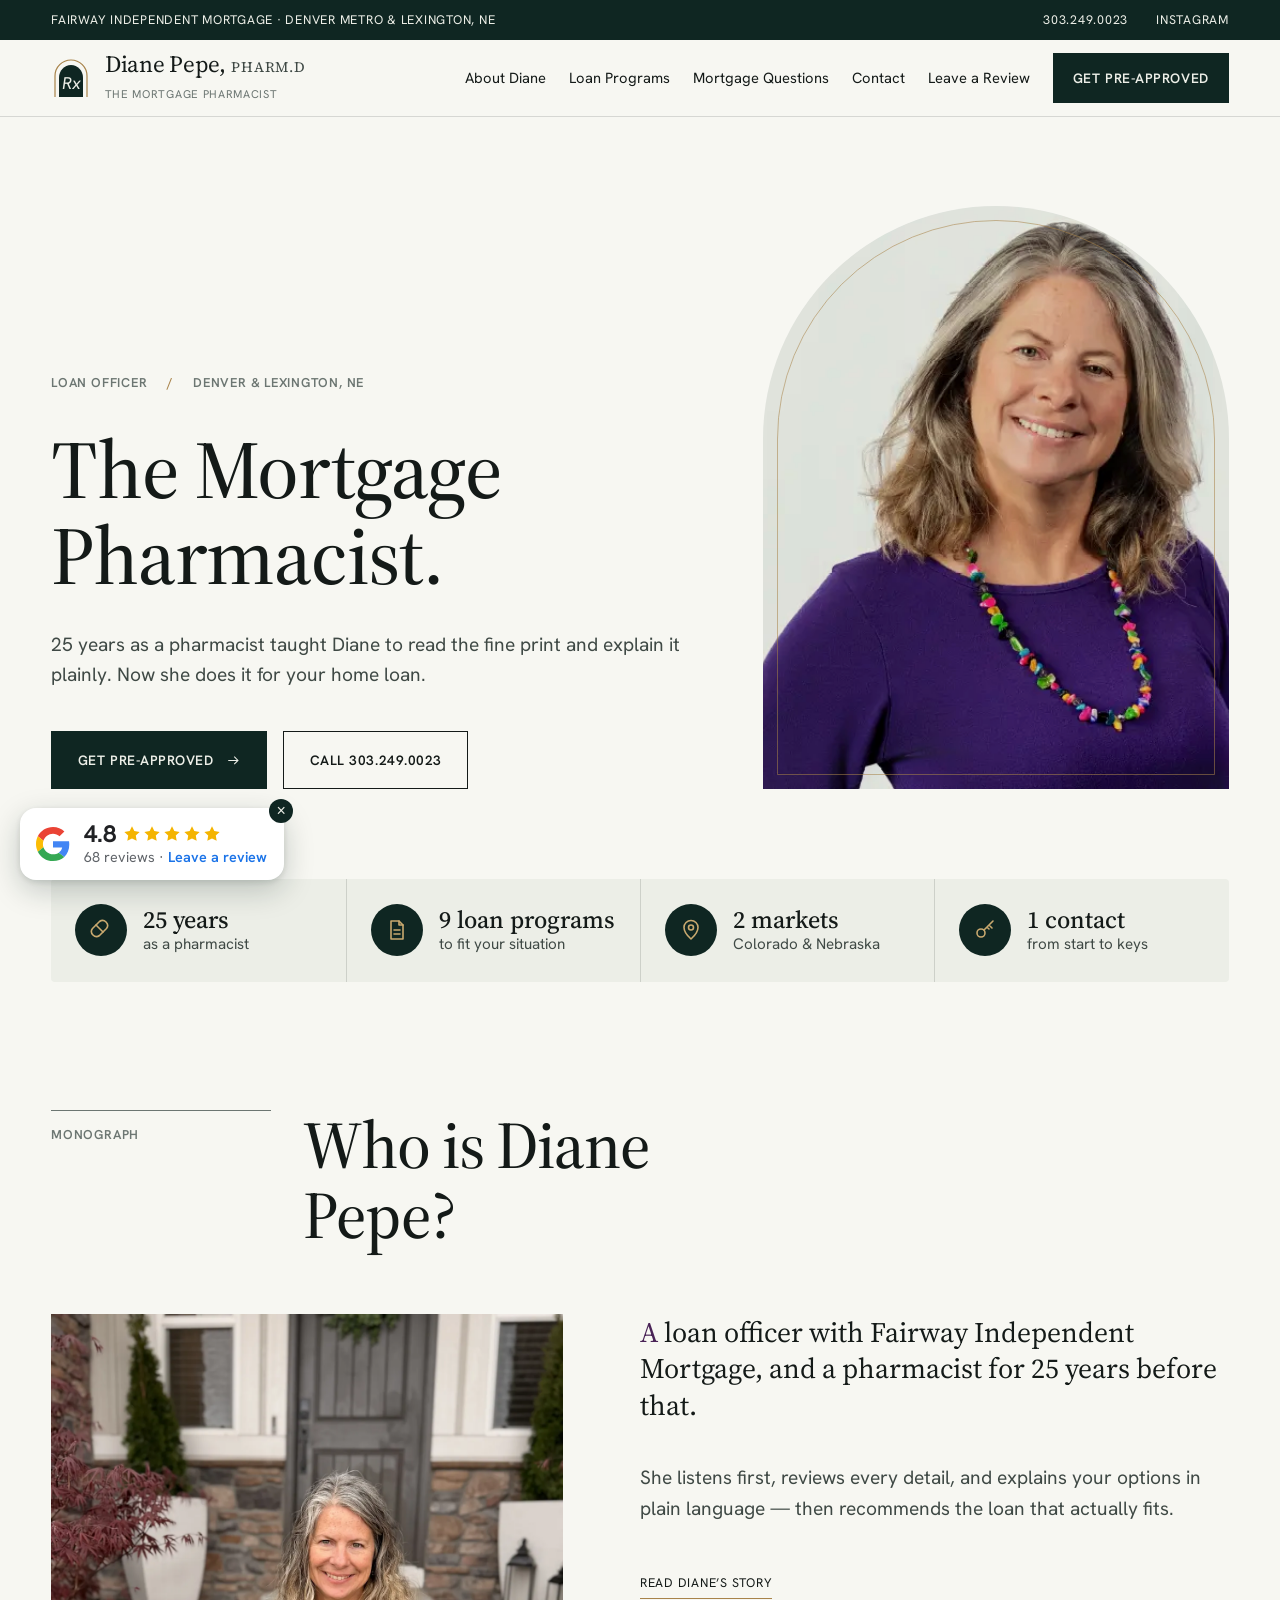
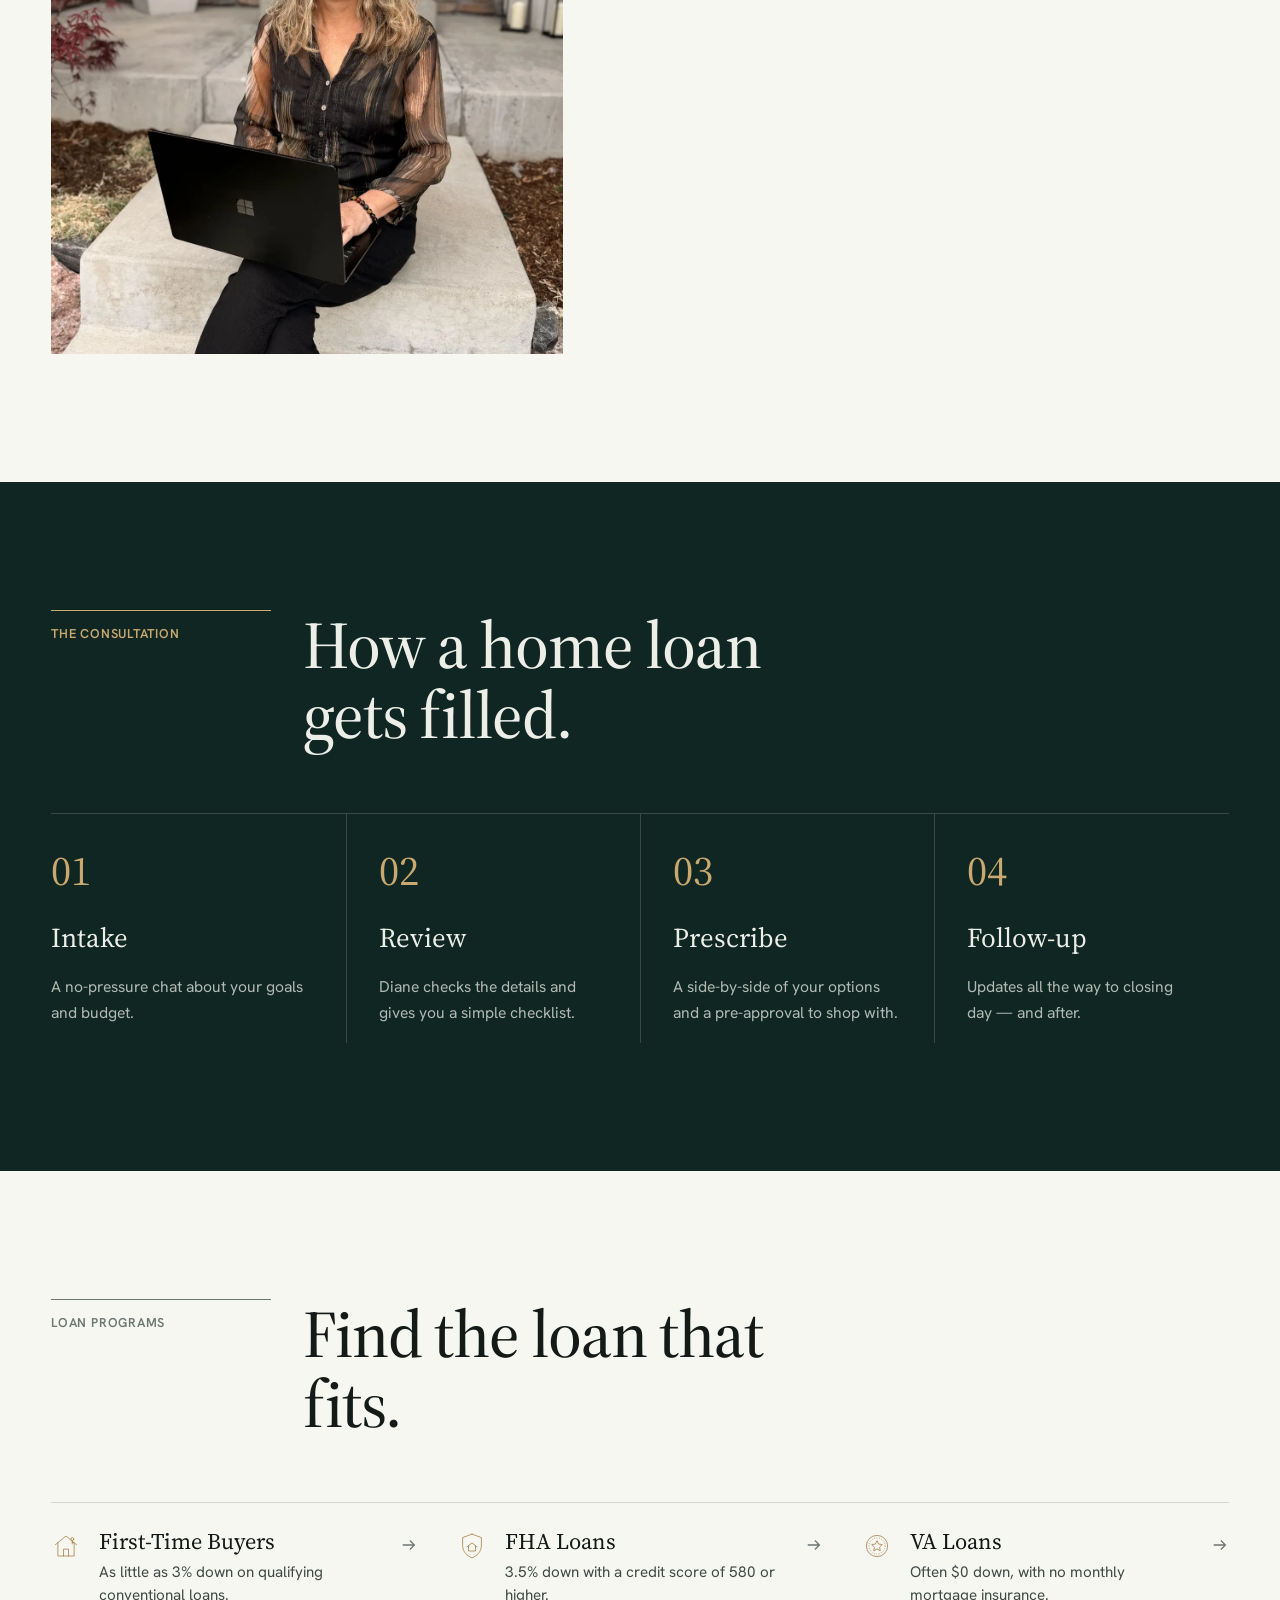
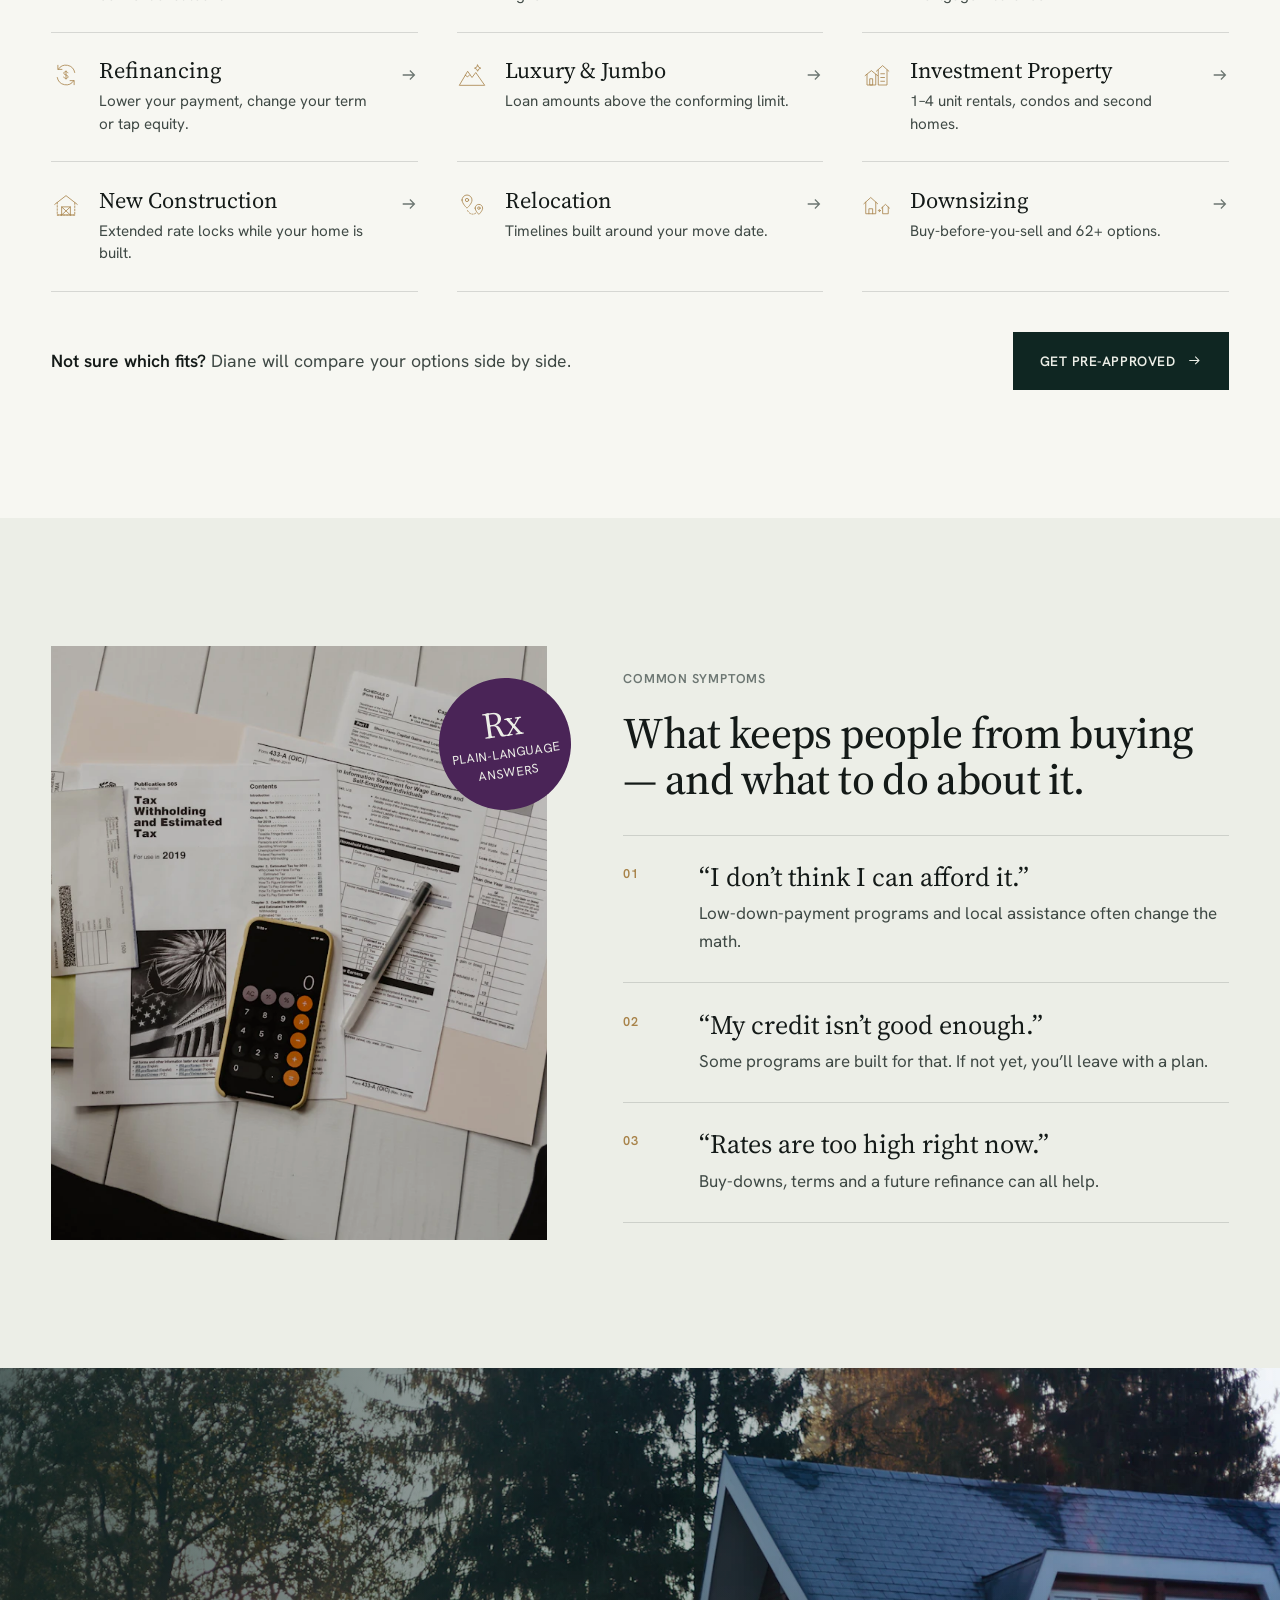
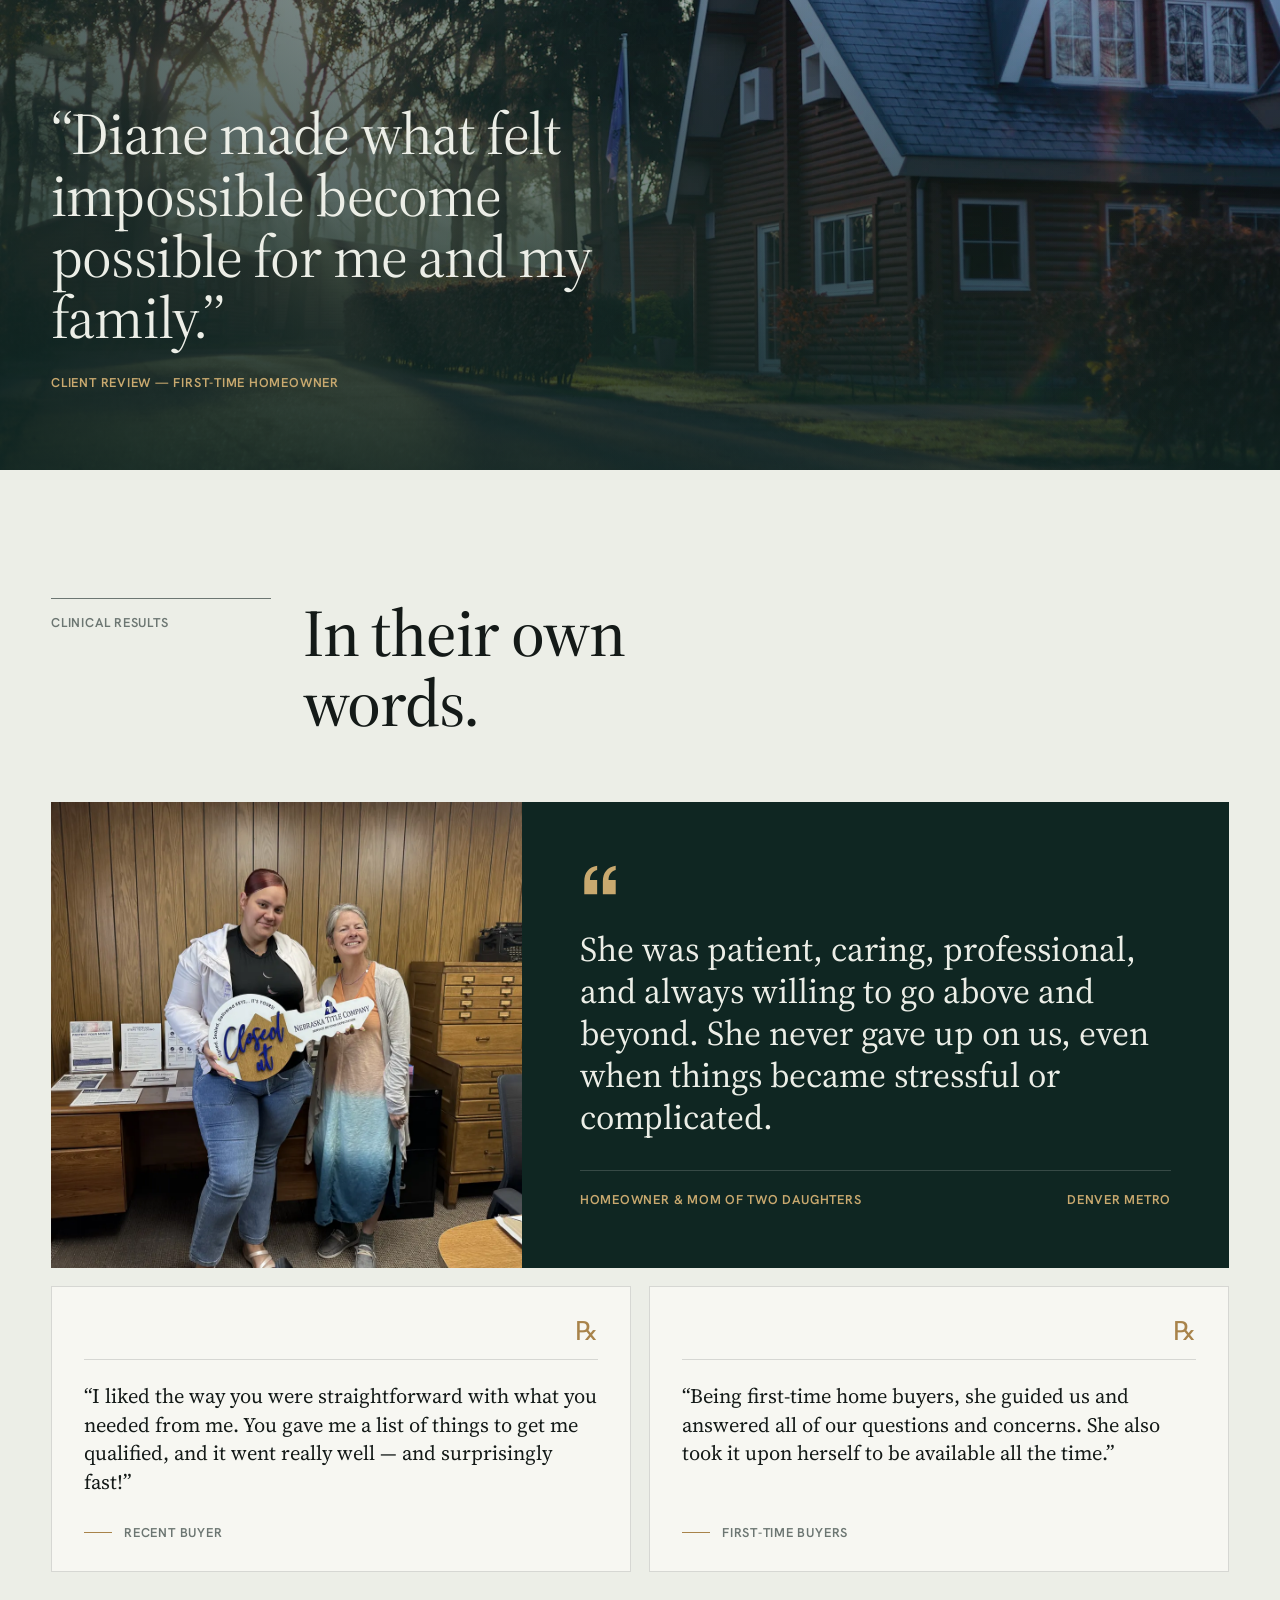
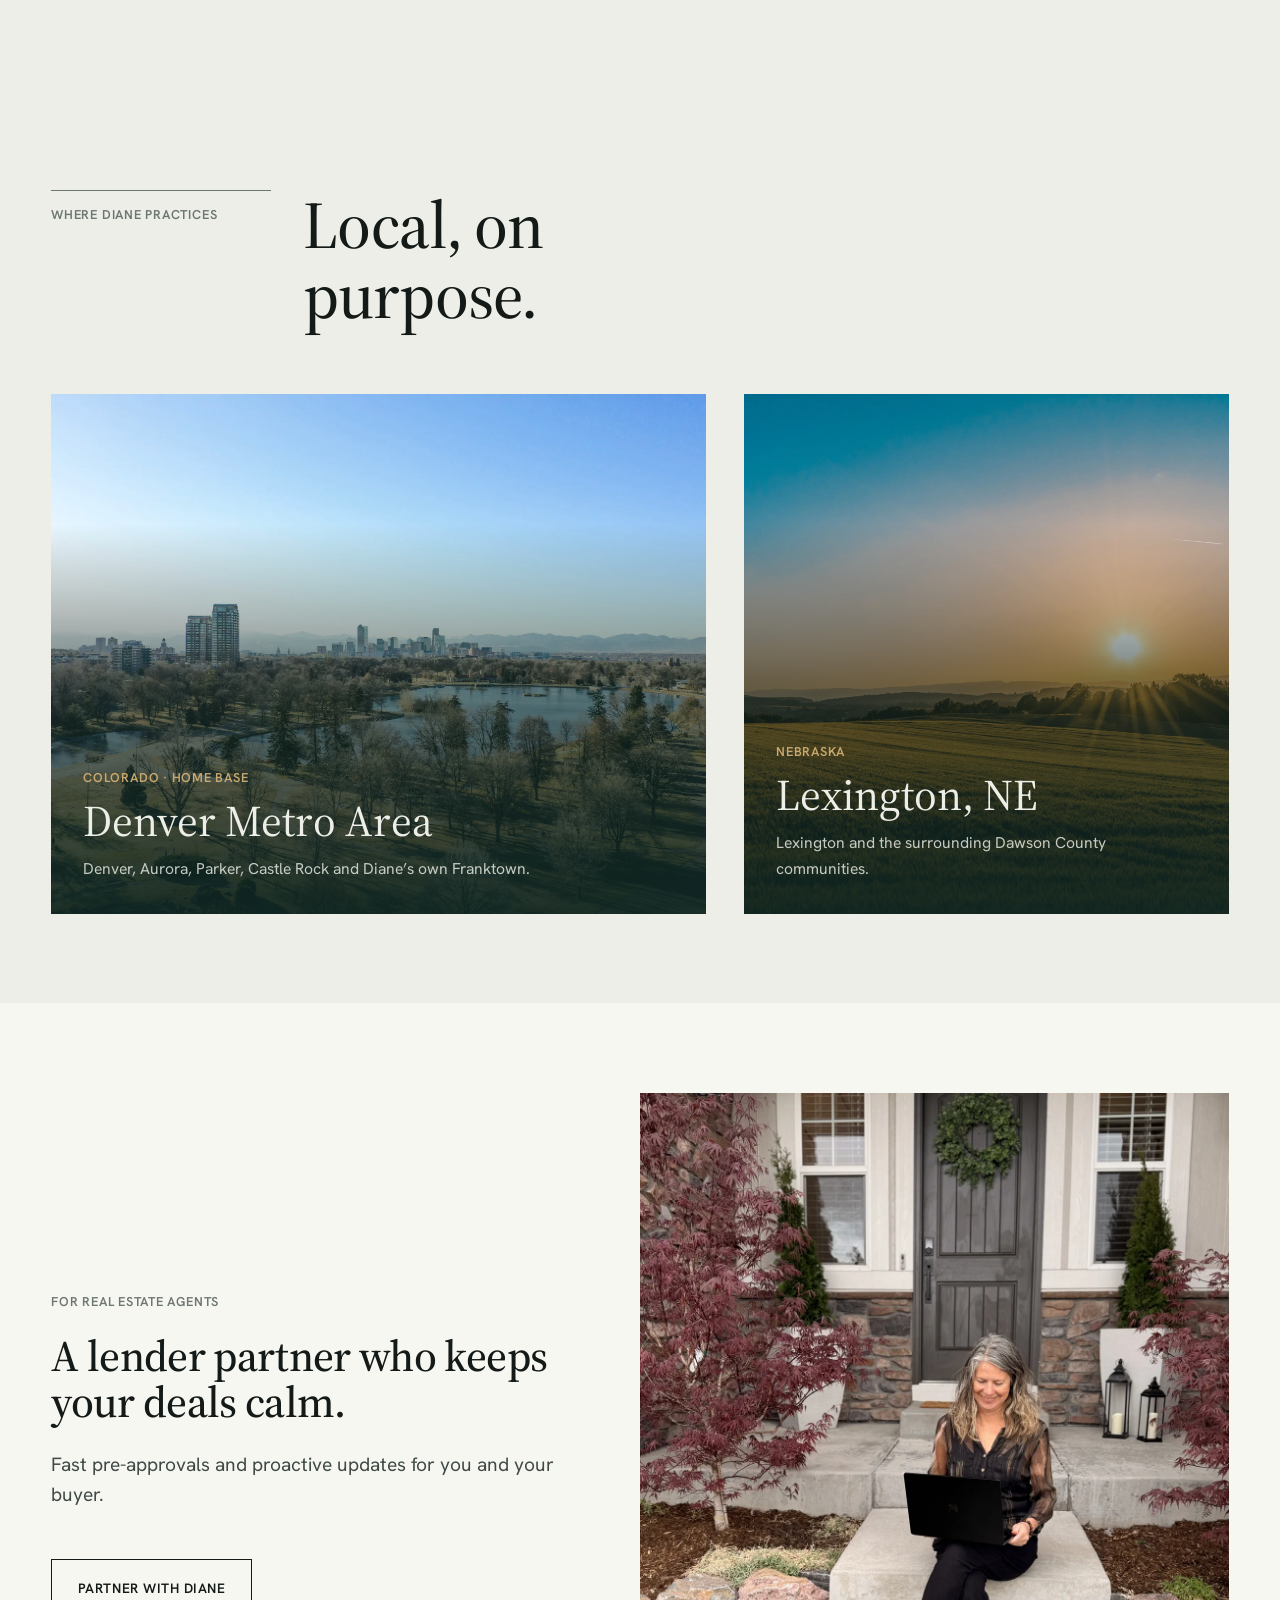
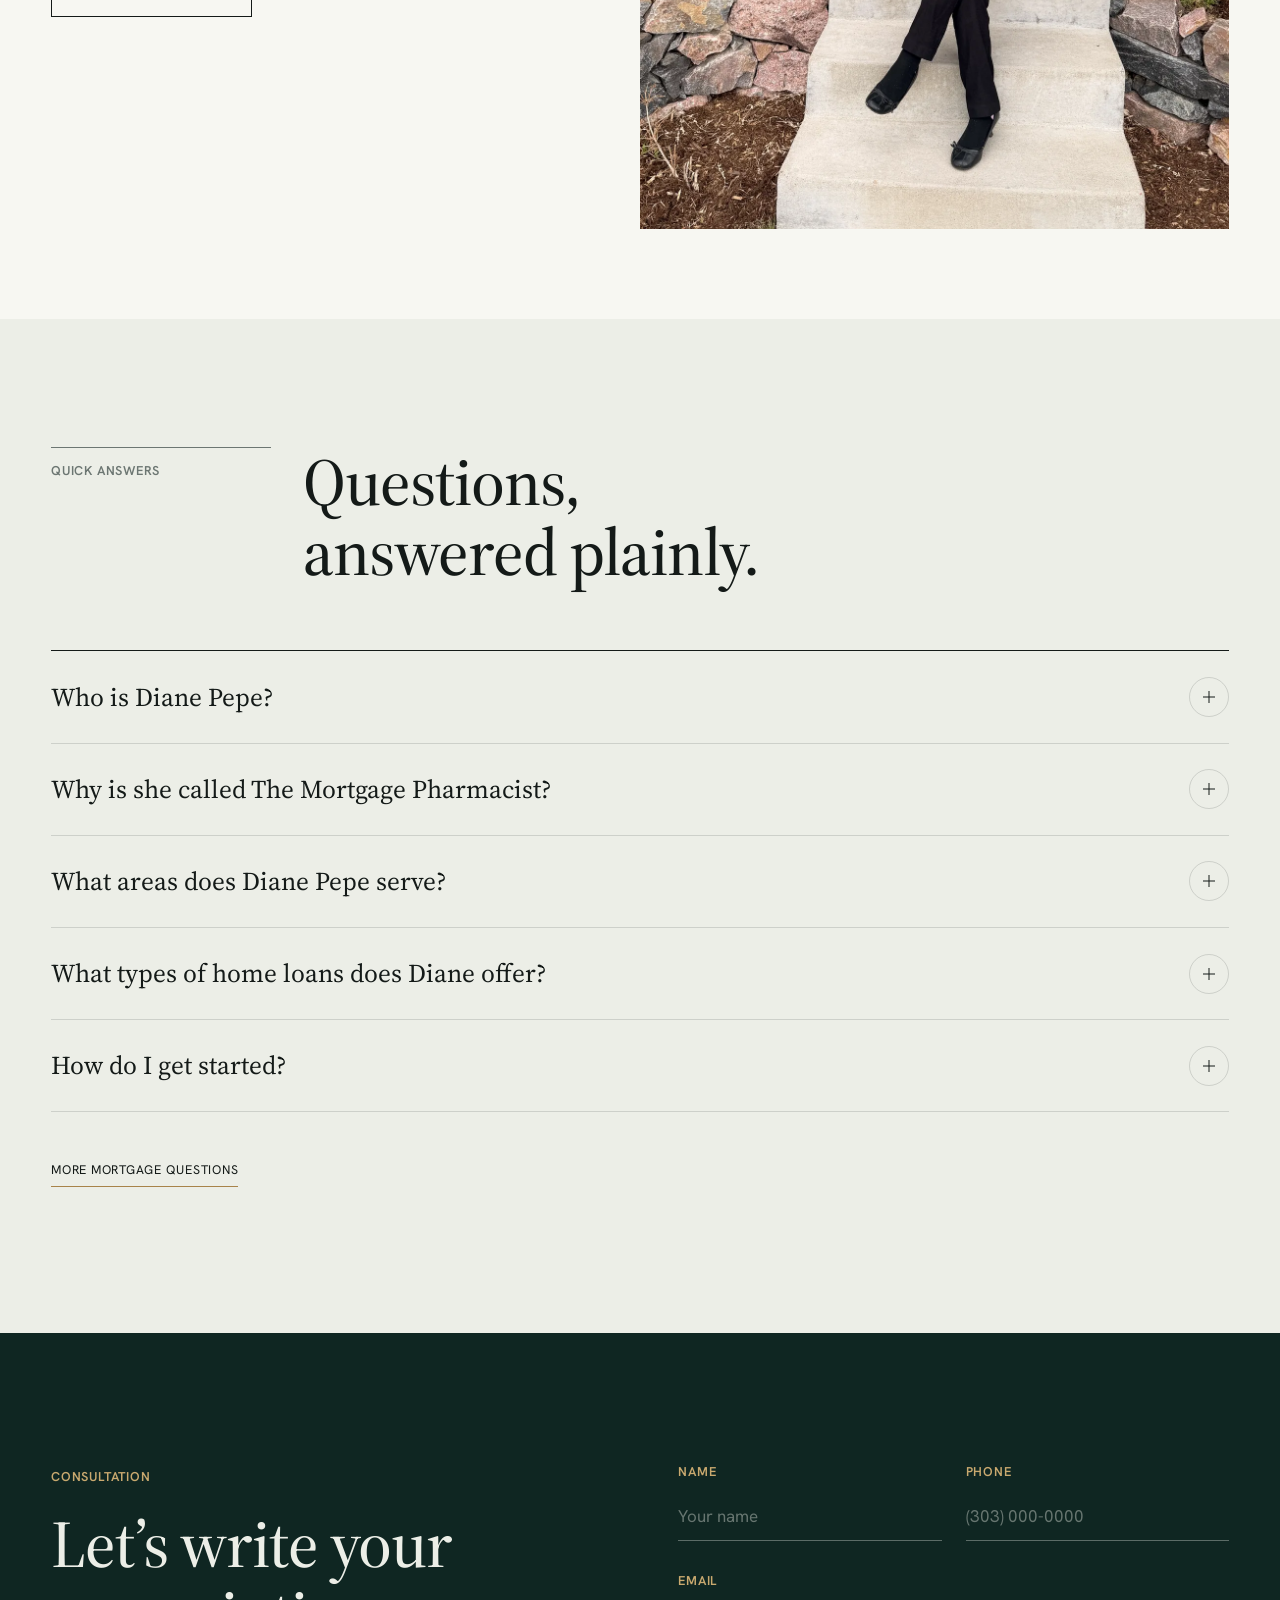
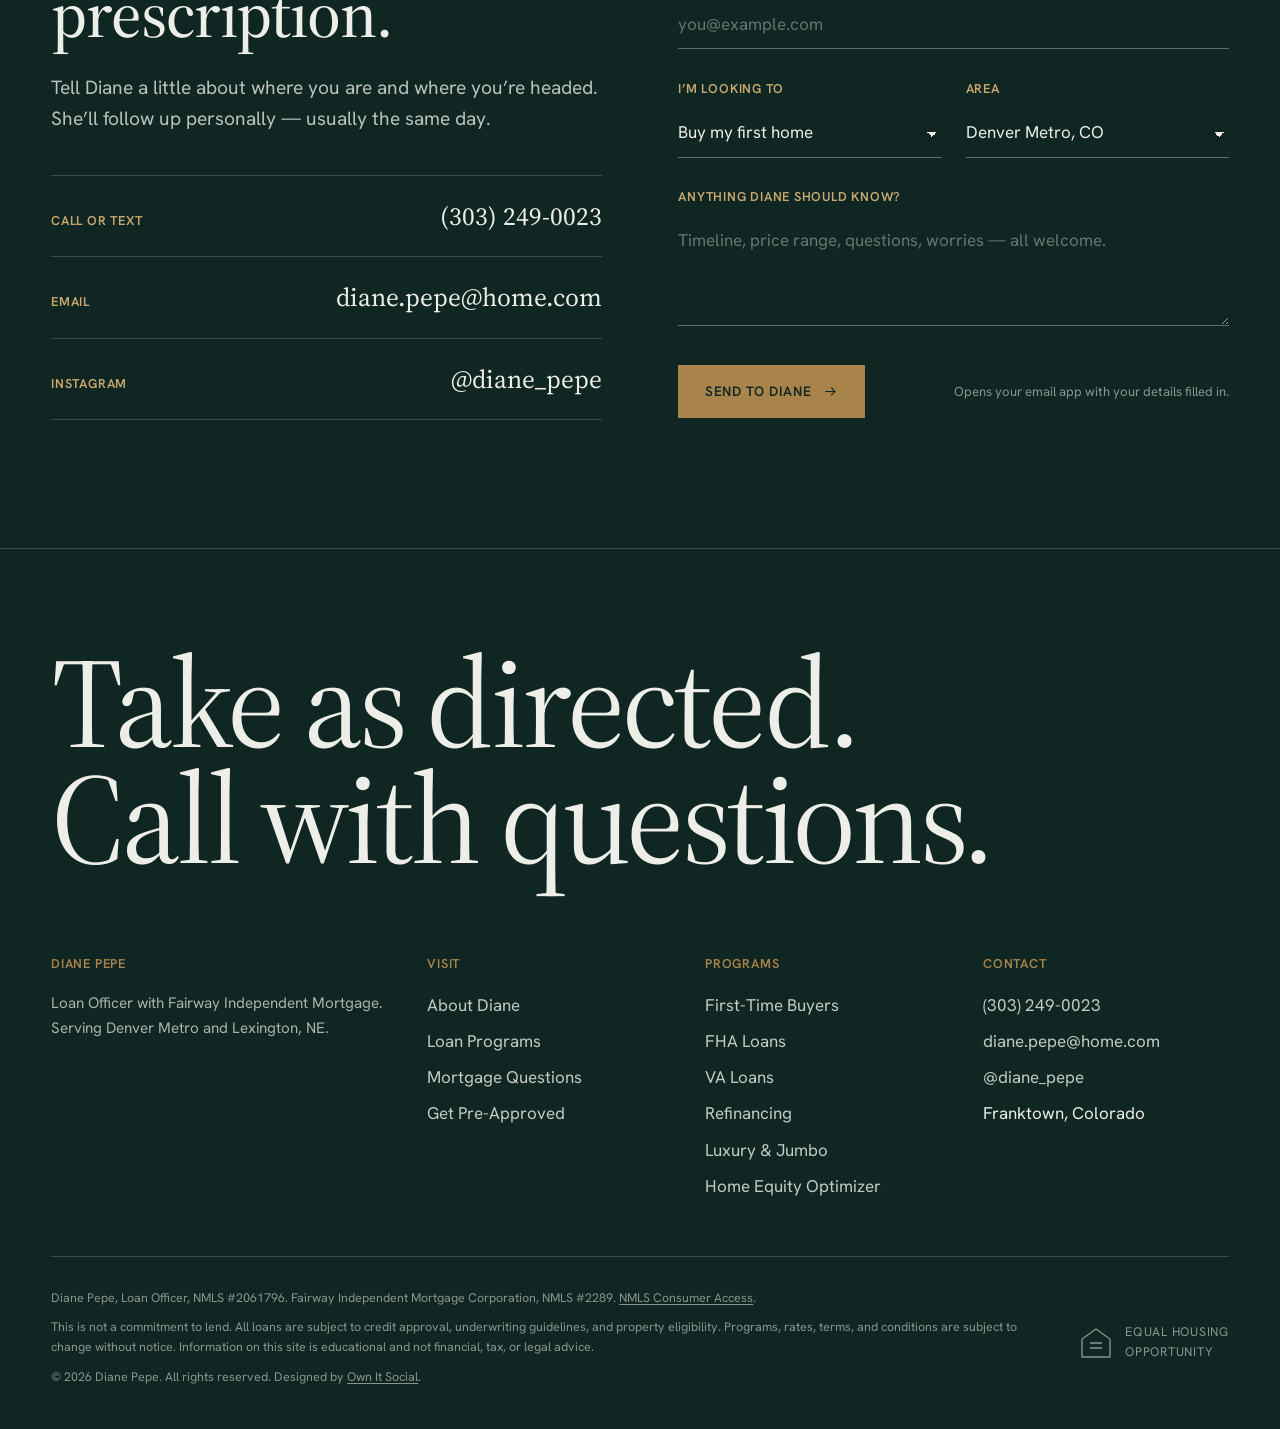
<file: index.html>
<!doctype html>
<html lang="en">
<head>
<meta charset="utf-8">
<meta name="viewport" content="width=device-width, initial-scale=1">
<meta name="theme-color" content="#0f2622">
<meta name="author" content="Diane Pepe">
<meta name="robots" content="index, follow, max-image-preview:large, max-snippet:-1">
<meta property="og:site_name" content="Diane Pepe — The Mortgage Pharmacist">
<meta property="og:locale" content="en_US">
<meta property="og:image" content="https://www.dianepepe.com/assets/img/og-diane-pepe.jpg">
<meta property="og:image:width" content="1200">
<meta property="og:image:height" content="630">
<meta name="twitter:card" content="summary_large_image">
<meta name="geo.region" content="US-CO">
<meta name="geo.placename" content="Denver Metro Area">
<link rel="icon" href="/favicon.svg" type="image/svg+xml">
<link rel="apple-touch-icon" href="/apple-touch-icon.png">
<link rel="manifest" href="/site.webmanifest">
<link rel="alternate" type="text/plain" href="/llms.txt" title="LLM-readable summary">
<link rel="preconnect" href="https://fonts.googleapis.com">
<link rel="preconnect" href="https://fonts.gstatic.com" crossorigin>
<link rel="stylesheet" href="https://fonts.googleapis.com/css2?family=Source+Serif+4:ital,opsz,wght@0,8..60,400;0,8..60,500;0,8..60,600;1,8..60,400;1,8..60,500&family=Hanken+Grotesk:wght@400;500;600;700&display=swap">
<link rel="stylesheet" href="/assets/css/site.css?v=438949c9">
<title>Diane Pepe, The Mortgage Pharmacist | Denver Loan Officer, Fairway Mortgage</title>
<meta name="description" content="Diane Pepe is a Denver-area loan officer with Fairway Independent Mortgage and a former pharmacist of 25 years. First-time buyer, FHA, VA, refinance and jumbo loans in Colorado and Lexington, Nebraska.">
<link rel="canonical" href="https://www.dianepepe.com/">
<meta property="og:type" content="website">
<meta property="og:url" content="https://www.dianepepe.com/">
<meta property="og:title" content="Diane Pepe, The Mortgage Pharmacist">
<meta property="og:description" content="A pharmacist for 25 years, now a loan officer. Clear answers, careful work, and a mortgage that fits — in the Denver Metro area and Lexington, Nebraska.">
<link rel="preload" as="image" href="/assets/img/diane-pepe.webp">
<script type="application/ld+json">
{
  "@context": "https://schema.org",
  "@graph": [
    {
      "@type": "WebSite",
      "@id": "https://www.dianepepe.com/#website",
      "url": "https://www.dianepepe.com/",
      "name": "Diane Pepe — The Mortgage Pharmacist",
      "inLanguage": "en-US",
      "publisher": { "@id": "https://www.dianepepe.com/#diane" }
    },
    {
      "@type": "Person",
      "@id": "https://www.dianepepe.com/#diane",
      "name": "Diane Pepe",
      "alternateName": "The Mortgage Pharmacist",
      "jobTitle": "Loan Officer",
      "description": "Diane Pepe is a loan officer with Fairway Independent Mortgage Corporation serving the Denver Metro area of Colorado and Lexington, Nebraska. Before mortgages, she worked as a pharmacist for 25 years, which is why clients call her The Mortgage Pharmacist.",
      "image": "https://www.dianepepe.com/assets/img/diane-pepe.jpg",
      "url": "https://www.dianepepe.com/about",
      "telephone": "+1-303-249-0023",
      "email": "mailto:diane.pepe@home.com",
      "worksFor": {
        "@type": "Organization",
        "name": "Fairway Independent Mortgage Corporation",
        "url": "https://www.fairway.com/"
      },
      "hasOccupation": [
        { "@type": "Occupation", "name": "Mortgage Loan Officer" },
        { "@type": "Occupation", "name": "Pharmacist", "description": "Practiced pharmacy for 25 years before moving into mortgage lending." }
      ],
      "knowsAbout": ["First-time home buyer loans", "FHA loans", "VA loans", "Conventional mortgages", "Jumbo loans", "Mortgage refinancing", "Investment property loans", "New construction loans", "Relocation mortgages", "Downsizing", "Down payment assistance", "Colorado real estate", "Nebraska real estate"],
      "sameAs": ["https://www.instagram.com/diane_pepe/"]
    },
    {
      "@type": ["FinancialService", "LocalBusiness"],
      "@id": "https://www.dianepepe.com/#business",
      "name": "Diane Pepe, The Mortgage Pharmacist — Fairway Independent Mortgage",
      "slogan": "The Mortgage Pharmacist",
      "url": "https://www.dianepepe.com/",
      "image": "https://www.dianepepe.com/assets/img/diane-pepe.jpg",
      "telephone": "+1-303-249-0023",
      "email": "diane.pepe@home.com",
      "founder": { "@id": "https://www.dianepepe.com/#diane" },
      "employee": { "@id": "https://www.dianepepe.com/#diane" },
      "parentOrganization": { "@type": "Organization", "name": "Fairway Independent Mortgage Corporation" },
      "address": { "@type": "PostalAddress", "addressLocality": "Franktown", "addressRegion": "CO", "postalCode": "80116", "addressCountry": "US" },
      "areaServed": [
        { "@type": "AdministrativeArea", "name": "Denver Metro Area, Colorado" },
        { "@type": "City", "name": "Denver", "containedInPlace": { "@type": "State", "name": "Colorado" } },
        { "@type": "City", "name": "Castle Rock", "containedInPlace": { "@type": "State", "name": "Colorado" } },
        { "@type": "City", "name": "Parker", "containedInPlace": { "@type": "State", "name": "Colorado" } },
        { "@type": "City", "name": "Lexington", "containedInPlace": { "@type": "State", "name": "Nebraska" } }
      ],
      "knowsLanguage": "en",
      "sameAs": ["https://www.instagram.com/diane_pepe/"],
      "hasOfferCatalog": {
        "@type": "OfferCatalog",
        "name": "Home loan programs",
        "itemListElement": [
          { "@type": "Offer", "itemOffered": { "@type": "LoanOrCredit", "name": "First-time home buyer loans", "url": "https://www.dianepepe.com/loan-programs#first-time-buyers" } },
          { "@type": "Offer", "itemOffered": { "@type": "LoanOrCredit", "name": "FHA loans", "url": "https://www.dianepepe.com/loan-programs#fha" } },
          { "@type": "Offer", "itemOffered": { "@type": "LoanOrCredit", "name": "VA loans", "url": "https://www.dianepepe.com/loan-programs#va" } },
          { "@type": "Offer", "itemOffered": { "@type": "LoanOrCredit", "name": "Refinancing", "url": "https://www.dianepepe.com/loan-programs#refinance" } },
          { "@type": "Offer", "itemOffered": { "@type": "LoanOrCredit", "name": "Luxury and jumbo loans", "url": "https://www.dianepepe.com/loan-programs#jumbo" } },
          { "@type": "Offer", "itemOffered": { "@type": "LoanOrCredit", "name": "Investment property loans", "url": "https://www.dianepepe.com/loan-programs#investment" } },
          { "@type": "Offer", "itemOffered": { "@type": "LoanOrCredit", "name": "New construction loans", "url": "https://www.dianepepe.com/loan-programs#new-construction" } },
          { "@type": "Offer", "itemOffered": { "@type": "LoanOrCredit", "name": "Relocation loans", "url": "https://www.dianepepe.com/loan-programs#relocation" } },
          { "@type": "Offer", "itemOffered": { "@type": "LoanOrCredit", "name": "Downsizing loans", "url": "https://www.dianepepe.com/loan-programs#downsizing" } }
        ]
      },
      "review": [
        { "@type": "Review", "author": { "@type": "Person", "name": "Verified client" }, "reviewBody": "I liked the way that you were straight forward with what you needed from me to make this work as well as it did. You gave me a list of things you needed to get me qualified for my loan and it went really well and surprisingly fast! Thanks for a great experience Diane!!" },
        { "@type": "Review", "author": { "@type": "Person", "name": "Verified client" }, "reviewBody": "Diane is such an incredible and passionate person that loves what she does. As a professional and person she cares about you. Being first time home buyers she guided us and answered all of our questions and concerns. She also took it upon herself to be available all the time. We appreciate Diane so much!" },
        { "@type": "Review", "author": { "@type": "Person", "name": "Verified client" }, "reviewBody": "Thank you for making our dream of our new home possible. We truly appreciate all your effort, patience and support throughout all the process. We are so grateful." },
        { "@type": "Review", "author": { "@type": "Person", "name": "Verified client" }, "reviewBody": "Diane made what felt impossible become possible for me and my family. From the very beginning she was patient, caring, professional, and always willing to go above and beyond to help me through every step of the process. She never gave up on us, even when things became stressful or complicated. I highly recommend her to anyone looking for someone who genuinely cares." }
      ]
    },
    {
      "@type": "WebPage",
      "@id": "https://www.dianepepe.com/#webpage",
      "url": "https://www.dianepepe.com/",
      "name": "Diane Pepe, The Mortgage Pharmacist | Denver Loan Officer",
      "isPartOf": { "@id": "https://www.dianepepe.com/#website" },
      "about": { "@id": "https://www.dianepepe.com/#diane" },
      "primaryImageOfPage": "https://www.dianepepe.com/assets/img/diane-pepe.jpg",
      "speakable": { "@type": "SpeakableSpecification", "cssSelector": [".monograph__answer", ".answer-box p"] }
    },
    {
      "@type": "FAQPage",
      "@id": "https://www.dianepepe.com/#faq",
      "mainEntity": [
        { "@type": "Question", "name": "Who is Diane Pepe?", "acceptedAnswer": { "@type": "Answer", "text": "Diane Pepe is a mortgage loan officer with Fairway Independent Mortgage Corporation. She serves home buyers and homeowners in the Denver Metro area of Colorado and in Lexington, Nebraska. Before becoming a loan officer she was a pharmacist for 25 years, and she is known as The Mortgage Pharmacist." } },
        { "@type": "Question", "name": "Why is Diane Pepe called The Mortgage Pharmacist?", "acceptedAnswer": { "@type": "Answer", "text": "Diane practiced pharmacy for 25 years before moving into mortgage lending. She brings the same habits to home loans: listening carefully, reviewing every detail, explaining things in plain language, and matching each client to the loan program that fits their situation." } },
        { "@type": "Question", "name": "What areas does Diane Pepe serve?", "acceptedAnswer": { "@type": "Answer", "text": "Diane focuses on the Denver Metro area, including Douglas County communities such as Franktown, Parker and Castle Rock, and on Lexington, Nebraska and the surrounding area." } },
        { "@type": "Question", "name": "What types of home loans does Diane Pepe offer?", "acceptedAnswer": { "@type": "Answer", "text": "Diane helps with first-time home buyer loans, FHA loans, VA loans, conventional loans, luxury and jumbo loans, refinancing, investment property loans, new construction financing, relocation loans and loans for people downsizing." } },
        { "@type": "Question", "name": "How do I get started with Diane Pepe?", "acceptedAnswer": { "@type": "Answer", "text": "Call or text Diane at (303) 249-0023, email diane.pepe@home.com, or request a consultation through her website. The first conversation is free and there is no obligation." } }
      ]
    }
  ]
}
</script>
</head>
<body>
<a class="skip" href="#main">Skip to content</a>
<div class="topbar">
  <div class="wrap">
    <span class="topbar__left">Fairway Independent Mortgage &middot; Denver Metro &amp; Lexington, NE</span>
    <span class="topbar__right">
      <a href="tel:+13032490023">303.249.0023</a>
      <a href="https://www.instagram.com/diane_pepe/" rel="me noopener" target="_blank">Instagram</a>
    </span>
  </div>
</div>
<header class="site-header">
  <div class="wrap">
    <a class="brand" href="/" aria-label="Diane Pepe, PharmD, The Mortgage Pharmacist — home">
      <svg class="brand__mark" viewBox="0 0 40 40" aria-hidden="true">
        <path d="M4 39V18C4 9.2 11.2 2 20 2s16 7.2 16 16v21" fill="none" stroke="#a8834a" stroke-width="1.2"/>
        <path d="M8 39V19.5C8 12.6 13.4 7 20 7s12 5.6 12 12.5V39" fill="#0f2622"/>
        <text x="20" y="31" text-anchor="middle" font-family="Source Serif 4, Georgia, serif" font-style="italic" font-size="17" fill="#eceee7">Rx</text>
      </svg>
      <span>
        <span class="brand__name">Diane Pepe, <span class="brand__cred">PHARM.D</span></span>
        <span class="brand__tag">The Mortgage Pharmacist</span>
      </span>
    </a>
    <button class="nav-toggle" aria-expanded="false" aria-controls="site-nav"><span>Menu</span>
      <svg width="22" height="10" viewBox="0 0 22 10" aria-hidden="true"><path d="M0 1h22M0 9h22" stroke="currentColor" stroke-width="1.2"/></svg>
    </button>
    <nav class="nav" id="site-nav" aria-label="Primary">
      <a href="/about">About Diane</a>
      <a href="/loan-programs">Loan Programs</a>
      <a href="/faq">Mortgage Questions</a>
      <a href="#consult">Contact</a>
      <a href="https://g.page/r/CcgWI3SUjpBbEAI/review" target="_blank" rel="noopener">Leave a Review</a>
      <a class="btn btn--solid" href="https://fairway.tidalwave.ai/signup/eywp9v" target="_blank" rel="noopener">Get Pre-Approved</a>
    </nav>
  </div>
</header>

<main id="main">

  <!-- Hero -->
  <section class="hero" aria-labelledby="hero-title">
    <div class="wrap hero__grid">
      <div>
        <p class="hero__eyebrow label"><span>Loan Officer</span><span>Denver &amp; Lexington, NE</span></p>
        <h1 id="hero-title" class="display h-xl">
          <span class="line">The Mortgage</span>
          <span class="line">Pharmacist.</span>
        </h1>
        <p class="lede">25 years as a pharmacist taught Diane to read the fine print and explain it plainly. Now she does it for your home loan.</p>
        <div class="hero__ctas">
          <a class="btn btn--solid" href="https://fairway.tidalwave.ai/signup/eywp9v" target="_blank" rel="noopener">Get Pre-Approved
            <svg viewBox="0 0 20 20" aria-hidden="true"><path d="M3 10h13M11 5l5 5-5 5" fill="none" stroke="currentColor" stroke-width="1.4"/></svg>
          </a>
          <a class="btn btn--ghost" href="tel:+13032490023">Call 303.249.0023</a>
        </div>
      </div>

      <div class="hero__portrait">
        <div class="arch">
          <img src="/assets/img/diane-pepe.webp" width="586" height="545" alt="Portrait of Diane Pepe, loan officer and former pharmacist, smiling in a purple top" fetchpriority="high">
        </div>
      </div>
    </div>
  </section>

  <!-- Ledger -->
  <section class="wrap" aria-label="At a glance">
    <div class="ledger">
      <ul>
        <li><span class="ledger__icon" aria-hidden="true"><svg width="24" height="24" viewBox="0 0 24 24" fill="none" stroke="currentColor" stroke-width="1.6" stroke-linecap="round" stroke-linejoin="round"><path d="M10.5 3.5a5 5 0 0 1 7 7l-7 7a5 5 0 0 1-7-7z"/><path d="M7 7l7 7"/></svg></span><span><strong>25 years</strong><span class="ledger__sub">as a pharmacist</span></span></li>
        <li><span class="ledger__icon" aria-hidden="true"><svg width="24" height="24" viewBox="0 0 24 24" fill="none" stroke="currentColor" stroke-width="1.6" stroke-linecap="round" stroke-linejoin="round"><path d="M6 3h8l4 4v14H6z"/><path d="M14 3v4h4M9 12h6M9 16h6"/></svg></span><span><strong>9 loan programs</strong><span class="ledger__sub">to fit your situation</span></span></li>
        <li><span class="ledger__icon" aria-hidden="true"><svg width="24" height="24" viewBox="0 0 24 24" fill="none" stroke="currentColor" stroke-width="1.6" stroke-linecap="round" stroke-linejoin="round"><path d="M12 21s-7-6.2-7-11.5a7 7 0 0 1 14 0C19 14.8 12 21 12 21z"/><circle cx="12" cy="9.5" r="2.5"/></svg></span><span><strong>2 markets</strong><span class="ledger__sub">Colorado &amp; Nebraska</span></span></li>
        <li><span class="ledger__icon" aria-hidden="true"><svg width="24" height="24" viewBox="0 0 24 24" fill="none" stroke="currentColor" stroke-width="1.6" stroke-linecap="round" stroke-linejoin="round"><circle cx="8" cy="15" r="4"/><path d="M11 12l9-9M16 7l3 3M14 9l2 2"/></svg></span><span><strong>1 contact</strong><span class="ledger__sub">from start to keys</span></span></li>
      </ul>
    </div>
  </section>

  <!-- Monograph -->
  <section class="section" id="about" aria-labelledby="mono-title">
    <div class="wrap">
      <div class="sec-head">
        <span class="sec-head__num label">Monograph</span>
        <h2 id="mono-title" class="display h-lg">Who is Diane Pepe?</h2>
      </div>
      <div class="monograph">
        <figure class="monograph__photo reveal">
          <img src="/assets/img/diane-porch.webp" width="1200" height="1600" loading="lazy" alt="Diane Pepe smiling on a front porch with her laptop">
        </figure>
        <div class="reveal">
          <p class="monograph__answer">A loan officer with Fairway Independent Mortgage, and a pharmacist for 25 years before that.</p>
          <p class="lede">She listens first, reviews every detail, and explains your options in plain language &mdash; then recommends the loan that actually fits.</p>
          <p class="center-cta"><a class="link-line" href="/about">Read Diane&rsquo;s story</a></p>
        </div>
      </div>
    </div>
  </section>

  <!-- Process -->
  <section class="section section--bottle" aria-labelledby="process-title">
    <div class="wrap">
      <div class="sec-head">
        <span class="sec-head__num label">The Consultation</span>
        <div>
          <h2 id="process-title" class="display h-lg">How a home loan gets filled.</h2>
        </div>
      </div>
      <ol class="process">
        <li class="reveal">
          <span class="process__n">01</span>
          <h3>Intake</h3>
          <p>A no-pressure chat about your goals and budget.</p>
        </li>
        <li class="reveal">
          <span class="process__n">02</span>
          <h3>Review</h3>
          <p>Diane checks the details and gives you a simple checklist.</p>
        </li>
        <li class="reveal">
          <span class="process__n">03</span>
          <h3>Prescribe</h3>
          <p>A side-by-side of your options and a pre-approval to shop with.</p>
        </li>
        <li class="reveal">
          <span class="process__n">04</span>
          <h3>Follow-up</h3>
          <p>Updates all the way to closing day &mdash; and after.</p>
        </li>
      </ol>
    </div>
  </section>

  <!-- Loan programs -->
  <section class="section" id="programs" aria-labelledby="formulary-title">
    <div class="wrap">
      <div class="sec-head">
        <span class="sec-head__num label">Loan Programs</span>
        <div>
          <h2 id="formulary-title" class="display h-lg">Find the loan that fits.</h2>
        </div>
      </div>
      <ul class="progs">
        <li><a class="prog" href="/loan-programs#first-time-buyers">
          <svg class="prog__icon" width="30" height="30" aria-hidden="true"><use href="/assets/img/icons.svg#i-first"/></svg>
          <span class="prog__body"><span class="prog__name">First-Time Buyers</span><span class="prog__fact">As little as 3% down on qualifying conventional loans.</span></span>
          <svg class="prog__arrow" width="18" height="18" viewBox="0 0 20 20" aria-hidden="true"><path d="M3 10h13M11 5l5 5-5 5" fill="none" stroke="currentColor" stroke-width="1.4"/></svg>
        </a></li>
        <li><a class="prog" href="/loan-programs#fha">
          <svg class="prog__icon" width="30" height="30" aria-hidden="true"><use href="/assets/img/icons.svg#i-fha"/></svg>
          <span class="prog__body"><span class="prog__name">FHA Loans</span><span class="prog__fact">3.5% down with a credit score of 580 or higher.</span></span>
          <svg class="prog__arrow" width="18" height="18" viewBox="0 0 20 20" aria-hidden="true"><path d="M3 10h13M11 5l5 5-5 5" fill="none" stroke="currentColor" stroke-width="1.4"/></svg>
        </a></li>
        <li><a class="prog" href="/loan-programs#va">
          <svg class="prog__icon" width="30" height="30" aria-hidden="true"><use href="/assets/img/icons.svg#i-va"/></svg>
          <span class="prog__body"><span class="prog__name">VA Loans</span><span class="prog__fact">Often $0 down, with no monthly mortgage insurance.</span></span>
          <svg class="prog__arrow" width="18" height="18" viewBox="0 0 20 20" aria-hidden="true"><path d="M3 10h13M11 5l5 5-5 5" fill="none" stroke="currentColor" stroke-width="1.4"/></svg>
        </a></li>
        <li><a class="prog" href="/loan-programs#refinance">
          <svg class="prog__icon" width="30" height="30" aria-hidden="true"><use href="/assets/img/icons.svg#i-refi"/></svg>
          <span class="prog__body"><span class="prog__name">Refinancing</span><span class="prog__fact">Lower your payment, change your term or tap equity.</span></span>
          <svg class="prog__arrow" width="18" height="18" viewBox="0 0 20 20" aria-hidden="true"><path d="M3 10h13M11 5l5 5-5 5" fill="none" stroke="currentColor" stroke-width="1.4"/></svg>
        </a></li>
        <li><a class="prog" href="/loan-programs#jumbo">
          <svg class="prog__icon" width="30" height="30" aria-hidden="true"><use href="/assets/img/icons.svg#i-jumbo"/></svg>
          <span class="prog__body"><span class="prog__name">Luxury &amp; Jumbo</span><span class="prog__fact">Loan amounts above the conforming limit.</span></span>
          <svg class="prog__arrow" width="18" height="18" viewBox="0 0 20 20" aria-hidden="true"><path d="M3 10h13M11 5l5 5-5 5" fill="none" stroke="currentColor" stroke-width="1.4"/></svg>
        </a></li>
        <li><a class="prog" href="/loan-programs#investment">
          <svg class="prog__icon" width="30" height="30" aria-hidden="true"><use href="/assets/img/icons.svg#i-invest"/></svg>
          <span class="prog__body"><span class="prog__name">Investment Property</span><span class="prog__fact">1&ndash;4 unit rentals, condos and second homes.</span></span>
          <svg class="prog__arrow" width="18" height="18" viewBox="0 0 20 20" aria-hidden="true"><path d="M3 10h13M11 5l5 5-5 5" fill="none" stroke="currentColor" stroke-width="1.4"/></svg>
        </a></li>
        <li><a class="prog" href="/loan-programs#new-construction">
          <svg class="prog__icon" width="30" height="30" aria-hidden="true"><use href="/assets/img/icons.svg#i-build"/></svg>
          <span class="prog__body"><span class="prog__name">New Construction</span><span class="prog__fact">Extended rate locks while your home is built.</span></span>
          <svg class="prog__arrow" width="18" height="18" viewBox="0 0 20 20" aria-hidden="true"><path d="M3 10h13M11 5l5 5-5 5" fill="none" stroke="currentColor" stroke-width="1.4"/></svg>
        </a></li>
        <li><a class="prog" href="/loan-programs#relocation">
          <svg class="prog__icon" width="30" height="30" aria-hidden="true"><use href="/assets/img/icons.svg#i-move"/></svg>
          <span class="prog__body"><span class="prog__name">Relocation</span><span class="prog__fact">Timelines built around your move date.</span></span>
          <svg class="prog__arrow" width="18" height="18" viewBox="0 0 20 20" aria-hidden="true"><path d="M3 10h13M11 5l5 5-5 5" fill="none" stroke="currentColor" stroke-width="1.4"/></svg>
        </a></li>
        <li><a class="prog" href="/loan-programs#downsizing">
          <svg class="prog__icon" width="30" height="30" aria-hidden="true"><use href="/assets/img/icons.svg#i-down"/></svg>
          <span class="prog__body"><span class="prog__name">Downsizing</span><span class="prog__fact">Buy-before-you-sell and 62+ options.</span></span>
          <svg class="prog__arrow" width="18" height="18" viewBox="0 0 20 20" aria-hidden="true"><path d="M3 10h13M11 5l5 5-5 5" fill="none" stroke="currentColor" stroke-width="1.4"/></svg>
        </a></li>
      </ul>
      <div class="progs__cta">
        <p><strong>Not sure which fits?</strong> Diane will compare your options side by side.</p>
        <a class="btn btn--solid" href="https://fairway.tidalwave.ai/signup/eywp9v" target="_blank" rel="noopener">Get Pre-Approved
          <svg viewBox="0 0 20 20" aria-hidden="true"><path d="M3 10h13M11 5l5 5-5 5" fill="none" stroke="currentColor" stroke-width="1.4"/></svg></a>
      </div>
    </div>
  </section>

  <!-- Symptoms -->
  <section class="section section--chalk" aria-labelledby="symptoms-title">
    <div class="wrap symptoms">
      <div class="symptoms__img reveal">
        <img src="/assets/img/paperwork.webp" width="1400" height="933" loading="lazy" alt="Mortgage paperwork, a calculator and a pen on a desk">
        <div class="stamp"><div><span>Rx</span>Plain-language<br>answers</div></div>
      </div>
      <div>
        <span class="label">Common Symptoms</span>
        <h2 id="symptoms-title" class="display h-md" style="margin:1.25rem 0 2rem">What keeps people from buying &mdash; and what to do about it.</h2>
        <ul class="sym-list">
          <li class="reveal">
            <span class="label label--brass">01</span>
            <div><h3>&ldquo;I don&rsquo;t think I can afford it.&rdquo;</h3>
            <p>Low-down-payment programs and local assistance often change the math.</p></div>
          </li>
          <li class="reveal">
            <span class="label label--brass">02</span>
            <div><h3>&ldquo;My credit isn&rsquo;t good enough.&rdquo;</h3>
            <p>Some programs are built for that. If not yet, you&rsquo;ll leave with a plan.</p></div>
          </li>
          <li class="reveal">
            <span class="label label--brass">03</span>
            <div><h3>&ldquo;Rates are too high right now.&rdquo;</h3>
            <p>Buy-downs, terms and a future refinance can all help.</p></div>
          </li>
        </ul>
      </div>
    </div>
  </section>

  <!-- Band -->
  <section class="band" aria-label="Client words">
    <div class="band__img"><img src="/assets/img/home-dusk.webp" width="1400" height="934" loading="lazy" alt="A brick family home at dusk, framed by tall trees"></div>
    <div class="wrap">
      <blockquote class="reveal">&ldquo;Diane made what felt impossible become possible for me and my family.&rdquo;</blockquote>
      <cite class="label" style="color:var(--brass-lt)">Client review &mdash; first-time homeowner</cite>
    </div>
  </section>

  <!-- Reviews -->
  <section class="section section--chalk" id="reviews" aria-labelledby="reviews-title">
    <div class="wrap">
      <div class="sec-head">
        <span class="sec-head__num label">Clinical Results</span>
        <div>
          <h2 id="reviews-title" class="display h-lg">In their own words.</h2>
        </div>
      </div>
      <div class="reviews">
        <figure class="review review--lead reveal">
          <div class="review--lead__img"><img src="/assets/img/closing-key.webp" width="1400" height="1050" loading="lazy" alt="Diane Pepe celebrating with a new homeowner holding a &lsquo;Closed it&rsquo; key on closing day" style="object-position:58% center"></div>
          <div class="review--lead__body">
            <svg class="review__q" viewBox="0 0 28 28" aria-hidden="true"><path d="M3 24V15c0-6 3-10 9-11v3c-3 1-5 3-5 7h5v10H3Zm13 0V15c0-6 3-10 9-11v3c-3 1-5 3-5 7h5v10h-9Z" fill="currentColor"/></svg>
            <blockquote>She was patient, caring, professional, and always willing to go above and beyond. She never gave up on us, even when things became stressful or complicated.</blockquote>
            <figcaption><span class="label">Homeowner &amp; mom of two daughters</span><span class="label">Denver Metro</span></figcaption>
          </div>
        </figure>
        <figure class="review reveal">
          <div class="review__top"><span></span><span class="review__mark" aria-hidden="true">&#8478;</span></div>
          <blockquote>&ldquo;I liked the way you were straightforward with what you needed from me. You gave me a list of things to get me qualified, and it went really well &mdash; and surprisingly fast!&rdquo;</blockquote>
          <figcaption class="label">Recent buyer</figcaption>
        </figure>
        <figure class="review reveal">
          <div class="review__top"><span></span><span class="review__mark" aria-hidden="true">&#8478;</span></div>
          <blockquote>&ldquo;Being first-time home buyers, she guided us and answered all of our questions and concerns. She also took it upon herself to be available all the time.&rdquo;</blockquote>
          <figcaption class="label">First-time buyers</figcaption>
        </figure>
      </div>
    </div>
  </section>

  <!-- Markets -->
  <section class="section section--tight section--chalk" id="markets" aria-labelledby="markets-title">
    <div class="wrap">
      <div class="sec-head">
        <span class="sec-head__num label">Where Diane Practices</span>
        <div>
          <h2 id="markets-title" class="display h-lg">Local, on purpose.</h2>
        </div>
      </div>
      <div class="markets">
        <article class="market reveal">
          <img src="/assets/img/denver-city-park.webp" width="2200" height="1467" loading="lazy" alt="Denver skyline seen across City Park on a clear day">
          <div class="market__body">
            <span class="label">Colorado &middot; Home base</span>
            <h3>Denver Metro Area</h3>
            <p>Denver, Aurora, Parker, Castle Rock and Diane&rsquo;s own Franktown.</p>
          </div>
        </article>
        <article class="market reveal">
          <img src="/assets/img/nebraska-fields.webp" width="1800" height="1200" loading="lazy" alt="Golden farmland at sunset on the Nebraska plains">
          <div class="market__body">
            <span class="label">Nebraska</span>
            <h3>Lexington, NE</h3>
            <p>Lexington and the surrounding Dawson County communities.</p>
          </div>
        </article>
      </div>
    </div>
  </section>

  <!-- Agents -->
  <section class="section section--tight" aria-labelledby="agents-title">
    <div class="wrap monograph" style="align-items:center">
      <div>
        <span class="label">For Real Estate Agents</span>
        <h2 id="agents-title" class="display h-md" style="margin:1.25rem 0 1.5rem">A lender partner who keeps your deals calm.</h2>
        <p class="lede">Fast pre-approvals and proactive updates for you and your buyer.</p>
        <p class="center-cta mt-0"><a class="btn btn--ghost" href="mailto:diane.pepe@home.com?subject=Agent%20partnership">Partner with Diane</a></p>
      </div>
      <figure class="monograph__photo reveal">
        <img src="/assets/img/diane-front-steps.webp" width="1200" height="1500" loading="lazy" alt="Diane Pepe working on her laptop on the front steps of a home">
      </figure>
    </div>
  </section>

  <!-- FAQ preview -->
  <section class="section section--chalk" aria-labelledby="faq-title">
    <div class="wrap">
      <div class="sec-head">
        <span class="sec-head__num label">Quick Answers</span>
        <div>
          <h2 id="faq-title" class="display h-lg">Questions, answered plainly.</h2>
        </div>
      </div>
      <div class="faq">
        <details>
          <summary>Who is Diane Pepe?<span class="pm" aria-hidden="true"></span></summary>
          <div class="faq__a"><p>Diane Pepe is a mortgage loan officer with Fairway Independent Mortgage Corporation. She serves home buyers and homeowners in the Denver Metro area of Colorado and in Lexington, Nebraska. Before becoming a loan officer she was a pharmacist for 25 years, and she is known as The Mortgage Pharmacist.</p></div>
        </details>
        <details>
          <summary>Why is she called The Mortgage Pharmacist?<span class="pm" aria-hidden="true"></span></summary>
          <div class="faq__a"><p>Diane practiced pharmacy for 25 years before moving into mortgage lending. She brings the same habits to home loans: listening carefully, reviewing every detail, explaining things in plain language, and matching each client to the loan program that fits their situation.</p></div>
        </details>
        <details>
          <summary>What areas does Diane Pepe serve?<span class="pm" aria-hidden="true"></span></summary>
          <div class="faq__a"><p>Diane focuses on the Denver Metro area, including Douglas County communities such as Franktown, Parker and Castle Rock, and on Lexington, Nebraska and the surrounding area.</p></div>
        </details>
        <details>
          <summary>What types of home loans does Diane offer?<span class="pm" aria-hidden="true"></span></summary>
          <div class="faq__a"><p>First-time home buyer loans, FHA loans, VA loans, conventional loans, luxury and jumbo loans, refinancing, investment property loans, new construction financing, relocation loans, and loans for people downsizing. <a href="/loan-programs">See every program</a>.</p></div>
        </details>
        <details>
          <summary>How do I get started?<span class="pm" aria-hidden="true"></span></summary>
          <div class="faq__a"><p>Call or text Diane at <a href="tel:+13032490023">(303) 249-0023</a>, email <a href="mailto:diane.pepe@home.com">diane.pepe@home.com</a>, or <a href="#consult">request a consultation</a> below. The first conversation is free and there is no obligation.</p></div>
        </details>
      </div>
      <p class="center-cta"><a class="link-line" href="/faq">More mortgage questions</a></p>
    </div>
  </section>

  <section class="section section--bottle" id="consult" aria-labelledby="consult-title">
    <div class="wrap consult">
      <div>
        <span class="label">Consultation</span>
        <h2 id="consult-title" class="display h-lg" style="margin-top:1.25rem">Let&rsquo;s write your prescription.</h2>
        <p class="lede">Tell Diane a little about where you are and where you&rsquo;re headed. She&rsquo;ll follow up personally &mdash; usually the same day.</p>
        <div class="consult__direct">
          <a href="tel:+13032490023"><span class="label">Call or text</span><span>(303) 249-0023</span></a>
          <a href="mailto:diane.pepe@home.com"><span class="label">Email</span><span>diane.pepe@home.com</span></a>
          <a href="https://www.instagram.com/diane_pepe/" rel="me noopener" target="_blank"><span class="label">Instagram</span><span>@diane_pepe</span></a>
        </div>
      </div>
      <form class="form" id="consult-form" data-to="diane.pepe@home.com" novalidate>
        <div class="field"><label class="label" for="f-name">Name</label><input id="f-name" name="name" autocomplete="name" required placeholder="Your name"></div>
        <div class="field"><label class="label" for="f-phone">Phone</label><input id="f-phone" name="phone" type="tel" autocomplete="tel" placeholder="(303) 000-0000"></div>
        <div class="field full"><label class="label" for="f-email">Email</label><input id="f-email" name="email" type="email" autocomplete="email" placeholder="you@example.com"></div>
        <div class="field"><label class="label" for="f-goal">I&rsquo;m looking to</label>
          <select id="f-goal" name="goal">
            <option>Buy my first home</option>
            <option>Buy my next home</option>
            <option>Refinance</option>
            <option>Use my VA benefit</option>
            <option>Buy an investment property</option>
            <option>Build or buy new construction</option>
            <option>Relocate</option>
            <option>Downsize</option>
            <option>I&rsquo;m a real estate agent</option>
          </select>
        </div>
        <div class="field"><label class="label" for="f-area">Area</label>
          <select id="f-area" name="area">
            <option>Denver Metro, CO</option>
            <option>Lexington, NE</option>
            <option>Somewhere else</option>
          </select>
        </div>
        <div class="field full"><label class="label" for="f-msg">Anything Diane should know?</label><textarea id="f-msg" name="message" placeholder="Timeline, price range, questions, worries &mdash; all welcome."></textarea></div>
        <div class="full" style="display:flex;flex-wrap:wrap;gap:1.25rem;align-items:center;justify-content:space-between">
          <button class="btn btn--brass" type="submit">Send to Diane
            <svg viewBox="0 0 20 20" aria-hidden="true"><path d="M3 10h13M11 5l5 5-5 5" fill="none" stroke="currentColor" stroke-width="1.4"/></svg>
          </button>
          <p class="form__note">Opens your email app with your details filled in.</p>
        </div>
      </form>
    </div>
  </section>

</main>

<footer class="site-footer">
  <div class="wrap">
    <p class="footer__big" aria-hidden="true">Take as directed.<br>Call with questions.</p>
    <div class="footer__grid">
      <div>
        <h4 class="label label--brass">Diane Pepe</h4>
        <p>Loan Officer with Fairway Independent Mortgage. Serving Denver Metro and Lexington, NE.</p>
      </div>
      <div>
        <h4 class="label label--brass">Visit</h4>
        <ul>
          <li><a href="/about">About Diane</a></li>
          <li><a href="/loan-programs">Loan Programs</a></li>
          <li><a href="/faq">Mortgage Questions</a></li>
          <li><a href="https://fairway.tidalwave.ai/signup/eywp9v" target="_blank" rel="noopener">Get Pre-Approved</a></li>
        </ul>
      </div>
      <div>
        <h4 class="label label--brass">Programs</h4>
        <ul>
          <li><a href="/loan-programs#first-time-buyers">First-Time Buyers</a></li>
          <li><a href="/loan-programs#fha">FHA Loans</a></li>
          <li><a href="/loan-programs#va">VA Loans</a></li>
          <li><a href="/loan-programs#refinance">Refinancing</a></li>
          <li><a href="/loan-programs#jumbo">Luxury &amp; Jumbo</a></li>
          <li><a href="/equity-optimizer">Home Equity Optimizer</a></li>
        </ul>
      </div>
      <div>
        <h4 class="label label--brass">Contact</h4>
        <ul>
          <li><a href="tel:+13032490023">(303) 249-0023</a></li>
          <li><a href="mailto:diane.pepe@home.com">diane.pepe@home.com</a></li>
          <li><a href="https://www.instagram.com/diane_pepe/" rel="me noopener" target="_blank">@diane_pepe</a></li>
          <li>Franktown, Colorado</li>
        </ul>
      </div>
    </div>
    <div class="footer__legal">
      <div>
        <p>Diane Pepe, Loan Officer, NMLS #2061796. Fairway Independent Mortgage Corporation, NMLS #2289. <a href="https://www.nmlsconsumeraccess.org/" rel="noopener" target="_blank">NMLS Consumer Access</a>.</p>
        <p>This is not a commitment to lend. All loans are subject to credit approval, underwriting guidelines, and property eligibility. Programs, rates, terms, and conditions are subject to change without notice. Information on this site is educational and not financial, tax, or legal advice.</p>
        <p>&copy; <span data-year>2026</span> Diane Pepe. All rights reserved. Designed by <a href="https://ownitsocial.com" target="_blank" rel="noopener">Own It Social</a>.</p>
      </div>
      <div class="eho">
        <svg viewBox="0 0 34 34" aria-hidden="true"><path d="M17 3 3 13v18h28V13L17 3Z" fill="none" stroke="currentColor" stroke-width="1.4"/><path d="M11 17h12M11 22h12" stroke="currentColor" stroke-width="1.6"/></svg>
        Equal Housing<br>Opportunity
      </div>
    </div>
  </div>
</footer>
<div class="g-review" id="g-review" hidden>
  <a class="g-review__link" href="https://g.page/r/CcgWI3SUjpBbEAI/review" target="_blank" rel="noopener" aria-label="Rated 4.8 out of 5 from 68 client reviews. Leave Diane a Google review (opens in a new tab)">
    <svg class="g-review__logo" viewBox="0 0 48 48" aria-hidden="true"><path fill="#EA4335" d="M24 9.5c3.54 0 6.71 1.22 9.21 3.6l6.85-6.85C35.9 2.38 30.47 0 24 0 14.62 0 6.51 5.38 2.56 13.22l7.98 6.19C12.43 13.72 17.74 9.5 24 9.5z"/><path fill="#4285F4" d="M46.98 24.55c0-1.57-.15-3.09-.38-4.55H24v9.02h12.94c-.58 2.96-2.26 5.48-4.78 7.18l7.73 6c4.51-4.18 7.09-10.36 7.09-17.65z"/><path fill="#FBBC05" d="M10.53 28.59c-.48-1.45-.76-2.99-.76-4.59s.27-3.14.76-4.59l-7.98-6.19C.92 16.46 0 20.12 0 24c0 3.88.92 7.54 2.56 10.78l7.97-6.19z"/><path fill="#34A853" d="M24 48c6.48 0 11.93-2.13 15.89-5.81l-7.73-6c-2.15 1.45-4.92 2.3-8.16 2.3-6.26 0-11.57-4.22-13.47-9.91l-7.98 6.19C6.51 42.62 14.62 48 24 48z"/></svg>
    <span class="g-review__text">
      <span class="g-review__score"><b>4.8</b><span class="g-review__stars" aria-hidden="true"><svg viewBox="0 0 20 20"><path d="M10 1.5l2.6 5.3 5.9.9-4.3 4.1 1 5.8L10 14.9l-5.2 2.7 1-5.8L1.5 7.7l5.9-.9L10 1.5z"/></svg><svg viewBox="0 0 20 20"><path d="M10 1.5l2.6 5.3 5.9.9-4.3 4.1 1 5.8L10 14.9l-5.2 2.7 1-5.8L1.5 7.7l5.9-.9L10 1.5z"/></svg><svg viewBox="0 0 20 20"><path d="M10 1.5l2.6 5.3 5.9.9-4.3 4.1 1 5.8L10 14.9l-5.2 2.7 1-5.8L1.5 7.7l5.9-.9L10 1.5z"/></svg><svg viewBox="0 0 20 20"><path d="M10 1.5l2.6 5.3 5.9.9-4.3 4.1 1 5.8L10 14.9l-5.2 2.7 1-5.8L1.5 7.7l5.9-.9L10 1.5z"/></svg><svg viewBox="0 0 20 20"><path d="M10 1.5l2.6 5.3 5.9.9-4.3 4.1 1 5.8L10 14.9l-5.2 2.7 1-5.8L1.5 7.7l5.9-.9L10 1.5z"/></svg></span></span>
      <span class="g-review__count">68 reviews &middot; <u>Leave a review</u></span>
    </span>
  </a>
  <button class="g-review__close" type="button" aria-label="Dismiss review prompt">&times;</button>
</div>
<nav class="callbar" aria-label="Quick contact">
  <a href="tel:+13032490023">Call Diane</a>
  <a href="https://fairway.tidalwave.ai/signup/eywp9v" target="_blank" rel="noopener">Get Pre-Approved</a>
</nav>
<script src="/assets/js/site.js?v=f746bbfe" defer></script>
</body>
</html>
</file>
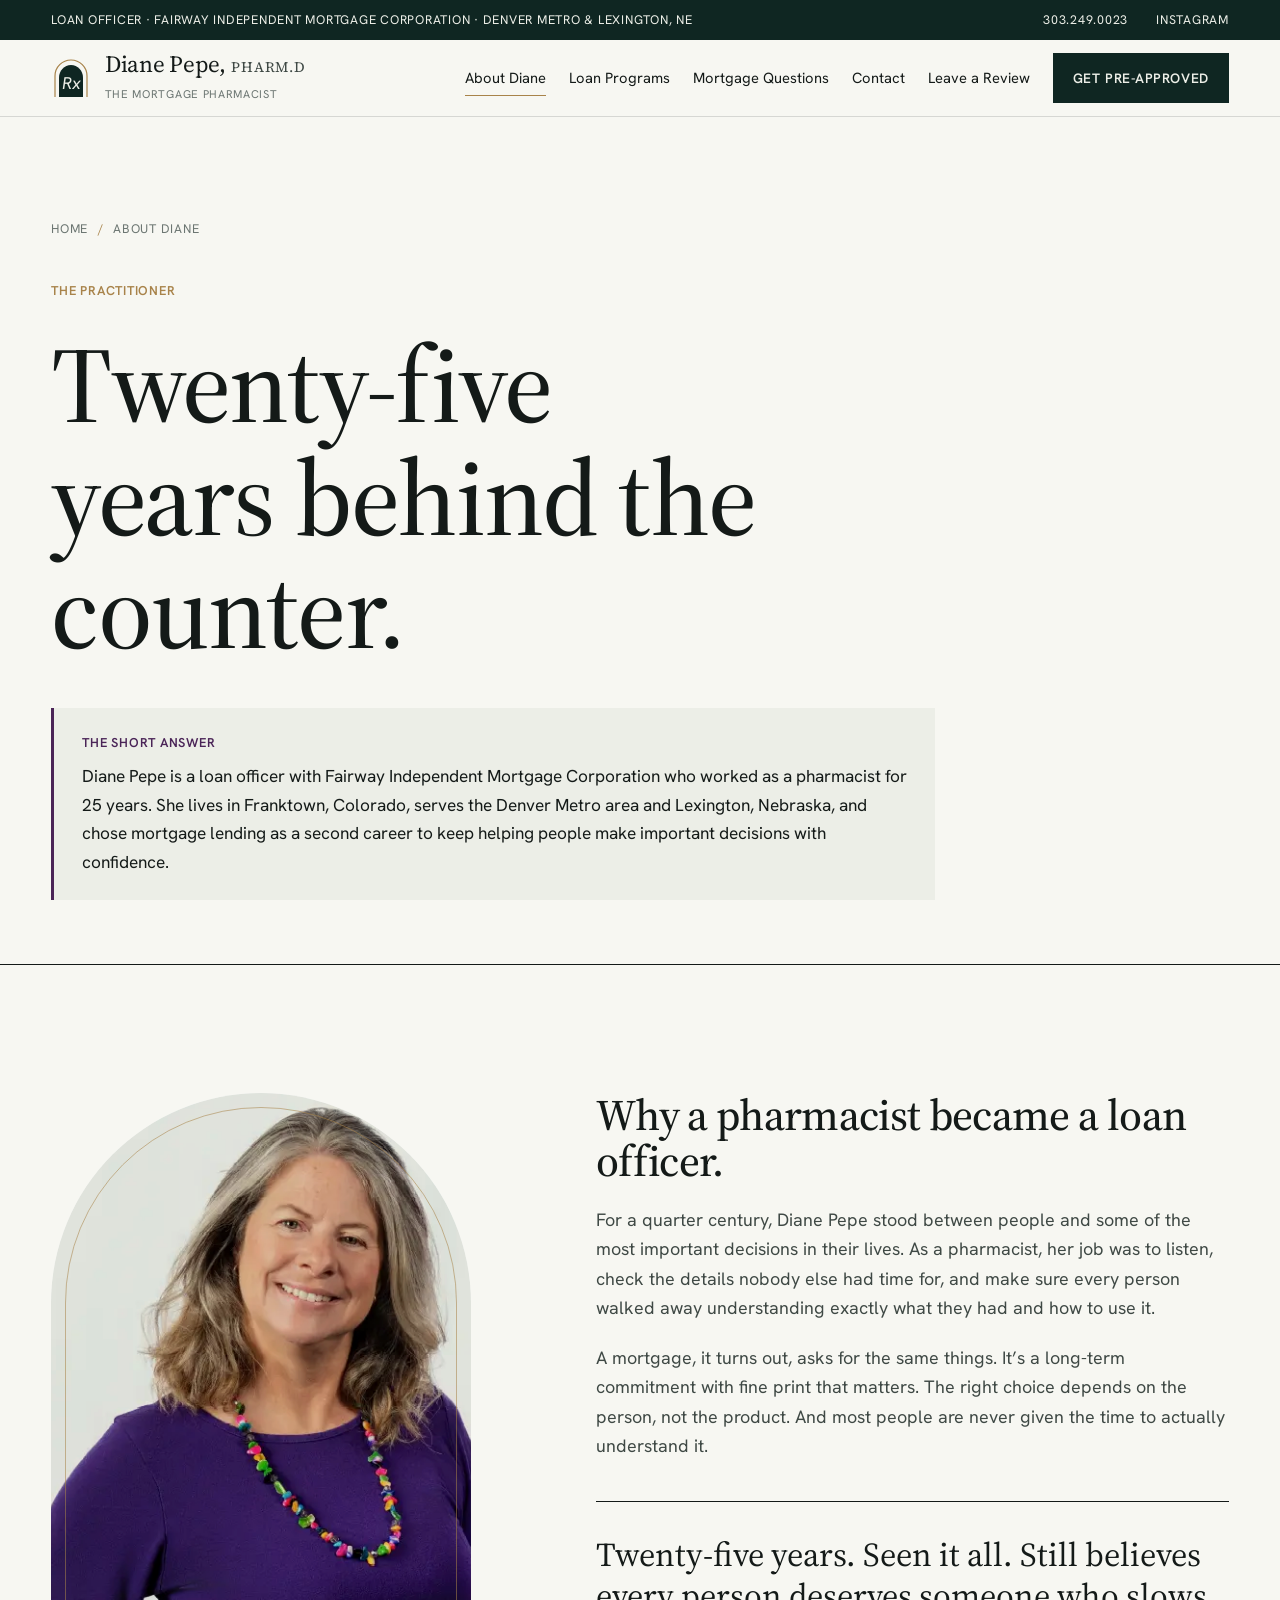
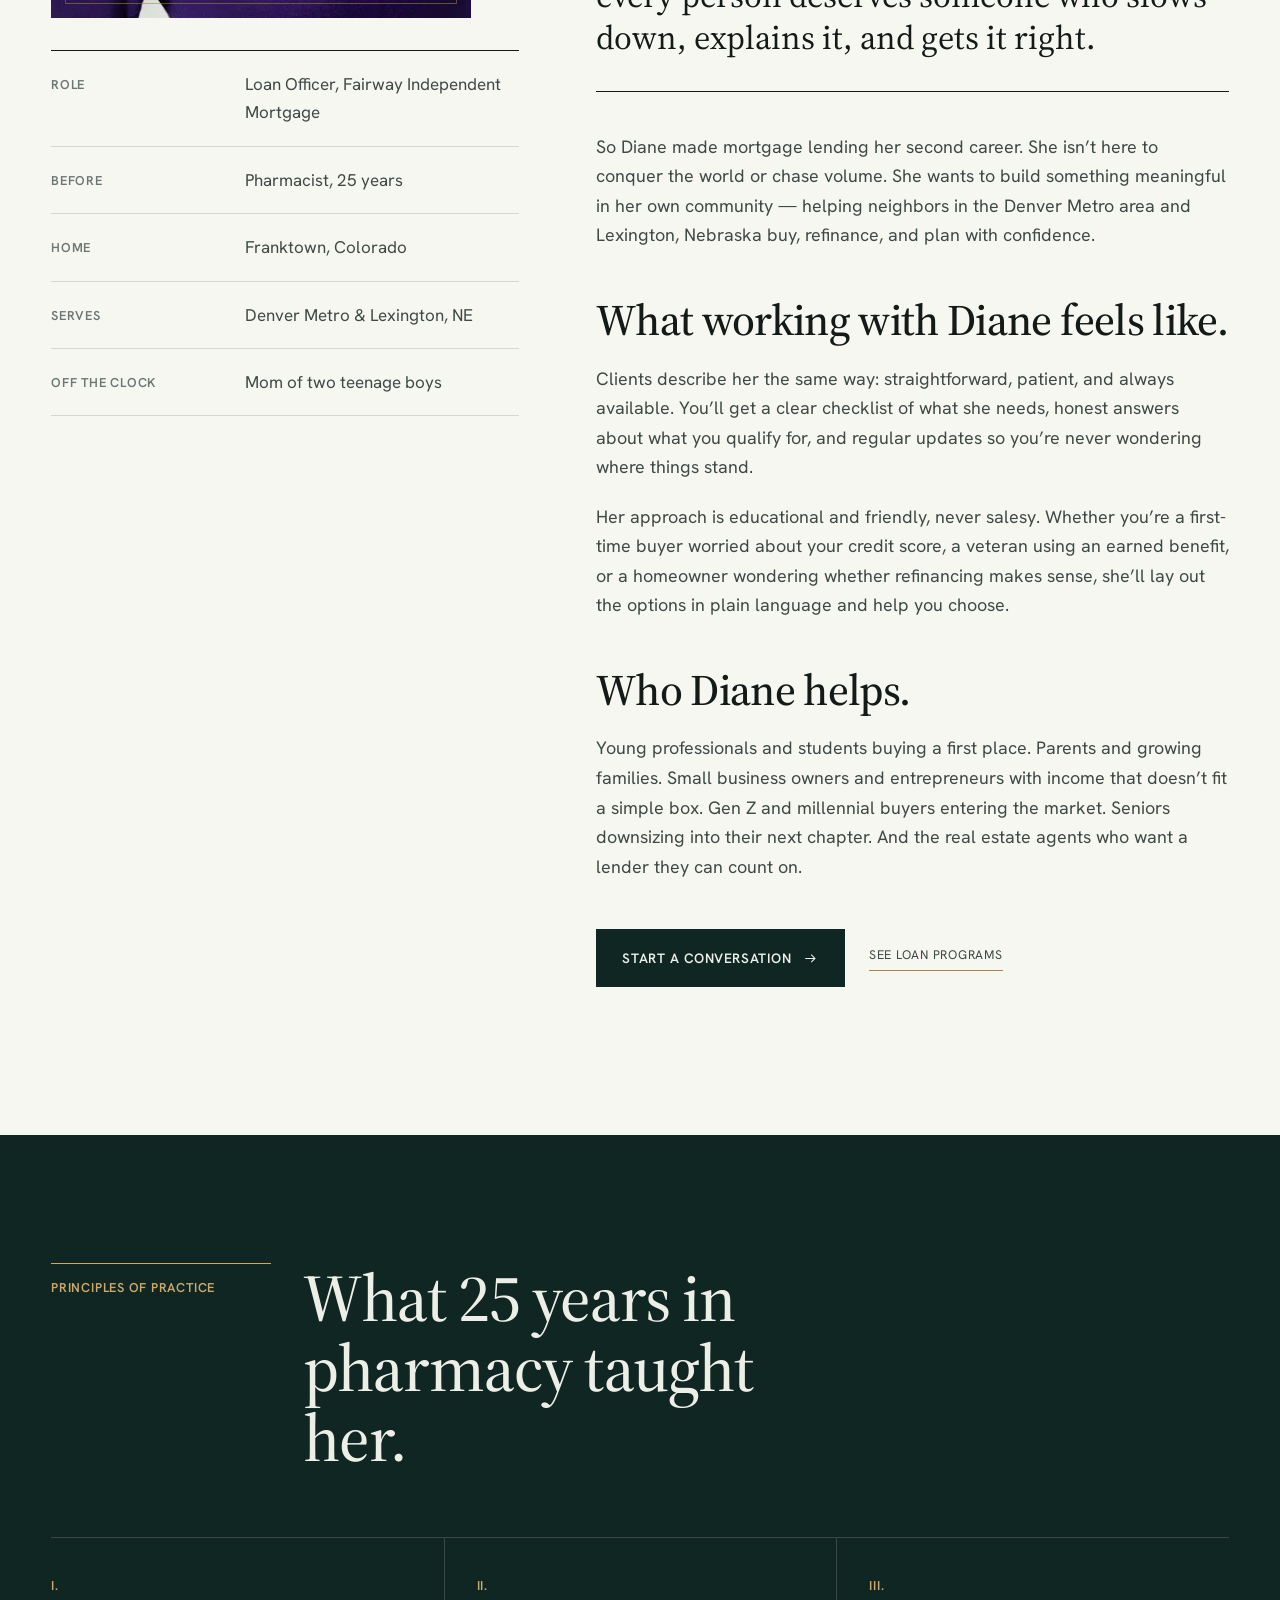
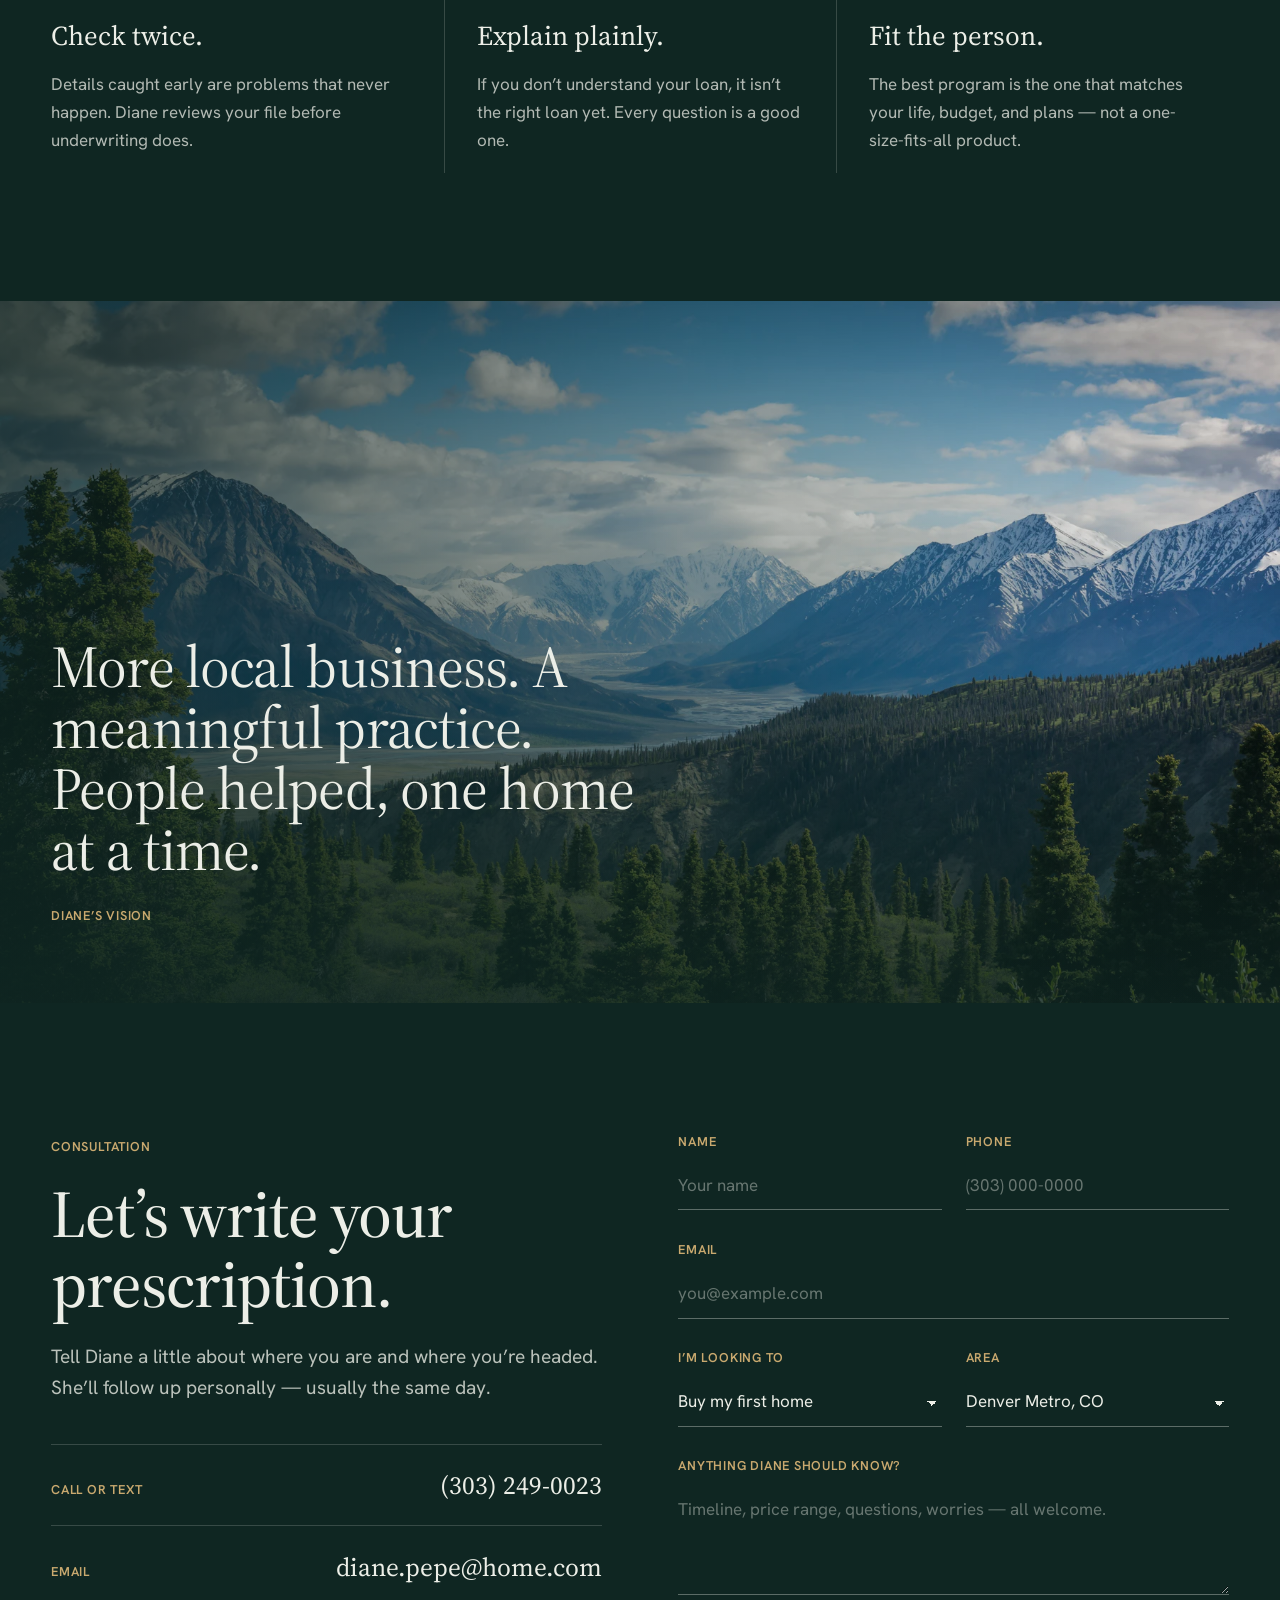
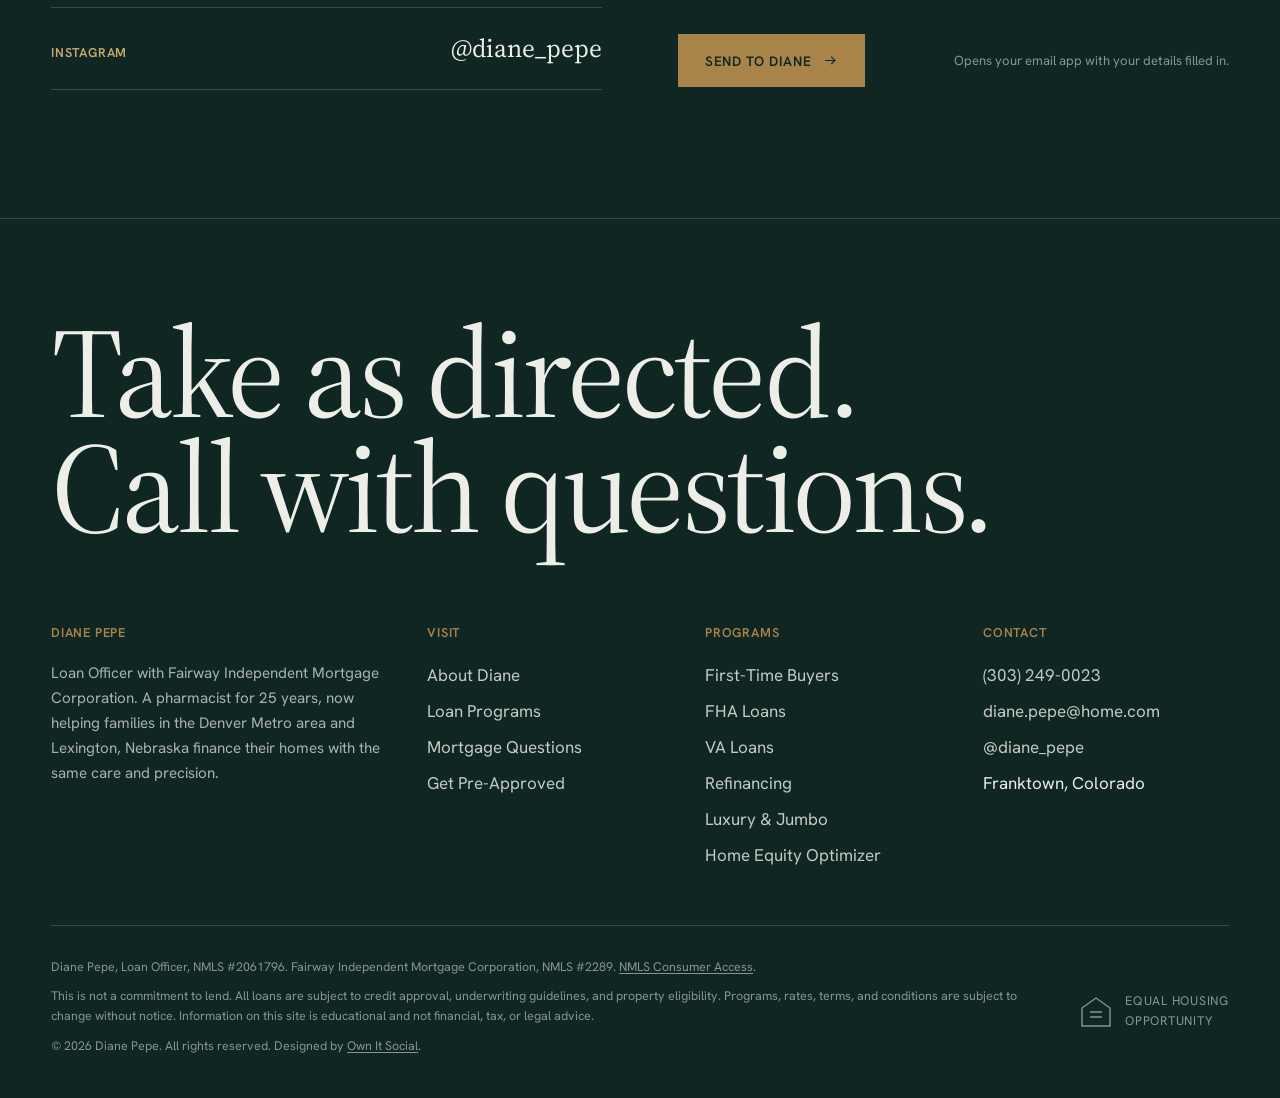
<file: about.html>
<!doctype html>
<html lang="en">
<head>
<meta charset="utf-8">
<meta name="viewport" content="width=device-width, initial-scale=1">
<meta name="theme-color" content="#0f2622">
<meta name="author" content="Diane Pepe">
<meta name="robots" content="index, follow, max-image-preview:large, max-snippet:-1">
<meta property="og:site_name" content="Diane Pepe — The Mortgage Pharmacist">
<meta property="og:locale" content="en_US">
<meta property="og:image" content="https://www.dianepepe.com/assets/img/og-diane-pepe.jpg">
<meta property="og:image:width" content="1200">
<meta property="og:image:height" content="630">
<meta name="twitter:card" content="summary_large_image">
<meta name="geo.region" content="US-CO">
<meta name="geo.placename" content="Denver Metro Area">
<link rel="icon" href="/favicon.svg" type="image/svg+xml">
<link rel="apple-touch-icon" href="/apple-touch-icon.png">
<link rel="manifest" href="/site.webmanifest">
<link rel="alternate" type="text/plain" href="/llms.txt" title="LLM-readable summary">
<link rel="preconnect" href="https://fonts.googleapis.com">
<link rel="preconnect" href="https://fonts.gstatic.com" crossorigin>
<link rel="stylesheet" href="https://fonts.googleapis.com/css2?family=Source+Serif+4:ital,opsz,wght@0,8..60,400;0,8..60,500;0,8..60,600;1,8..60,400;1,8..60,500&family=Hanken+Grotesk:wght@400;500;600;700&display=swap">
<link rel="stylesheet" href="/assets/css/site.css?v=438949c9">
<title>About Diane Pepe — From Pharmacist to Loan Officer | The Mortgage Pharmacist</title>
<meta name="description" content="Diane Pepe spent 25 years as a pharmacist before becoming a loan officer with Fairway Independent Mortgage. Learn why she made the switch and how she helps Denver and Lexington, NE home buyers.">
<link rel="canonical" href="https://www.dianepepe.com/about">
<meta property="og:type" content="profile">
<meta property="og:url" content="https://www.dianepepe.com/about">
<meta property="og:title" content="About Diane Pepe — The Mortgage Pharmacist">
<meta property="og:description" content="25 years as a pharmacist. Now a loan officer helping families in the Denver Metro area and Lexington, Nebraska.">
<script type="application/ld+json">
{
  "@context": "https://schema.org",
  "@graph": [
    {
      "@type": "ProfilePage",
      "@id": "https://www.dianepepe.com/about#webpage",
      "url": "https://www.dianepepe.com/about",
      "name": "About Diane Pepe — From Pharmacist to Loan Officer",
      "isPartOf": { "@id": "https://www.dianepepe.com/#website" },
      "mainEntity": { "@id": "https://www.dianepepe.com/#diane" },
      "speakable": { "@type": "SpeakableSpecification", "cssSelector": [".answer-box p"] }
    },
    {
      "@type": "Person",
      "@id": "https://www.dianepepe.com/#diane",
      "name": "Diane Pepe",
      "alternateName": "The Mortgage Pharmacist",
      "jobTitle": "Loan Officer",
      "image": "https://www.dianepepe.com/assets/img/diane-pepe.jpg",
      "worksFor": { "@type": "Organization", "name": "Fairway Independent Mortgage Corporation", "url": "https://www.fairway.com/" },
      "homeLocation": { "@type": "Place", "address": { "@type": "PostalAddress", "addressLocality": "Franktown", "addressRegion": "CO", "addressCountry": "US" } },
      "hasOccupation": [
        { "@type": "Occupation", "name": "Mortgage Loan Officer" },
        { "@type": "Occupation", "name": "Pharmacist", "description": "Practiced pharmacy for 25 years." }
      ],
      "telephone": "+1-303-249-0023",
      "email": "mailto:diane.pepe@home.com",
      "sameAs": ["https://www.instagram.com/diane_pepe/"]
    },
    {
      "@type": "BreadcrumbList",
      "itemListElement": [
        { "@type": "ListItem", "position": 1, "name": "Home", "item": "https://www.dianepepe.com/" },
        { "@type": "ListItem", "position": 2, "name": "About Diane", "item": "https://www.dianepepe.com/about" }
      ]
    }
  ]
}
</script>
</head>
<body>
<a class="skip" href="#main">Skip to content</a>
<div class="topbar">
  <div class="wrap">
    <span class="topbar__left">Loan Officer &middot; Fairway Independent Mortgage Corporation &middot; Denver Metro &amp; Lexington, NE</span>
    <span class="topbar__right">
      <a href="tel:+13032490023">303.249.0023</a>
      <a href="https://www.instagram.com/diane_pepe/" rel="me noopener" target="_blank">Instagram</a>
    </span>
  </div>
</div>
<header class="site-header">
  <div class="wrap">
    <a class="brand" href="/" aria-label="Diane Pepe, PharmD, The Mortgage Pharmacist — home">
      <svg class="brand__mark" viewBox="0 0 40 40" aria-hidden="true">
        <path d="M4 39V18C4 9.2 11.2 2 20 2s16 7.2 16 16v21" fill="none" stroke="#a8834a" stroke-width="1.2"/>
        <path d="M8 39V19.5C8 12.6 13.4 7 20 7s12 5.6 12 12.5V39" fill="#0f2622"/>
        <text x="20" y="31" text-anchor="middle" font-family="Source Serif 4, Georgia, serif" font-style="italic" font-size="17" fill="#eceee7">Rx</text>
      </svg>
      <span>
        <span class="brand__name">Diane Pepe, <span class="brand__cred">PHARM.D</span></span>
        <span class="brand__tag">The Mortgage Pharmacist</span>
      </span>
    </a>
    <button class="nav-toggle" aria-expanded="false" aria-controls="site-nav"><span>Menu</span>
      <svg width="22" height="10" viewBox="0 0 22 10" aria-hidden="true"><path d="M0 1h22M0 9h22" stroke="currentColor" stroke-width="1.2"/></svg>
    </button>
    <nav class="nav" id="site-nav" aria-label="Primary">
      <a href="/about" aria-current="page">About Diane</a>
      <a href="/loan-programs">Loan Programs</a>
      <a href="/faq">Mortgage Questions</a>
      <a href="#consult">Contact</a>
      <a href="https://g.page/r/CcgWI3SUjpBbEAI/review" target="_blank" rel="noopener">Leave a Review</a>
      <a class="btn btn--solid" href="https://fairway.tidalwave.ai/signup/eywp9v" target="_blank" rel="noopener">Get Pre-Approved</a>
    </nav>
  </div>
</header>

<main id="main">
  <section class="page-head">
    <div class="wrap">
      <nav class="crumbs" aria-label="Breadcrumb"><a href="/">Home</a><span>/</span>About Diane</nav>
      <span class="label label--brass">The Practitioner</span>
      <h1 class="display h-xl">Twenty-five years behind the counter.</h1>
      <div class="answer-box">
        <span class="label">The short answer</span>
        <p>Diane Pepe is a loan officer with Fairway Independent Mortgage Corporation who worked as a pharmacist for 25 years. She lives in Franktown, Colorado, serves the Denver Metro area and Lexington, Nebraska, and chose mortgage lending as a second career to keep helping people make important decisions with confidence.</p>
      </div>
    </div>
  </section>

  <section class="section">
    <div class="wrap story">
      <aside class="story__aside">
        <div class="arch" style="max-width:420px">
          <img src="/assets/img/diane-pepe.webp" width="586" height="545" alt="Portrait of Diane Pepe">
        </div>
        <dl class="mono-table" style="margin-top:2rem">
          <div><dt class="label">Role</dt><dd>Loan Officer, Fairway Independent Mortgage</dd></div>
          <div><dt class="label">Before</dt><dd>Pharmacist, 25 years</dd></div>
          <div><dt class="label">Home</dt><dd>Franktown, Colorado</dd></div>
          <div><dt class="label">Serves</dt><dd>Denver Metro &amp; Lexington, NE</dd></div>
          <div><dt class="label">Off the clock</dt><dd>Mom of two teenage boys</dd></div>
        </dl>
      </aside>

      <div class="story__body">
        <h2 class="display h-md">Why a pharmacist became a loan officer.</h2>
        <p>For a quarter century, Diane Pepe stood between people and some of the most important decisions in their lives. As a pharmacist, her job was to listen, check the details nobody else had time for, and make sure every person walked away understanding exactly what they had and how to use it.</p>
        <p>A mortgage, it turns out, asks for the same things. It&rsquo;s a long-term commitment with fine print that matters. The right choice depends on the person, not the product. And most people are never given the time to actually understand it.</p>
        <p class="pull">Twenty-five years. Seen it all. Still believes every person deserves someone who slows down, explains it, and gets it right.</p>
        <p>So Diane made mortgage lending her second career. She isn&rsquo;t here to conquer the world or chase volume. She wants to build something meaningful in her own community &mdash; helping neighbors in the Denver Metro area and Lexington, Nebraska buy, refinance, and plan with confidence.</p>

        <h2 class="display h-md">What working with Diane feels like.</h2>
        <p>Clients describe her the same way: straightforward, patient, and always available. You&rsquo;ll get a clear checklist of what she needs, honest answers about what you qualify for, and regular updates so you&rsquo;re never wondering where things stand.</p>
        <p>Her approach is educational and friendly, never salesy. Whether you&rsquo;re a first-time buyer worried about your credit score, a veteran using an earned benefit, or a homeowner wondering whether refinancing makes sense, she&rsquo;ll lay out the options in plain language and help you choose.</p>

        <h2 class="display h-md">Who Diane helps.</h2>
        <p>Young professionals and students buying a first place. Parents and growing families. Small business owners and entrepreneurs with income that doesn&rsquo;t fit a simple box. Gen Z and millennial buyers entering the market. Seniors downsizing into their next chapter. And the real estate agents who want a lender they can count on.</p>
        <p class="center-cta"><a class="btn btn--solid" href="#consult">Start a conversation
          <svg viewBox="0 0 20 20" aria-hidden="true"><path d="M3 10h13M11 5l5 5-5 5" fill="none" stroke="currentColor" stroke-width="1.4"/></svg></a>
          <a class="link-line" href="/loan-programs">See loan programs</a></p>
      </div>
    </div>
  </section>

  <section class="section section--bottle">
    <div class="wrap">
      <div class="sec-head">
        <span class="sec-head__num label">Principles of practice</span>
        <h2 class="display h-lg">What 25 years in pharmacy taught her.</h2>
      </div>
      <ul class="values">
        <li class="reveal"><span class="label">I.</span><h3>Check twice.</h3><p>Details caught early are problems that never happen. Diane reviews your file before underwriting does.</p></li>
        <li class="reveal"><span class="label">II.</span><h3>Explain plainly.</h3><p>If you don&rsquo;t understand your loan, it isn&rsquo;t the right loan yet. Every question is a good one.</p></li>
        <li class="reveal"><span class="label">III.</span><h3>Fit the person.</h3><p>The best program is the one that matches your life, budget, and plans &mdash; not a one-size-fits-all product.</p></li>
      </ul>
    </div>
  </section>

  <section class="band" aria-label="Colorado">
    <div class="band__img"><img src="/assets/img/colorado-mountains.webp" width="1800" height="1200" loading="lazy" alt="Colorado Rocky Mountain peaks above a pine forest"></div>
    <div class="wrap">
      <blockquote class="reveal">More local business. A meaningful practice. People helped, one home at a time.</blockquote>
      <cite class="label" style="color:var(--brass-lt)">Diane&rsquo;s vision</cite>
    </div>
  </section>

  <section class="section section--bottle" id="consult" aria-labelledby="consult-title">
    <div class="wrap consult">
      <div>
        <span class="label">Consultation</span>
        <h2 id="consult-title" class="display h-lg" style="margin-top:1.25rem">Let&rsquo;s write your prescription.</h2>
        <p class="lede">Tell Diane a little about where you are and where you&rsquo;re headed. She&rsquo;ll follow up personally &mdash; usually the same day.</p>
        <div class="consult__direct">
          <a href="tel:+13032490023"><span class="label">Call or text</span><span>(303) 249-0023</span></a>
          <a href="mailto:diane.pepe@home.com"><span class="label">Email</span><span>diane.pepe@home.com</span></a>
          <a href="https://www.instagram.com/diane_pepe/" rel="me noopener" target="_blank"><span class="label">Instagram</span><span>@diane_pepe</span></a>
        </div>
      </div>
      <form class="form" id="consult-form" data-to="diane.pepe@home.com" novalidate>
        <div class="field"><label class="label" for="f-name">Name</label><input id="f-name" name="name" autocomplete="name" required placeholder="Your name"></div>
        <div class="field"><label class="label" for="f-phone">Phone</label><input id="f-phone" name="phone" type="tel" autocomplete="tel" placeholder="(303) 000-0000"></div>
        <div class="field full"><label class="label" for="f-email">Email</label><input id="f-email" name="email" type="email" autocomplete="email" placeholder="you@example.com"></div>
        <div class="field"><label class="label" for="f-goal">I&rsquo;m looking to</label>
          <select id="f-goal" name="goal">
            <option>Buy my first home</option>
            <option>Buy my next home</option>
            <option>Refinance</option>
            <option>Use my VA benefit</option>
            <option>Buy an investment property</option>
            <option>Build or buy new construction</option>
            <option>Relocate</option>
            <option>Downsize</option>
            <option>I&rsquo;m a real estate agent</option>
          </select>
        </div>
        <div class="field"><label class="label" for="f-area">Area</label>
          <select id="f-area" name="area">
            <option>Denver Metro, CO</option>
            <option>Lexington, NE</option>
            <option>Somewhere else</option>
          </select>
        </div>
        <div class="field full"><label class="label" for="f-msg">Anything Diane should know?</label><textarea id="f-msg" name="message" placeholder="Timeline, price range, questions, worries &mdash; all welcome."></textarea></div>
        <div class="full" style="display:flex;flex-wrap:wrap;gap:1.25rem;align-items:center;justify-content:space-between">
          <button class="btn btn--brass" type="submit">Send to Diane
            <svg viewBox="0 0 20 20" aria-hidden="true"><path d="M3 10h13M11 5l5 5-5 5" fill="none" stroke="currentColor" stroke-width="1.4"/></svg>
          </button>
          <p class="form__note">Opens your email app with your details filled in.</p>
        </div>
      </form>
    </div>
  </section>
</main>

<footer class="site-footer">
  <div class="wrap">
    <p class="footer__big" aria-hidden="true">Take as directed.<br>Call with questions.</p>
    <div class="footer__grid">
      <div>
        <h4 class="label label--brass">Diane Pepe</h4>
        <p>Loan Officer with Fairway Independent Mortgage Corporation. A pharmacist for 25 years, now helping families in the Denver Metro area and Lexington, Nebraska finance their homes with the same care and precision.</p>
      </div>
      <div>
        <h4 class="label label--brass">Visit</h4>
        <ul>
          <li><a href="/about">About Diane</a></li>
          <li><a href="/loan-programs">Loan Programs</a></li>
          <li><a href="/faq">Mortgage Questions</a></li>
          <li><a href="https://fairway.tidalwave.ai/signup/eywp9v" target="_blank" rel="noopener">Get Pre-Approved</a></li>
        </ul>
      </div>
      <div>
        <h4 class="label label--brass">Programs</h4>
        <ul>
          <li><a href="/loan-programs#first-time-buyers">First-Time Buyers</a></li>
          <li><a href="/loan-programs#fha">FHA Loans</a></li>
          <li><a href="/loan-programs#va">VA Loans</a></li>
          <li><a href="/loan-programs#refinance">Refinancing</a></li>
          <li><a href="/loan-programs#jumbo">Luxury &amp; Jumbo</a></li>
          <li><a href="/equity-optimizer">Home Equity Optimizer</a></li>
        </ul>
      </div>
      <div>
        <h4 class="label label--brass">Contact</h4>
        <ul>
          <li><a href="tel:+13032490023">(303) 249-0023</a></li>
          <li><a href="mailto:diane.pepe@home.com">diane.pepe@home.com</a></li>
          <li><a href="https://www.instagram.com/diane_pepe/" rel="me noopener" target="_blank">@diane_pepe</a></li>
          <li>Franktown, Colorado</li>
        </ul>
      </div>
    </div>
    <div class="footer__legal">
      <div>
        <p>Diane Pepe, Loan Officer, NMLS #2061796. Fairway Independent Mortgage Corporation, NMLS #2289. <a href="https://www.nmlsconsumeraccess.org/" rel="noopener" target="_blank">NMLS Consumer Access</a>.</p>
        <p>This is not a commitment to lend. All loans are subject to credit approval, underwriting guidelines, and property eligibility. Programs, rates, terms, and conditions are subject to change without notice. Information on this site is educational and not financial, tax, or legal advice.</p>
        <p>&copy; <span data-year>2026</span> Diane Pepe. All rights reserved. Designed by <a href="https://ownitsocial.com" target="_blank" rel="noopener">Own It Social</a>.</p>
      </div>
      <div class="eho">
        <svg viewBox="0 0 34 34" aria-hidden="true"><path d="M17 3 3 13v18h28V13L17 3Z" fill="none" stroke="currentColor" stroke-width="1.4"/><path d="M11 17h12M11 22h12" stroke="currentColor" stroke-width="1.6"/></svg>
        Equal Housing<br>Opportunity
      </div>
    </div>
  </div>
</footer>
<div class="g-review" id="g-review" hidden>
  <a class="g-review__link" href="https://g.page/r/CcgWI3SUjpBbEAI/review" target="_blank" rel="noopener" aria-label="Rated 4.8 out of 5 from 68 client reviews. Leave Diane a Google review (opens in a new tab)">
    <svg class="g-review__logo" viewBox="0 0 48 48" aria-hidden="true"><path fill="#EA4335" d="M24 9.5c3.54 0 6.71 1.22 9.21 3.6l6.85-6.85C35.9 2.38 30.47 0 24 0 14.62 0 6.51 5.38 2.56 13.22l7.98 6.19C12.43 13.72 17.74 9.5 24 9.5z"/><path fill="#4285F4" d="M46.98 24.55c0-1.57-.15-3.09-.38-4.55H24v9.02h12.94c-.58 2.96-2.26 5.48-4.78 7.18l7.73 6c4.51-4.18 7.09-10.36 7.09-17.65z"/><path fill="#FBBC05" d="M10.53 28.59c-.48-1.45-.76-2.99-.76-4.59s.27-3.14.76-4.59l-7.98-6.19C.92 16.46 0 20.12 0 24c0 3.88.92 7.54 2.56 10.78l7.97-6.19z"/><path fill="#34A853" d="M24 48c6.48 0 11.93-2.13 15.89-5.81l-7.73-6c-2.15 1.45-4.92 2.3-8.16 2.3-6.26 0-11.57-4.22-13.47-9.91l-7.98 6.19C6.51 42.62 14.62 48 24 48z"/></svg>
    <span class="g-review__text">
      <span class="g-review__score"><b>4.8</b><span class="g-review__stars" aria-hidden="true"><svg viewBox="0 0 20 20"><path d="M10 1.5l2.6 5.3 5.9.9-4.3 4.1 1 5.8L10 14.9l-5.2 2.7 1-5.8L1.5 7.7l5.9-.9L10 1.5z"/></svg><svg viewBox="0 0 20 20"><path d="M10 1.5l2.6 5.3 5.9.9-4.3 4.1 1 5.8L10 14.9l-5.2 2.7 1-5.8L1.5 7.7l5.9-.9L10 1.5z"/></svg><svg viewBox="0 0 20 20"><path d="M10 1.5l2.6 5.3 5.9.9-4.3 4.1 1 5.8L10 14.9l-5.2 2.7 1-5.8L1.5 7.7l5.9-.9L10 1.5z"/></svg><svg viewBox="0 0 20 20"><path d="M10 1.5l2.6 5.3 5.9.9-4.3 4.1 1 5.8L10 14.9l-5.2 2.7 1-5.8L1.5 7.7l5.9-.9L10 1.5z"/></svg><svg viewBox="0 0 20 20"><path d="M10 1.5l2.6 5.3 5.9.9-4.3 4.1 1 5.8L10 14.9l-5.2 2.7 1-5.8L1.5 7.7l5.9-.9L10 1.5z"/></svg></span></span>
      <span class="g-review__count">68 reviews &middot; <u>Leave a review</u></span>
    </span>
  </a>
  <button class="g-review__close" type="button" aria-label="Dismiss review prompt">&times;</button>
</div>
<nav class="callbar" aria-label="Quick contact">
  <a href="tel:+13032490023">Call Diane</a>
  <a href="https://fairway.tidalwave.ai/signup/eywp9v" target="_blank" rel="noopener">Get Pre-Approved</a>
</nav>
<script src="/assets/js/site.js?v=f746bbfe" defer></script>
</body>
</html>
</file>
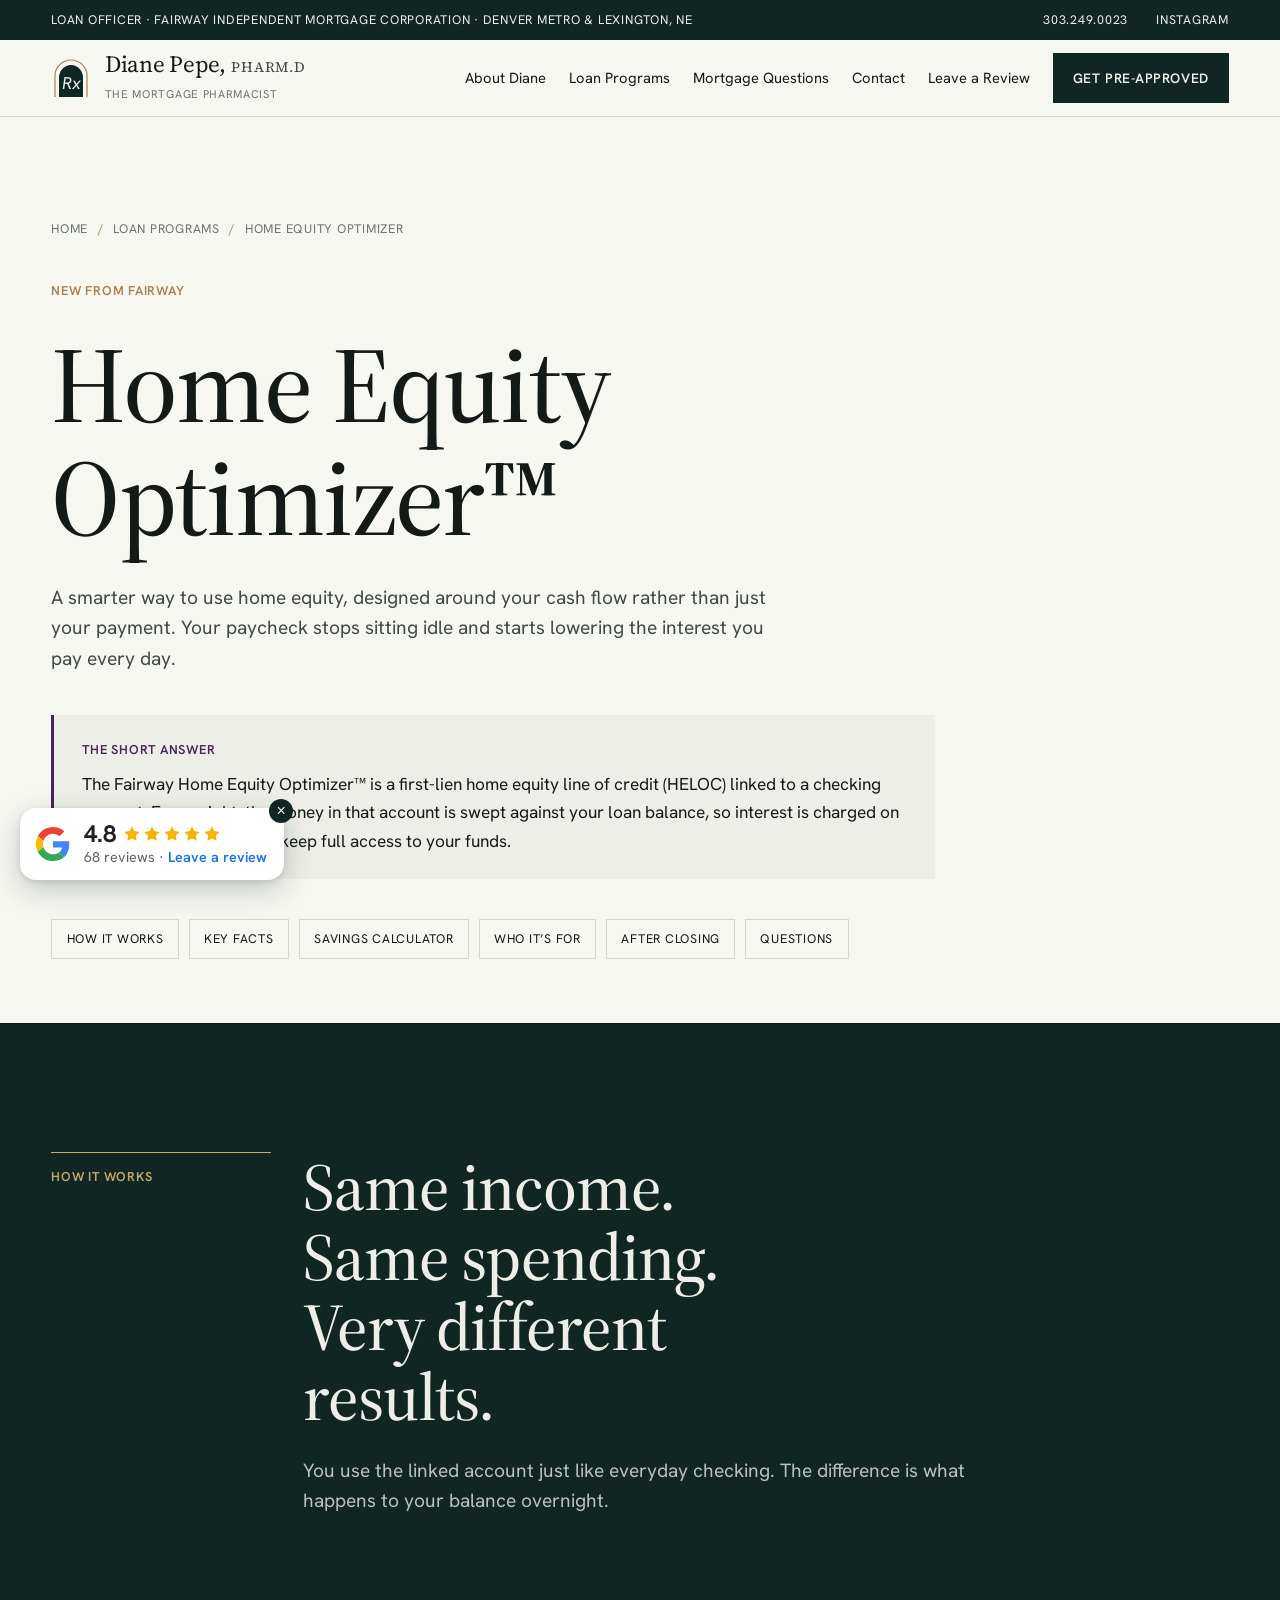
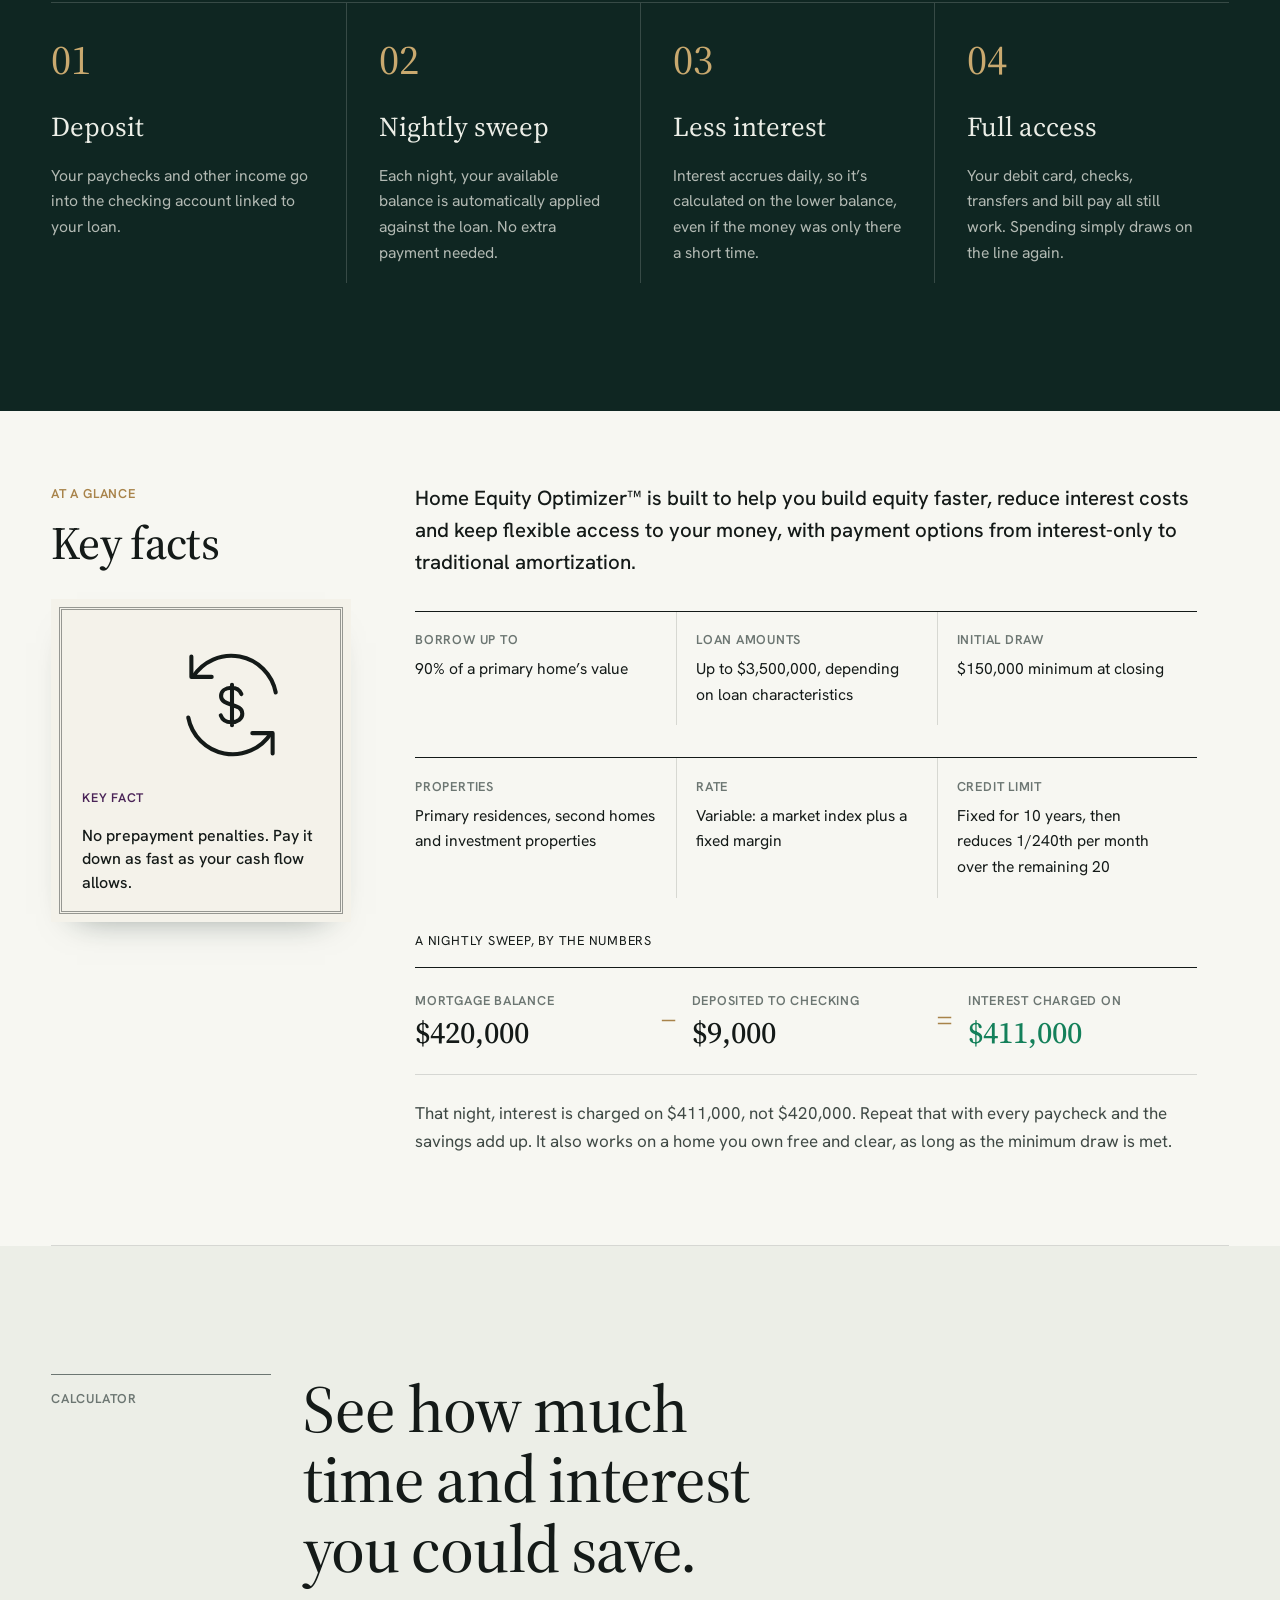
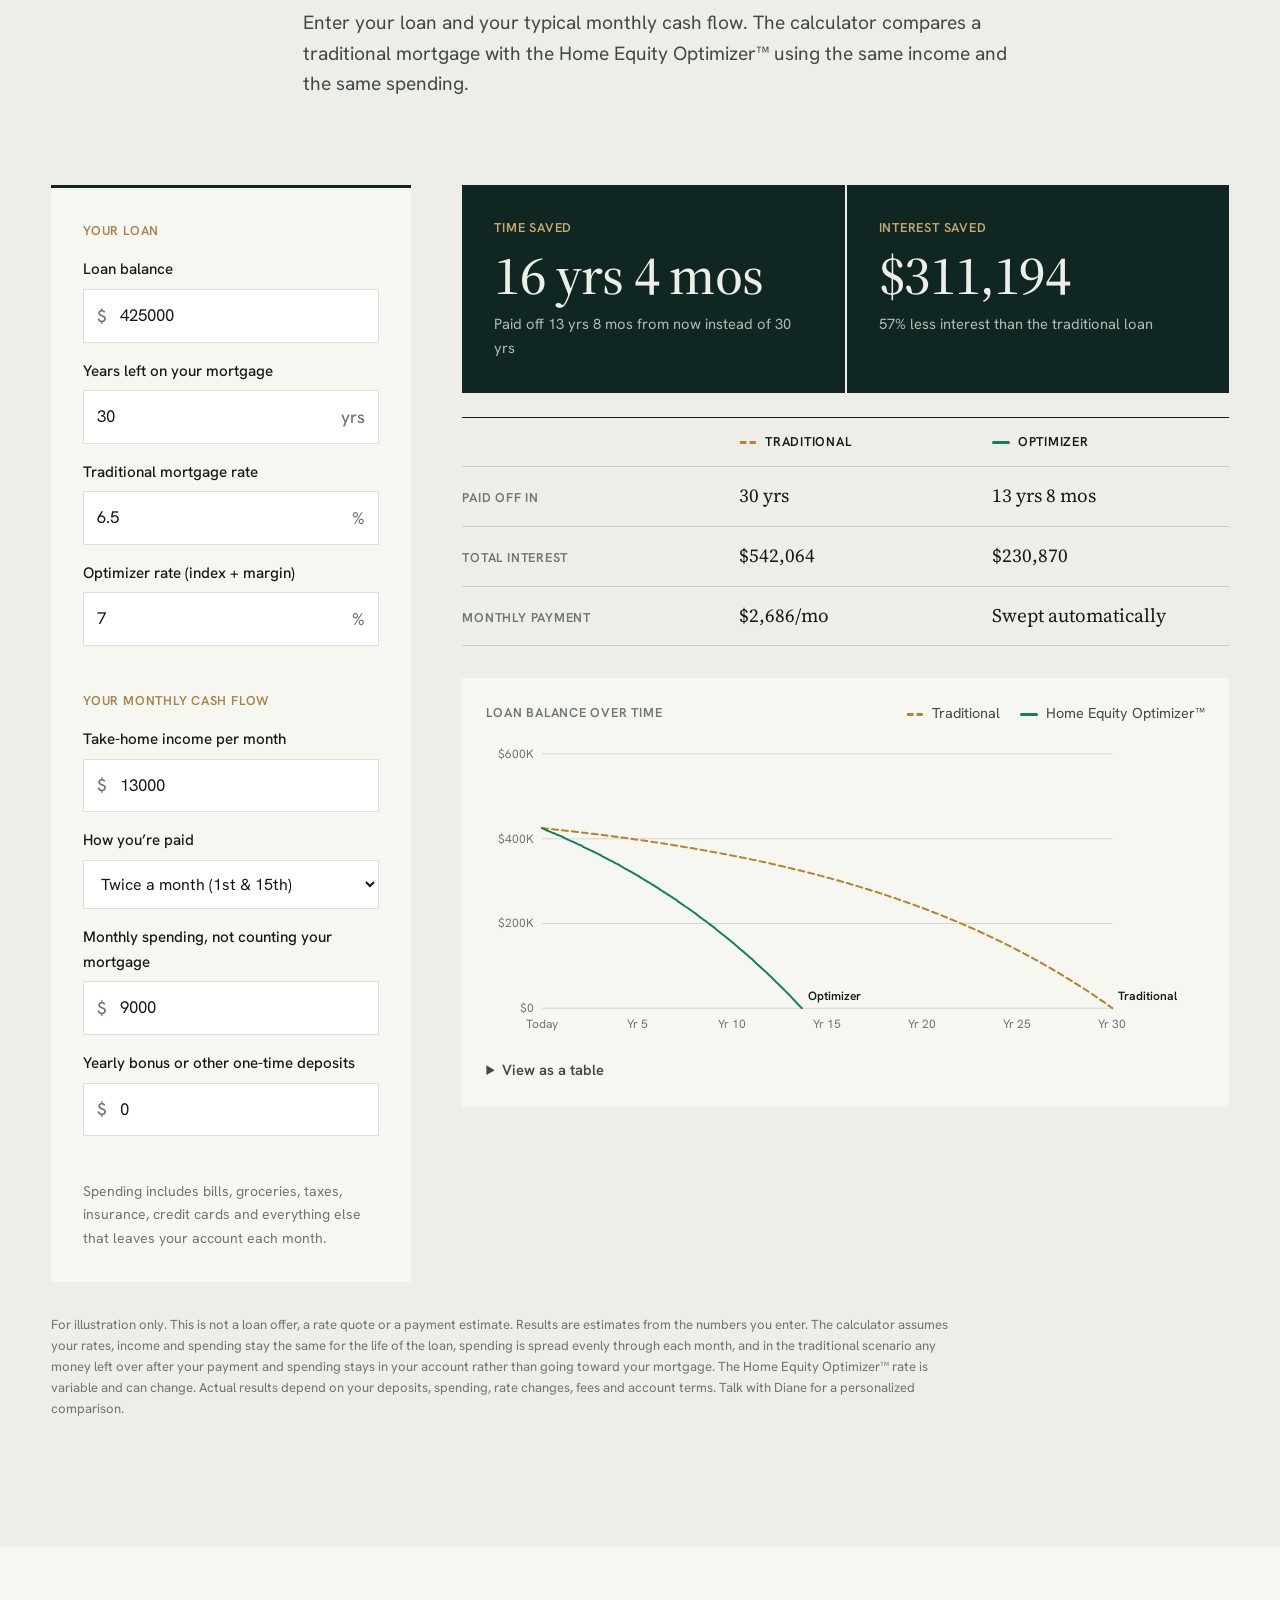
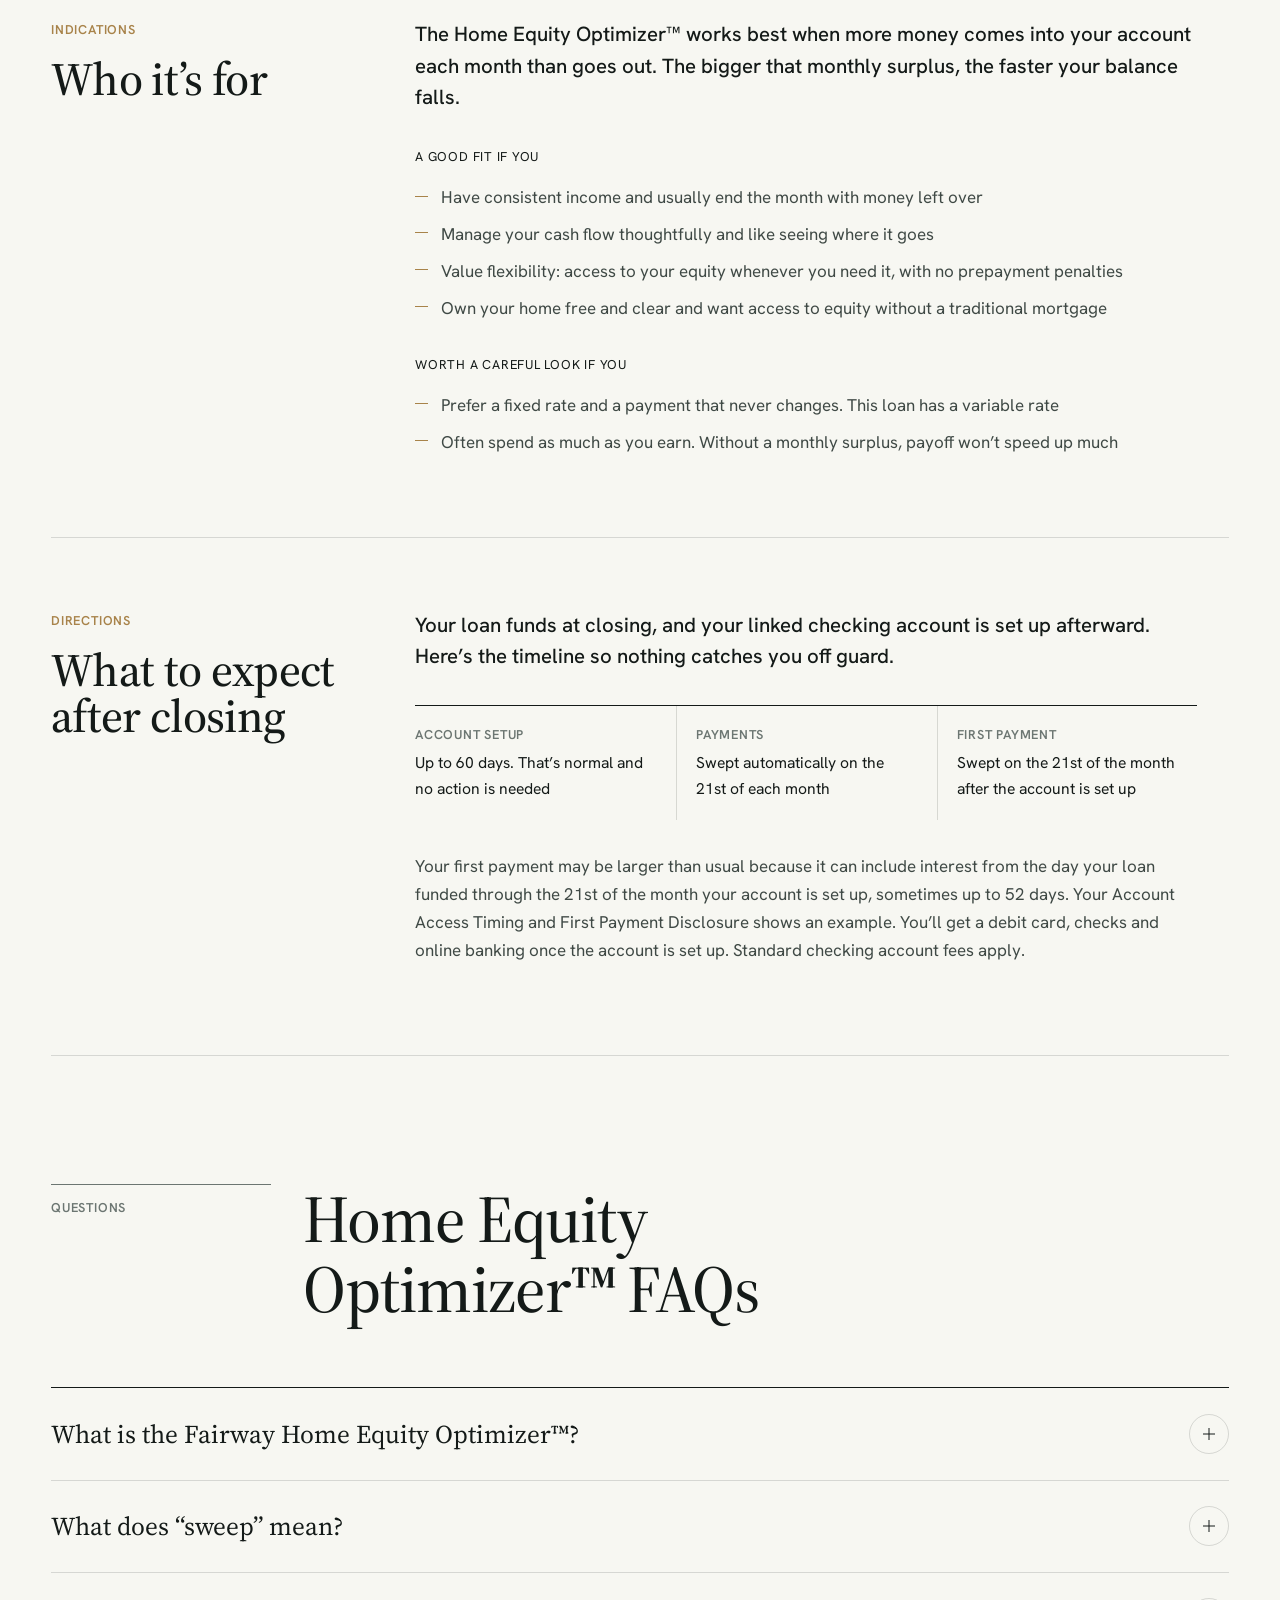
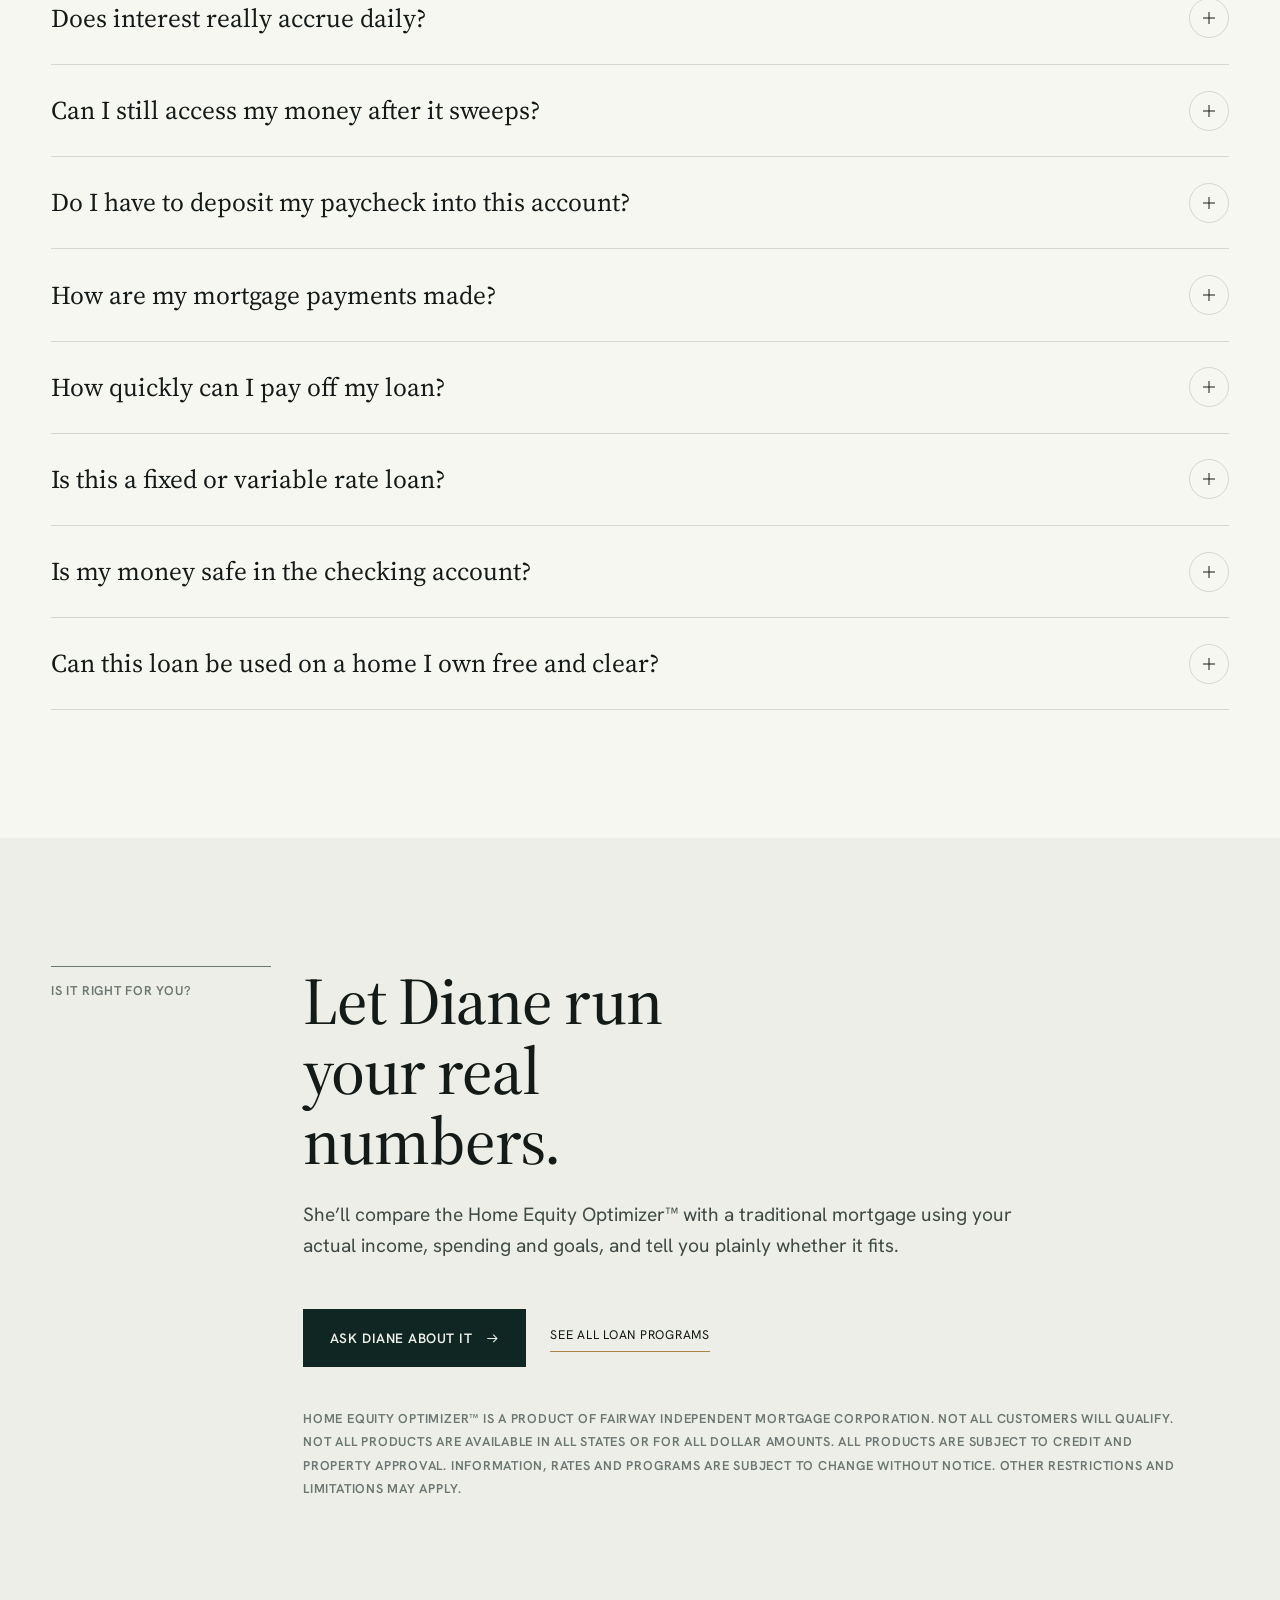
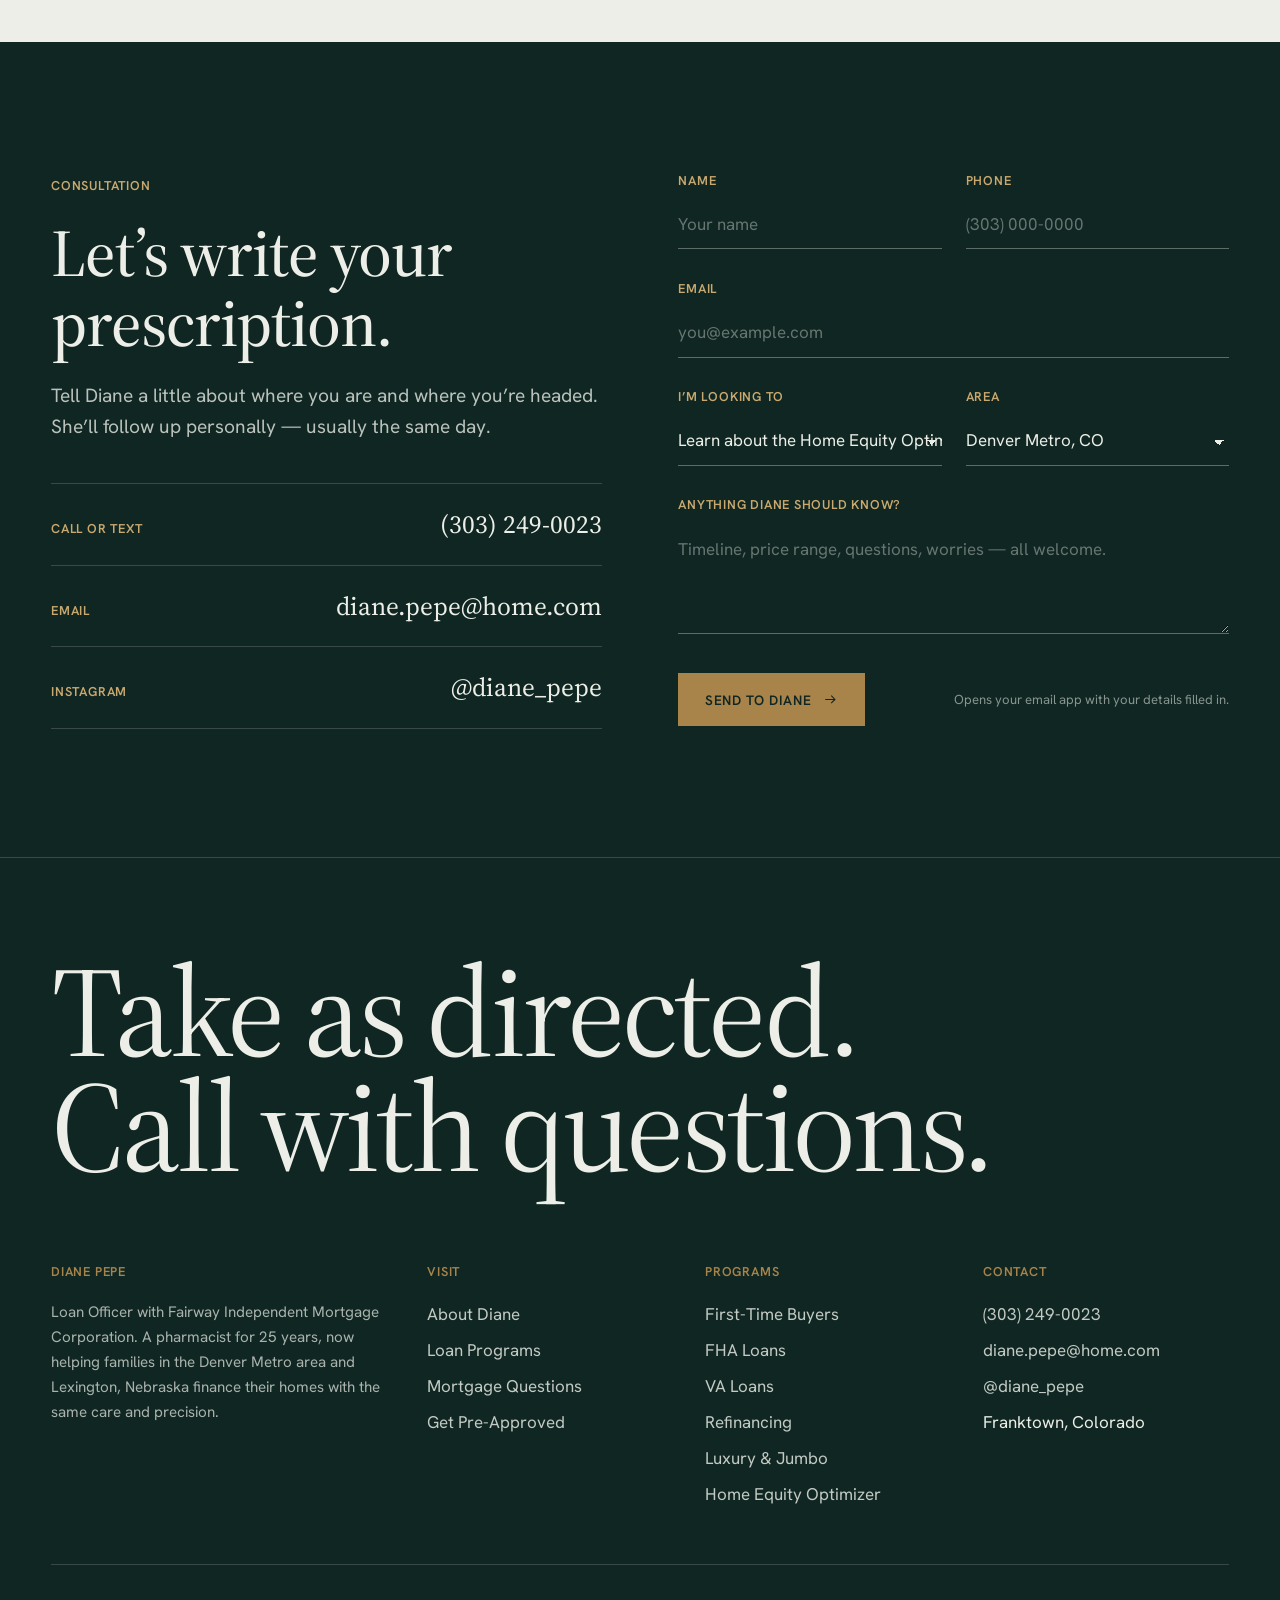
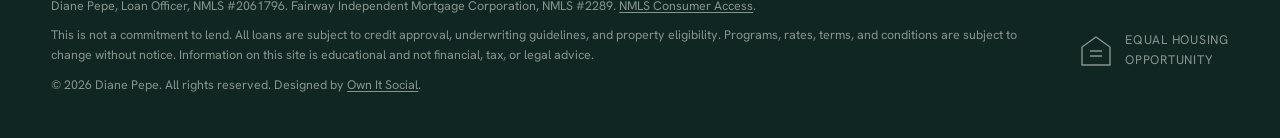
<file: equity-optimizer.html>
<!doctype html>
<html lang="en">
<head>
<meta charset="utf-8">
<meta name="viewport" content="width=device-width, initial-scale=1">
<meta name="theme-color" content="#0f2622">
<meta name="author" content="Diane Pepe">
<meta name="robots" content="index, follow, max-image-preview:large, max-snippet:-1">
<meta property="og:site_name" content="Diane Pepe — The Mortgage Pharmacist">
<meta property="og:locale" content="en_US">
<meta property="og:image" content="https://www.dianepepe.com/assets/img/og-diane-pepe.jpg">
<meta property="og:image:width" content="1200">
<meta property="og:image:height" content="630">
<meta name="twitter:card" content="summary_large_image">
<meta name="geo.region" content="US-CO">
<meta name="geo.placename" content="Denver Metro Area">
<link rel="icon" href="/favicon.svg" type="image/svg+xml">
<link rel="apple-touch-icon" href="/apple-touch-icon.png">
<link rel="manifest" href="/site.webmanifest">
<link rel="alternate" type="text/plain" href="/llms.txt" title="LLM-readable summary">
<link rel="preconnect" href="https://fonts.googleapis.com">
<link rel="preconnect" href="https://fonts.gstatic.com" crossorigin>
<link rel="stylesheet" href="https://fonts.googleapis.com/css2?family=Source+Serif+4:ital,opsz,wght@0,8..60,400;0,8..60,500;0,8..60,600;1,8..60,400;1,8..60,500&family=Hanken+Grotesk:wght@400;500;600;700&display=swap">
<link rel="stylesheet" href="/assets/css/site.css?v=438949c9">
<link rel="stylesheet" href="/assets/css/heo.css?v=1">
<title>Fairway Home Equity Optimizer&trade; &amp; Savings Calculator | Diane Pepe, Denver &amp; Lexington, NE</title>
<meta name="description" content="The Fairway Home Equity Optimizer&trade; is a first-lien HELOC linked to a checking account that sweeps your deposits nightly to cut interest. Use the free calculator to see how much time and interest you could save.">
<link rel="canonical" href="https://www.dianepepe.com/equity-optimizer">
<meta property="og:type" content="website">
<meta property="og:url" content="https://www.dianepepe.com/equity-optimizer">
<meta property="og:title" content="Fairway Home Equity Optimizer&trade; — Diane Pepe, The Mortgage Pharmacist">
<meta property="og:description" content="A first-lien HELOC that puts your paycheck to work against your mortgage every night. See how much time and interest you could save.">
<script type="application/ld+json">
{
  "@context": "https://schema.org",
  "@graph": [
    {
      "@type": "WebPage",
      "@id": "https://www.dianepepe.com/equity-optimizer#webpage",
      "url": "https://www.dianepepe.com/equity-optimizer",
      "name": "Fairway Home Equity Optimizer and Savings Calculator",
      "isPartOf": { "@id": "https://www.dianepepe.com/#website" },
      "about": { "@id": "https://www.dianepepe.com/#business" },
      "speakable": { "@type": "SpeakableSpecification", "cssSelector": [".answer-box p", ".program__body > p:first-of-type"] }
    },
    {
      "@type": "Service",
      "name": "Fairway Home Equity Optimizer (first-lien HELOC)",
      "url": "https://www.dianepepe.com/equity-optimizer",
      "description": "A first-lien home equity line of credit linked to a checking account. Deposits are swept against the loan balance nightly so interest is calculated on a lower balance, while funds remain accessible.",
      "provider": { "@id": "https://www.dianepepe.com/#diane" },
      "areaServed": ["Denver Metro Area, CO", "Lexington, NE"]
    },
    {
      "@type": "FAQPage",
      "mainEntity": [
        { "@type": "Question", "name": "What is the Fairway Home Equity Optimizer?", "acceptedAnswer": { "@type": "Answer", "text": "It is a first-lien home equity line of credit (HELOC) linked to a checking account. Deposits are swept against the loan balance nightly, which lowers the balance used to calculate interest, while you keep access to your funds. The credit limit is fixed for 10 years, then reduces by 1/240th per month over the remaining 20 years." } },
        { "@type": "Question", "name": "What does sweep mean?", "acceptedAnswer": { "@type": "Answer", "text": "A sweep is an automatic process that applies the available balance in your linked checking account to your loan balance overnight, lowering the balance used to calculate interest without an extra payment or giving up access to your money." } },
        { "@type": "Question", "name": "Does interest really accrue daily?", "acceptedAnswer": { "@type": "Answer", "text": "Yes. Interest accrues daily on the outstanding balance, so deposits start reducing interest right away, even if the money is only in the account for a short time." } },
        { "@type": "Question", "name": "Can I still access my money after it sweeps?", "acceptedAnswer": { "@type": "Answer", "text": "Yes. You can still use available funds, make transfers, write checks and use your debit card. Using funds after a sweep increases the outstanding balance again, like a line of credit." } },
        { "@type": "Question", "name": "Is the Home Equity Optimizer a fixed or variable rate loan?", "acceptedAnswer": { "@type": "Answer", "text": "It has a variable rate made up of a market index plus a fixed margin, which can change over time with market conditions." } }
      ]
    },
    {
      "@type": "BreadcrumbList",
      "itemListElement": [
        { "@type": "ListItem", "position": 1, "name": "Home", "item": "https://www.dianepepe.com/" },
        { "@type": "ListItem", "position": 2, "name": "Loan Programs", "item": "https://www.dianepepe.com/loan-programs" },
        { "@type": "ListItem", "position": 3, "name": "Home Equity Optimizer", "item": "https://www.dianepepe.com/equity-optimizer" }
      ]
    }
  ]
}
</script>
</head>
<body>
<a class="skip" href="#main">Skip to content</a>
<div class="topbar">
  <div class="wrap">
    <span class="topbar__left">Loan Officer &middot; Fairway Independent Mortgage Corporation &middot; Denver Metro &amp; Lexington, NE</span>
    <span class="topbar__right">
      <a href="tel:+13032490023">303.249.0023</a>
      <a href="https://www.instagram.com/diane_pepe/" rel="me noopener" target="_blank">Instagram</a>
    </span>
  </div>
</div>
<header class="site-header">
  <div class="wrap">
    <a class="brand" href="/" aria-label="Diane Pepe, PharmD, The Mortgage Pharmacist — home">
      <svg class="brand__mark" viewBox="0 0 40 40" aria-hidden="true">
        <path d="M4 39V18C4 9.2 11.2 2 20 2s16 7.2 16 16v21" fill="none" stroke="#a8834a" stroke-width="1.2"/>
        <path d="M8 39V19.5C8 12.6 13.4 7 20 7s12 5.6 12 12.5V39" fill="#0f2622"/>
        <text x="20" y="31" text-anchor="middle" font-family="Source Serif 4, Georgia, serif" font-style="italic" font-size="17" fill="#eceee7">Rx</text>
      </svg>
      <span>
        <span class="brand__name">Diane Pepe, <span class="brand__cred">PHARM.D</span></span>
        <span class="brand__tag">The Mortgage Pharmacist</span>
      </span>
    </a>
    <button class="nav-toggle" aria-expanded="false" aria-controls="site-nav"><span>Menu</span>
      <svg width="22" height="10" viewBox="0 0 22 10" aria-hidden="true"><path d="M0 1h22M0 9h22" stroke="currentColor" stroke-width="1.2"/></svg>
    </button>
    <nav class="nav" id="site-nav" aria-label="Primary">
      <a href="/about">About Diane</a>
      <a href="/loan-programs">Loan Programs</a>
      <a href="/faq">Mortgage Questions</a>
      <a href="#consult">Contact</a>
      <a href="https://g.page/r/CcgWI3SUjpBbEAI/review" target="_blank" rel="noopener">Leave a Review</a>
      <a class="btn btn--solid" href="https://fairway.tidalwave.ai/signup/eywp9v" target="_blank" rel="noopener">Get Pre-Approved</a>
    </nav>
  </div>
</header>

<main id="main">
  <section class="page-head">
    <div class="wrap">
      <nav class="crumbs" aria-label="Breadcrumb"><a href="/">Home</a><span>/</span><a href="/loan-programs">Loan Programs</a><span>/</span>Home Equity Optimizer</nav>
      <span class="label label--brass">New from Fairway</span>
      <h1 class="display h-xl">Home Equity Optimizer&trade;</h1>
      <p class="lede">A smarter way to use home equity, designed around your cash flow rather than just your payment. Your paycheck stops sitting idle and starts lowering the interest you pay every day.</p>
      <div class="answer-box">
        <span class="label">The short answer</span>
        <p>The Fairway Home Equity Optimizer&trade; is a first-lien home equity line of credit (HELOC) linked to a checking account. Every night, the money in that account is swept against your loan balance, so interest is charged on a lower amount while you keep full access to your funds.</p>
      </div>
      <nav class="program-index" aria-label="Jump to a section">
        <a href="#how-it-works">How it works</a>
        <a href="#key-facts">Key facts</a>
        <a href="#calculator">Savings calculator</a>
        <a href="#good-fit">Who it&rsquo;s for</a>
        <a href="#after-closing">After closing</a>
        <a href="#questions">Questions</a>
      </nav>
    </div>
  </section>

  <section class="section section--bottle" id="how-it-works" aria-labelledby="how-title">
    <div class="wrap">
      <div class="sec-head">
        <span class="sec-head__num label">How it works</span>
        <div>
          <h2 id="how-title" class="display h-lg">Same income. Same spending. Very different results.</h2>
          <p class="lede">You use the linked account just like everyday checking. The difference is what happens to your balance overnight.</p>
        </div>
      </div>
      <ol class="process">
        <li><span class="process__n">01</span><h3>Deposit</h3><p>Your paychecks and other income go into the checking account linked to your loan.</p></li>
        <li><span class="process__n">02</span><h3>Nightly sweep</h3><p>Each night, your available balance is automatically applied against the loan. No extra payment needed.</p></li>
        <li><span class="process__n">03</span><h3>Less interest</h3><p>Interest accrues daily, so it&rsquo;s calculated on the lower balance, even if the money was only there a short time.</p></li>
        <li><span class="process__n">04</span><h3>Full access</h3><p>Your debit card, checks, transfers and bill pay all still work. Spending simply draws on the line again.</p></li>
      </ol>
    </div>
  </section>

  <div class="wrap">
    <article class="program" id="key-facts">
      <div class="program__side"><span class="label label--brass">At a glance</span><h2 class="display">Key facts</h2>
        <div class="program__card"><div><span class="seal"><svg aria-hidden="true"><use href="/assets/img/icons.svg#i-refi"/></svg></span><span class="label">Key fact</span><p>No prepayment penalties. Pay it down as fast as your cash flow allows.</p></div></div>
      </div>
      <div class="program__body">
        <p>Home Equity Optimizer&trade; is built to help you build equity faster, reduce interest costs and keep flexible access to your money, with payment options from interest-only to traditional amortization.</p>
        <dl class="facts">
          <div><dt class="label">Borrow up to</dt><dd>90% of a primary home&rsquo;s value</dd></div>
          <div><dt class="label">Loan amounts</dt><dd>Up to $3,500,000, depending on loan characteristics</dd></div>
          <div><dt class="label">Initial draw</dt><dd>$150,000 minimum at closing</dd></div>
        </dl>
        <dl class="facts">
          <div><dt class="label">Properties</dt><dd>Primary residences, second homes and investment properties</dd></div>
          <div><dt class="label">Rate</dt><dd>Variable: a market index plus a fixed margin</dd></div>
          <div><dt class="label">Credit limit</dt><dd>Fixed for 10 years, then reduces 1/240th per month over the remaining 20</dd></div>
        </dl>
        <h3>A nightly sweep, by the numbers</h3>
        <div class="sweep" role="group" aria-label="Example of a nightly sweep">
          <div><span class="label">Mortgage balance</span><strong>$420,000</strong></div>
          <div class="sweep__op" aria-hidden="true">&minus;</div>
          <div><span class="label">Deposited to checking</span><strong>$9,000</strong></div>
          <div class="sweep__op" aria-hidden="true">=</div>
          <div class="sweep__out"><span class="label">Interest charged on</span><strong>$411,000</strong></div>
        </div>
        <p>That night, interest is charged on $411,000, not $420,000. Repeat that with every paycheck and the savings add up. It also works on a home you own free and clear, as long as the minimum draw is met.</p>
      </div>
    </article>
  </div>

  <section class="section section--chalk" id="calculator" aria-labelledby="calc-title">
    <div class="wrap">
      <div class="sec-head">
        <span class="sec-head__num label">Calculator</span>
        <div>
          <h2 id="calc-title" class="display h-lg">See how much time and interest you could save.</h2>
          <p class="lede">Enter your loan and your typical monthly cash flow. The calculator compares a traditional mortgage with the Home Equity Optimizer&trade; using the same income and the same spending.</p>
        </div>
      </div>

      <div class="calc" data-heo-calc>
        <form class="calc__inputs" id="heo-form" novalidate>
          <fieldset>
            <legend class="label label--brass">Your loan</legend>
            <div class="cfield"><label for="c-balance">Loan balance</label><div class="cinput"><span>$</span><input id="c-balance" name="balance" type="number" inputmode="decimal" min="10000" step="1000" value="425000"></div></div>
            <div class="cfield"><label for="c-term">Years left on your mortgage</label><div class="cinput"><input id="c-term" name="term" type="number" inputmode="numeric" min="1" max="40" step="1" value="30"><span>yrs</span></div></div>
            <div class="cfield"><label for="c-trate">Traditional mortgage rate</label><div class="cinput"><input id="c-trate" name="trate" type="number" inputmode="decimal" min="0" max="20" step="0.125" value="6.5"><span>%</span></div></div>
            <div class="cfield"><label for="c-hrate">Optimizer rate (index + margin)</label><div class="cinput"><input id="c-hrate" name="hrate" type="number" inputmode="decimal" min="0" max="20" step="0.125" value="7"><span>%</span></div></div>
          </fieldset>
          <fieldset>
            <legend class="label label--brass">Your monthly cash flow</legend>
            <div class="cfield"><label for="c-income">Take-home income per month</label><div class="cinput"><span>$</span><input id="c-income" name="income" type="number" inputmode="decimal" min="0" step="100" value="13000"></div></div>
            <div class="cfield"><label for="c-freq">How you&rsquo;re paid</label>
              <select id="c-freq" name="freq">
                <option value="semimonthly" selected>Twice a month (1st &amp; 15th)</option>
                <option value="biweekly">Every two weeks</option>
                <option value="monthly">Once a month</option>
              </select>
            </div>
            <div class="cfield"><label for="c-spend">Monthly spending, not counting your mortgage</label><div class="cinput"><span>$</span><input id="c-spend" name="spend" type="number" inputmode="decimal" min="0" step="100" value="9000"></div></div>
            <div class="cfield"><label for="c-bonus">Yearly bonus or other one-time deposits</label><div class="cinput"><span>$</span><input id="c-bonus" name="bonus" type="number" inputmode="decimal" min="0" step="500" value="0"></div></div>
          </fieldset>
          <p class="calc__hint">Spending includes bills, groceries, taxes, insurance, credit cards and everything else that leaves your account each month.</p>
        </form>

        <div class="calc__results" aria-live="polite">
          <div class="calc__hero">
            <div class="stat stat--lead">
              <span class="label">Time saved</span>
              <strong id="r-time">&mdash;</strong>
              <span class="stat__sub" id="r-time-sub"></span>
            </div>
            <div class="stat stat--lead">
              <span class="label">Interest saved</span>
              <strong id="r-int">&mdash;</strong>
              <span class="stat__sub" id="r-int-sub"></span>
            </div>
          </div>
          <dl class="compare">
            <div class="compare__head"><dt></dt><dd class="label"><i class="key key--trad" aria-hidden="true"></i>Traditional</dd><dd class="label"><i class="key key--heo" aria-hidden="true"></i>Optimizer</dd></div>
            <div><dt class="label">Paid off in</dt><dd id="r-t-pay">&mdash;</dd><dd id="r-h-pay">&mdash;</dd></div>
            <div><dt class="label">Total interest</dt><dd id="r-t-int">&mdash;</dd><dd id="r-h-int">&mdash;</dd></div>
            <div><dt class="label">Monthly payment</dt><dd id="r-t-pmt">&mdash;</dd><dd>Swept automatically</dd></div>
          </dl>
          <p class="calc__note" id="r-note" hidden></p>

          <figure class="chart">
            <figcaption>
              <span class="label">Loan balance over time</span>
              <span class="chart__legend"><span><i class="key key--trad" aria-hidden="true"></i>Traditional</span><span><i class="key key--heo" aria-hidden="true"></i>Home Equity Optimizer&trade;</span></span>
            </figcaption>
            <div class="chart__plot" id="heo-chart"></div>
            <details class="chart__table">
              <summary>View as a table</summary>
              <div class="chart__scroll"><table id="heo-table"><thead><tr><th scope="col">Year</th><th scope="col">Traditional balance</th><th scope="col">Optimizer balance</th></tr></thead><tbody></tbody></table></div>
            </details>
          </figure>
        </div>
      </div>

      <p class="calc__disclaimer">For illustration only. This is not a loan offer, a rate quote or a payment estimate. Results are estimates from the numbers you enter. The calculator assumes your rates, income and spending stay the same for the life of the loan, spending is spread evenly through each month, and in the traditional scenario any money left over after your payment and spending stays in your account rather than going toward your mortgage. The Home Equity Optimizer&trade; rate is variable and can change. Actual results depend on your deposits, spending, rate changes, fees and account terms. Talk with Diane for a personalized comparison.</p>
    </div>
  </section>

  <div class="wrap">
    <article class="program" id="good-fit">
      <div class="program__side"><span class="label label--brass">Indications</span><h2 class="display">Who it&rsquo;s for</h2></div>
      <div class="program__body">
        <p>The Home Equity Optimizer&trade; works best when more money comes into your account each month than goes out. The bigger that monthly surplus, the faster your balance falls.</p>
        <h3>A good fit if you</h3>
        <ul class="ticks">
          <li>Have consistent income and usually end the month with money left over</li>
          <li>Manage your cash flow thoughtfully and like seeing where it goes</li>
          <li>Value flexibility: access to your equity whenever you need it, with no prepayment penalties</li>
          <li>Own your home free and clear and want access to equity without a traditional mortgage</li>
        </ul>
        <h3>Worth a careful look if you</h3>
        <ul class="ticks">
          <li>Prefer a fixed rate and a payment that never changes. This loan has a variable rate</li>
          <li>Often spend as much as you earn. Without a monthly surplus, payoff won&rsquo;t speed up much</li>
        </ul>
      </div>
    </article>

    <article class="program" id="after-closing">
      <div class="program__side"><span class="label label--brass">Directions</span><h2 class="display">What to expect after closing</h2></div>
      <div class="program__body">
        <p>Your loan funds at closing, and your linked checking account is set up afterward. Here&rsquo;s the timeline so nothing catches you off guard.</p>
        <dl class="facts">
          <div><dt class="label">Account setup</dt><dd>Up to 60 days. That&rsquo;s normal and no action is needed</dd></div>
          <div><dt class="label">Payments</dt><dd>Swept automatically on the 21st of each month</dd></div>
          <div><dt class="label">First payment</dt><dd>Swept on the 21st of the month after the account is set up</dd></div>
        </dl>
        <p>Your first payment may be larger than usual because it can include interest from the day your loan funded through the 21st of the month your account is set up, sometimes up to 52 days. Your Account Access Timing and First Payment Disclosure shows an example. You&rsquo;ll get a debit card, checks and online banking once the account is set up. Standard checking account fees apply.</p>
      </div>
    </article>
  </div>

  <section class="section" id="questions" aria-labelledby="q-title">
    <div class="wrap">
      <div class="sec-head">
        <span class="sec-head__num label">Questions</span>
        <div><h2 id="q-title" class="display h-lg">Home Equity Optimizer&trade; FAQs</h2></div>
      </div>
      <div class="faq">
        <details><summary>What is the Fairway Home Equity Optimizer&trade;?<span class="pm" aria-hidden="true"></span></summary><div class="faq__a"><p>It&rsquo;s a first-lien home equity line of credit (HELOC) designed to help you build equity faster, reduce interest costs and keep flexible access to funds. It comes with a linked checking account that sweeps deposits nightly against your balance, a credit limit that stays fixed for the first 10 years and then reduces by 1/240th per month over the remaining 20, and flexible payment options including interest-only, traditional amortization, and no payment as the credit limit allows.</p></div></details>
        <details><summary>What does &ldquo;sweep&rdquo; mean?<span class="pm" aria-hidden="true"></span></summary><div class="faq__a"><p>A sweep is an automatic process that applies the available balance in your linked checking account to your loan balance overnight. It lowers the balance used to calculate interest without you making an extra payment or giving up access to your money.</p></div></details>
        <details><summary>Does interest really accrue daily?<span class="pm" aria-hidden="true"></span></summary><div class="faq__a"><p>Yes. Interest accrues daily on your outstanding balance, so deposits start reducing interest right away, even if the money is only in the account for a short time.</p></div></details>
        <details><summary>Can I still access my money after it sweeps?<span class="pm" aria-hidden="true"></span></summary><div class="faq__a"><p>Yes. You can still use available funds, make transfers, write checks and use your debit card. The sweep changes how interest is calculated; it doesn&rsquo;t lock your money away. Using funds after a sweep increases your outstanding balance again, like using a line of credit.</p></div></details>
        <details><summary>Do I have to deposit my paycheck into this account?<span class="pm" aria-hidden="true"></span></summary><div class="faq__a"><p>No, it isn&rsquo;t required. But regular deposits are what drive the interest savings, so depositing your income there gets you the most out of the program.</p></div></details>
        <details><summary>How are my mortgage payments made?<span class="pm" aria-hidden="true"></span></summary><div class="faq__a"><p>You don&rsquo;t send a payment to Fairway or the servicer. Once the account is set up, payments are swept automatically from the linked checking account on the 21st of each month.</p></div></details>
        <details><summary>How quickly can I pay off my loan?<span class="pm" aria-hidden="true"></span></summary><div class="faq__a"><p>It depends on your deposits and spending. Borrowers who consistently deposit more than they spend may be able to pay off significantly faster and pay less total interest, without changing their lifestyle or refinancing. Try the <a href="#calculator">calculator above</a> with your own numbers.</p></div></details>
        <details><summary>Is this a fixed or variable rate loan?<span class="pm" aria-hidden="true"></span></summary><div class="faq__a"><p>Variable. The rate is a market index plus a fixed margin and can change over time with market conditions. Your loan documents explain exactly how it&rsquo;s set and adjusted.</p></div></details>
        <details><summary>Is my money safe in the checking account?<span class="pm" aria-hidden="true"></span></summary><div class="faq__a"><p>The checking account is held with an FDIC-insured bank and works like standard checking, with a debit card, check writing, bill pay and online banking. Your funds stay accessible, subject to available credit and account terms.</p></div></details>
        <details><summary>Can this loan be used on a home I own free and clear?<span class="pm" aria-hidden="true"></span></summary><div class="faq__a"><p>Yes, as long as the minimum draw requirement is met. That lets you access your equity without taking out a traditional mortgage.</p></div></details>
      </div>
    </div>
  </section>

  <section class="section section--chalk">
    <div class="wrap">
      <div class="sec-head" style="margin-bottom:0">
        <span class="sec-head__num label">Is it right for you?</span>
        <div>
          <h2 class="display h-lg">Let Diane run your real numbers.</h2>
          <p class="lede">She&rsquo;ll compare the Home Equity Optimizer&trade; with a traditional mortgage using your actual income, spending and goals, and tell you plainly whether it fits.</p>
          <p class="center-cta"><a class="btn btn--solid" href="#consult">Ask Diane about it
            <svg viewBox="0 0 20 20" aria-hidden="true"><path d="M3 10h13M11 5l5 5-5 5" fill="none" stroke="currentColor" stroke-width="1.4"/></svg></a>
            <a class="link-line" href="/loan-programs">See all loan programs</a></p>
          <p class="label" style="margin-top:2.5rem;line-height:1.8;max-width:70em">Home Equity Optimizer&trade; is a product of Fairway Independent Mortgage Corporation. Not all customers will qualify. Not all products are available in all states or for all dollar amounts. All products are subject to credit and property approval. Information, rates and programs are subject to change without notice. Other restrictions and limitations may apply.</p>
        </div>
      </div>
    </div>
  </section>

  <section class="section section--bottle" id="consult" aria-labelledby="consult-title">
    <div class="wrap consult">
      <div>
        <span class="label">Consultation</span>
        <h2 id="consult-title" class="display h-lg" style="margin-top:1.25rem">Let&rsquo;s write your prescription.</h2>
        <p class="lede">Tell Diane a little about where you are and where you&rsquo;re headed. She&rsquo;ll follow up personally &mdash; usually the same day.</p>
        <div class="consult__direct">
          <a href="tel:+13032490023"><span class="label">Call or text</span><span>(303) 249-0023</span></a>
          <a href="mailto:diane.pepe@home.com"><span class="label">Email</span><span>diane.pepe@home.com</span></a>
          <a href="https://www.instagram.com/diane_pepe/" rel="me noopener" target="_blank"><span class="label">Instagram</span><span>@diane_pepe</span></a>
        </div>
      </div>
      <form class="form" id="consult-form" data-to="diane.pepe@home.com" novalidate>
        <div class="field"><label class="label" for="f-name">Name</label><input id="f-name" name="name" autocomplete="name" required placeholder="Your name"></div>
        <div class="field"><label class="label" for="f-phone">Phone</label><input id="f-phone" name="phone" type="tel" autocomplete="tel" placeholder="(303) 000-0000"></div>
        <div class="field full"><label class="label" for="f-email">Email</label><input id="f-email" name="email" type="email" autocomplete="email" placeholder="you@example.com"></div>
        <div class="field"><label class="label" for="f-goal">I&rsquo;m looking to</label>
          <select id="f-goal" name="goal">
            <option selected>Learn about the Home Equity Optimizer</option>
            <option>Buy my first home</option>
            <option>Buy my next home</option>
            <option>Refinance</option>
            <option>Use my VA benefit</option>
            <option>Buy an investment property</option>
            <option>Build or buy new construction</option>
            <option>Relocate</option>
            <option>Downsize</option>
            <option>I&rsquo;m a real estate agent</option>
          </select>
        </div>
        <div class="field"><label class="label" for="f-area">Area</label>
          <select id="f-area" name="area">
            <option>Denver Metro, CO</option>
            <option>Lexington, NE</option>
            <option>Somewhere else</option>
          </select>
        </div>
        <div class="field full"><label class="label" for="f-msg">Anything Diane should know?</label><textarea id="f-msg" name="message" placeholder="Timeline, price range, questions, worries &mdash; all welcome."></textarea></div>
        <div class="full" style="display:flex;flex-wrap:wrap;gap:1.25rem;align-items:center;justify-content:space-between">
          <button class="btn btn--brass" type="submit">Send to Diane
            <svg viewBox="0 0 20 20" aria-hidden="true"><path d="M3 10h13M11 5l5 5-5 5" fill="none" stroke="currentColor" stroke-width="1.4"/></svg>
          </button>
          <p class="form__note">Opens your email app with your details filled in.</p>
        </div>
      </form>
    </div>
  </section>
</main>

<footer class="site-footer">
  <div class="wrap">
    <p class="footer__big" aria-hidden="true">Take as directed.<br>Call with questions.</p>
    <div class="footer__grid">
      <div>
        <h4 class="label label--brass">Diane Pepe</h4>
        <p>Loan Officer with Fairway Independent Mortgage Corporation. A pharmacist for 25 years, now helping families in the Denver Metro area and Lexington, Nebraska finance their homes with the same care and precision.</p>
      </div>
      <div>
        <h4 class="label label--brass">Visit</h4>
        <ul>
          <li><a href="/about">About Diane</a></li>
          <li><a href="/loan-programs">Loan Programs</a></li>
          <li><a href="/faq">Mortgage Questions</a></li>
          <li><a href="https://fairway.tidalwave.ai/signup/eywp9v" target="_blank" rel="noopener">Get Pre-Approved</a></li>
        </ul>
      </div>
      <div>
        <h4 class="label label--brass">Programs</h4>
        <ul>
          <li><a href="/loan-programs#first-time-buyers">First-Time Buyers</a></li>
          <li><a href="/loan-programs#fha">FHA Loans</a></li>
          <li><a href="/loan-programs#va">VA Loans</a></li>
          <li><a href="/loan-programs#refinance">Refinancing</a></li>
          <li><a href="/loan-programs#jumbo">Luxury &amp; Jumbo</a></li>
          <li><a href="/equity-optimizer">Home Equity Optimizer</a></li>
        </ul>
      </div>
      <div>
        <h4 class="label label--brass">Contact</h4>
        <ul>
          <li><a href="tel:+13032490023">(303) 249-0023</a></li>
          <li><a href="mailto:diane.pepe@home.com">diane.pepe@home.com</a></li>
          <li><a href="https://www.instagram.com/diane_pepe/" rel="me noopener" target="_blank">@diane_pepe</a></li>
          <li>Franktown, Colorado</li>
        </ul>
      </div>
    </div>
    <div class="footer__legal">
      <div>
        <p>Diane Pepe, Loan Officer, NMLS #2061796. Fairway Independent Mortgage Corporation, NMLS #2289. <a href="https://www.nmlsconsumeraccess.org/" rel="noopener" target="_blank">NMLS Consumer Access</a>.</p>
        <p>This is not a commitment to lend. All loans are subject to credit approval, underwriting guidelines, and property eligibility. Programs, rates, terms, and conditions are subject to change without notice. Information on this site is educational and not financial, tax, or legal advice.</p>
        <p>&copy; <span data-year>2026</span> Diane Pepe. All rights reserved. Designed by <a href="https://ownitsocial.com" target="_blank" rel="noopener">Own It Social</a>.</p>
      </div>
      <div class="eho">
        <svg viewBox="0 0 34 34" aria-hidden="true"><path d="M17 3 3 13v18h28V13L17 3Z" fill="none" stroke="currentColor" stroke-width="1.4"/><path d="M11 17h12M11 22h12" stroke="currentColor" stroke-width="1.6"/></svg>
        Equal Housing<br>Opportunity
      </div>
    </div>
  </div>
</footer>
<div class="g-review" id="g-review" hidden>
  <a class="g-review__link" href="https://g.page/r/CcgWI3SUjpBbEAI/review" target="_blank" rel="noopener" aria-label="Rated 4.8 out of 5 from 68 client reviews. Leave Diane a Google review (opens in a new tab)">
    <svg class="g-review__logo" viewBox="0 0 48 48" aria-hidden="true"><path fill="#EA4335" d="M24 9.5c3.54 0 6.71 1.22 9.21 3.6l6.85-6.85C35.9 2.38 30.47 0 24 0 14.62 0 6.51 5.38 2.56 13.22l7.98 6.19C12.43 13.72 17.74 9.5 24 9.5z"/><path fill="#4285F4" d="M46.98 24.55c0-1.57-.15-3.09-.38-4.55H24v9.02h12.94c-.58 2.96-2.26 5.48-4.78 7.18l7.73 6c4.51-4.18 7.09-10.36 7.09-17.65z"/><path fill="#FBBC05" d="M10.53 28.59c-.48-1.45-.76-2.99-.76-4.59s.27-3.14.76-4.59l-7.98-6.19C.92 16.46 0 20.12 0 24c0 3.88.92 7.54 2.56 10.78l7.97-6.19z"/><path fill="#34A853" d="M24 48c6.48 0 11.93-2.13 15.89-5.81l-7.73-6c-2.15 1.45-4.92 2.3-8.16 2.3-6.26 0-11.57-4.22-13.47-9.91l-7.98 6.19C6.51 42.62 14.62 48 24 48z"/></svg>
    <span class="g-review__text">
      <span class="g-review__score"><b>4.8</b><span class="g-review__stars" aria-hidden="true"><svg viewBox="0 0 20 20"><path d="M10 1.5l2.6 5.3 5.9.9-4.3 4.1 1 5.8L10 14.9l-5.2 2.7 1-5.8L1.5 7.7l5.9-.9L10 1.5z"/></svg><svg viewBox="0 0 20 20"><path d="M10 1.5l2.6 5.3 5.9.9-4.3 4.1 1 5.8L10 14.9l-5.2 2.7 1-5.8L1.5 7.7l5.9-.9L10 1.5z"/></svg><svg viewBox="0 0 20 20"><path d="M10 1.5l2.6 5.3 5.9.9-4.3 4.1 1 5.8L10 14.9l-5.2 2.7 1-5.8L1.5 7.7l5.9-.9L10 1.5z"/></svg><svg viewBox="0 0 20 20"><path d="M10 1.5l2.6 5.3 5.9.9-4.3 4.1 1 5.8L10 14.9l-5.2 2.7 1-5.8L1.5 7.7l5.9-.9L10 1.5z"/></svg><svg viewBox="0 0 20 20"><path d="M10 1.5l2.6 5.3 5.9.9-4.3 4.1 1 5.8L10 14.9l-5.2 2.7 1-5.8L1.5 7.7l5.9-.9L10 1.5z"/></svg></span></span>
      <span class="g-review__count">68 reviews &middot; <u>Leave a review</u></span>
    </span>
  </a>
  <button class="g-review__close" type="button" aria-label="Dismiss review prompt">&times;</button>
</div>
<nav class="callbar" aria-label="Quick contact">
  <a href="tel:+13032490023">Call Diane</a>
  <a href="https://fairway.tidalwave.ai/signup/eywp9v" target="_blank" rel="noopener">Get Pre-Approved</a>
</nav>
<script src="/assets/js/site.js?v=f746bbfe" defer></script>
<script src="/assets/js/heo-calc.js?v=1" defer></script>
</body>
</html>
</file>
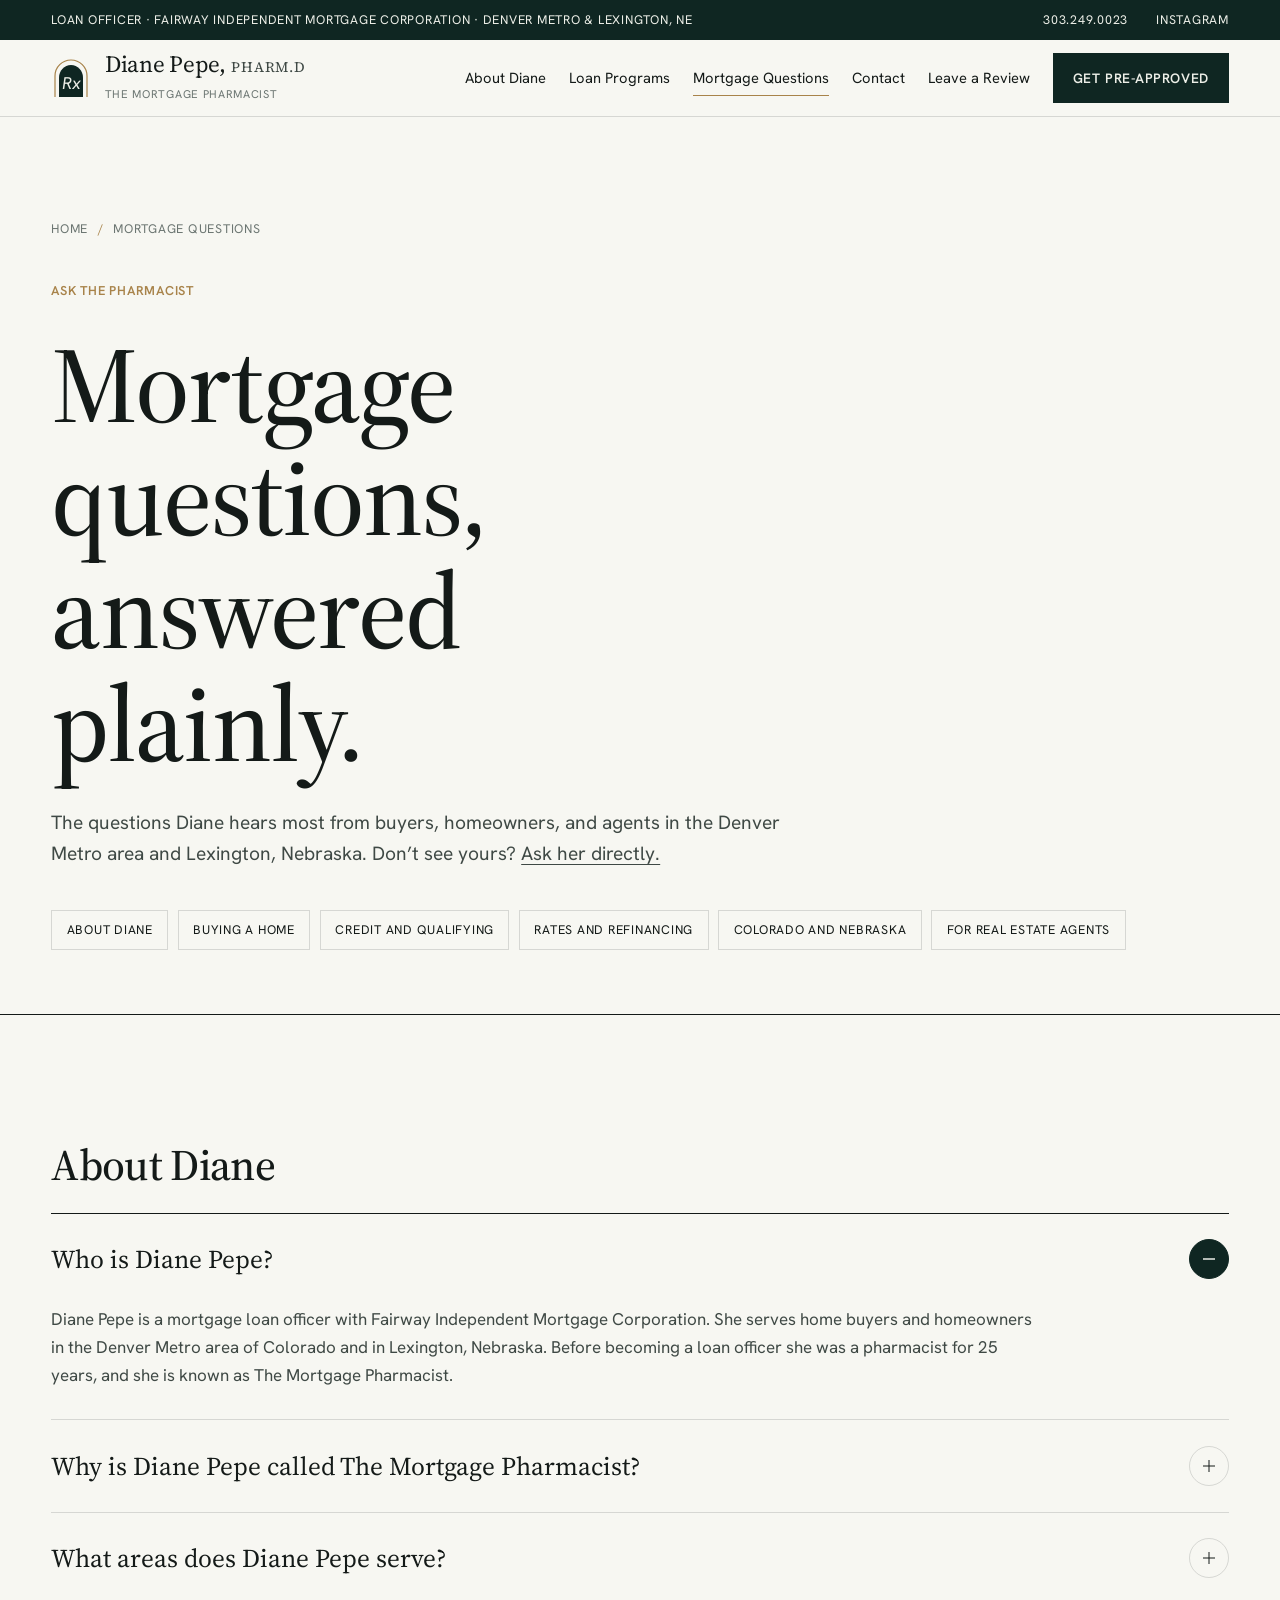
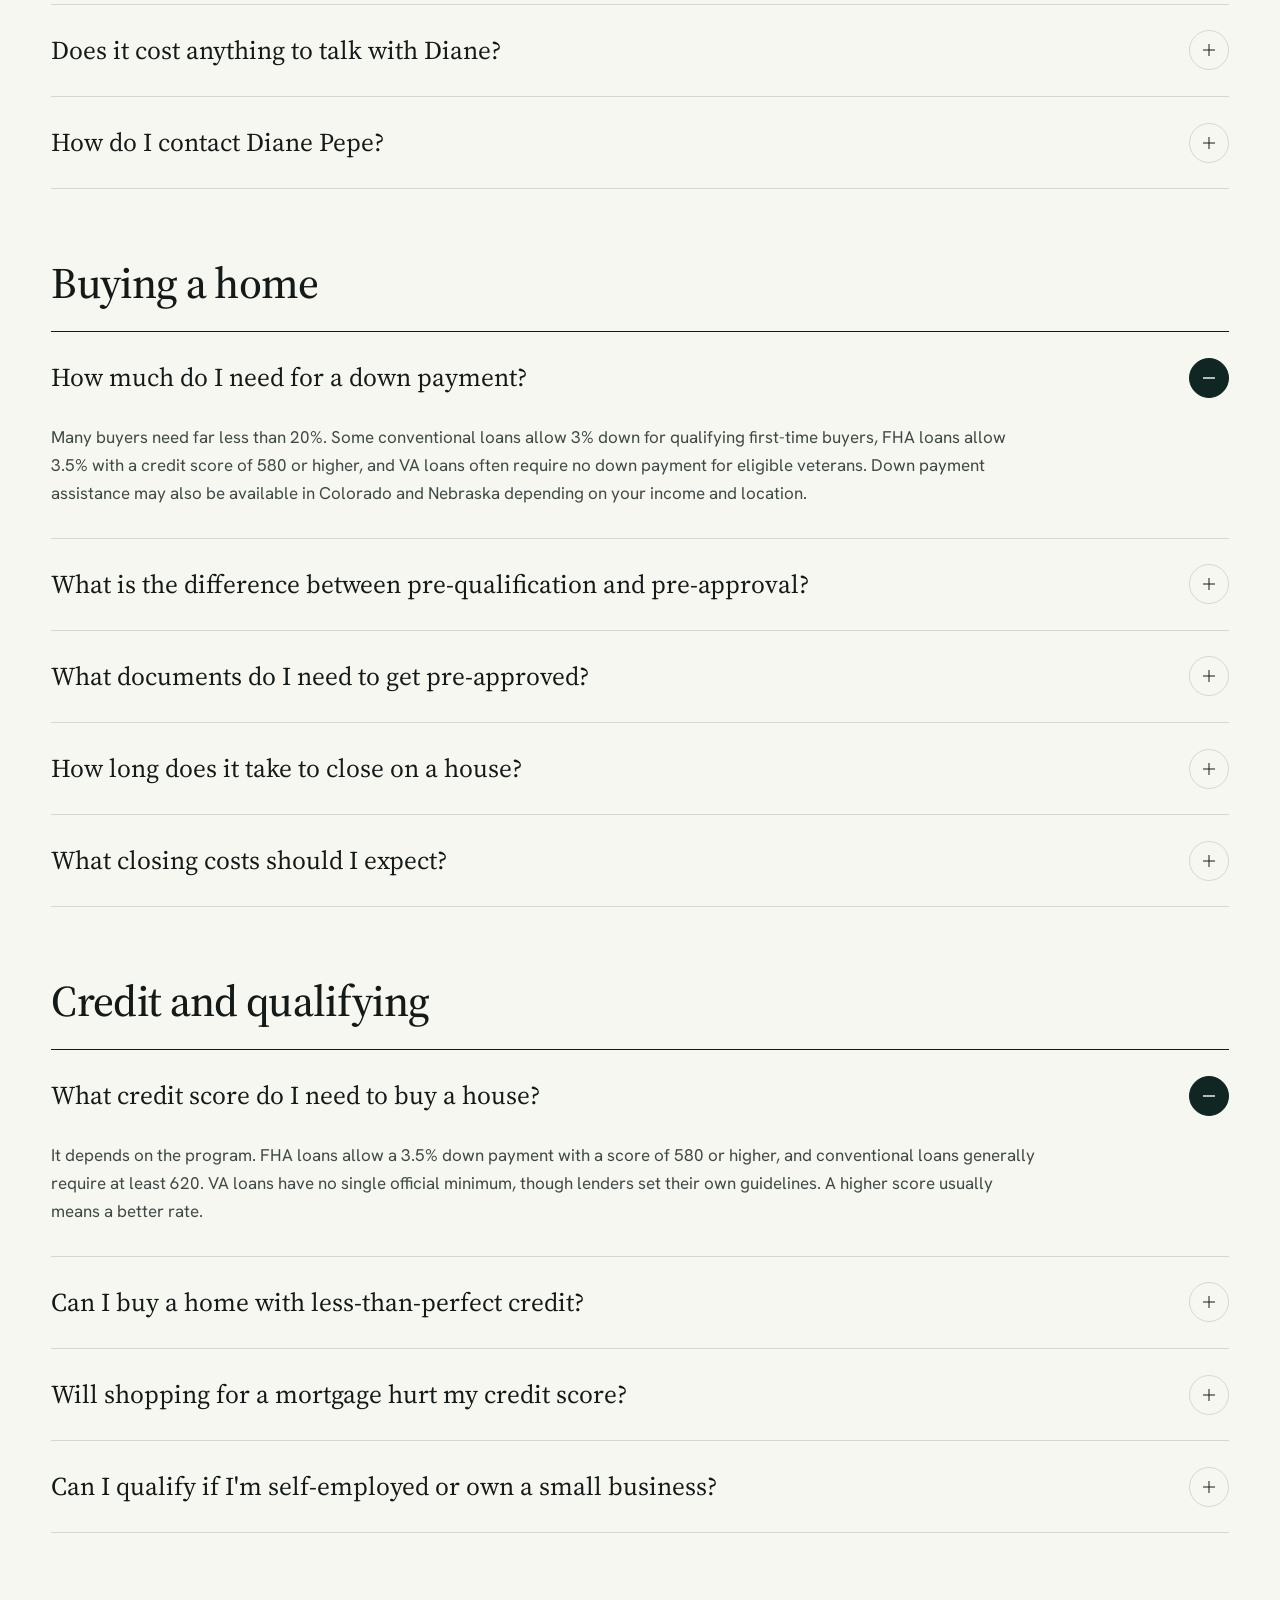
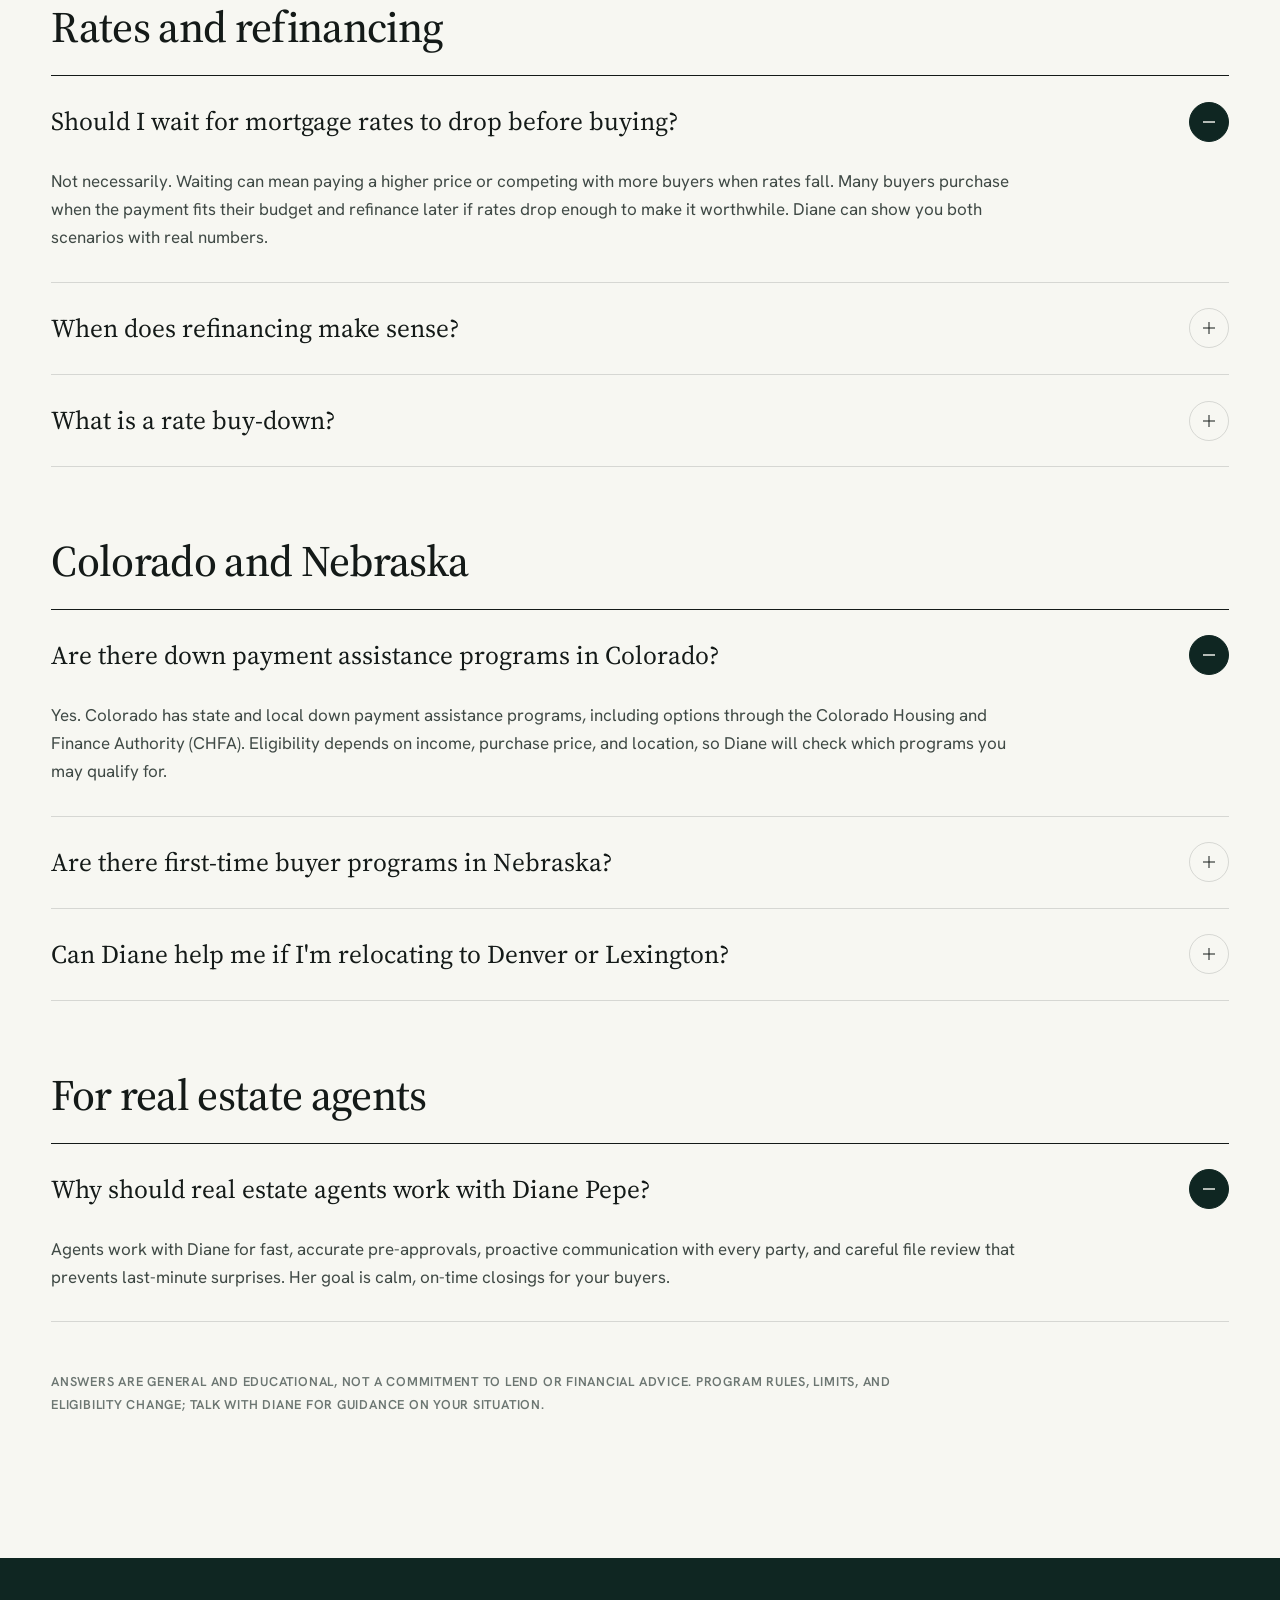
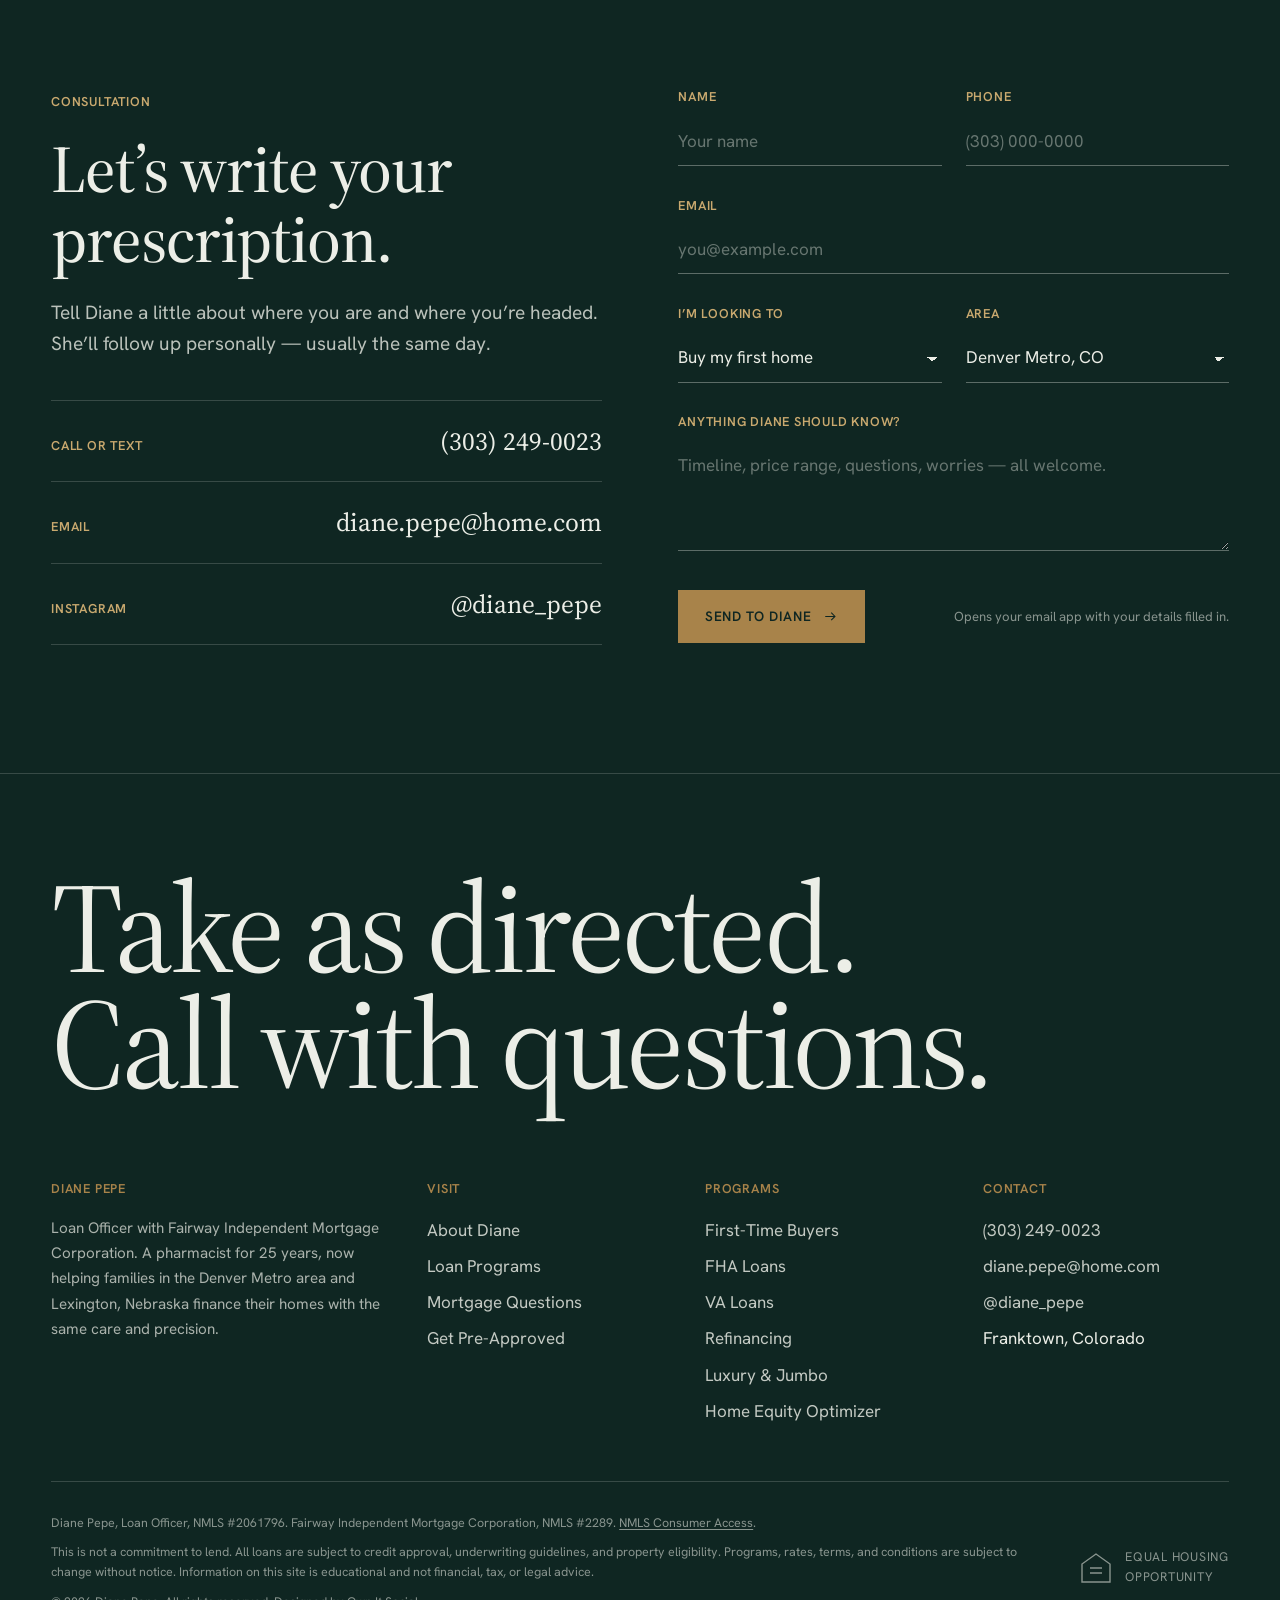
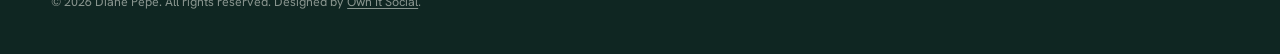
<file: faq.html>
<!doctype html>
<html lang="en">
<head>
<meta charset="utf-8">
<meta name="viewport" content="width=device-width, initial-scale=1">
<meta name="theme-color" content="#0f2622">
<meta name="author" content="Diane Pepe">
<meta name="robots" content="index, follow, max-image-preview:large, max-snippet:-1">
<meta property="og:site_name" content="Diane Pepe — The Mortgage Pharmacist">
<meta property="og:locale" content="en_US">
<meta property="og:image" content="https://www.dianepepe.com/assets/img/og-diane-pepe.jpg">
<meta property="og:image:width" content="1200">
<meta property="og:image:height" content="630">
<meta name="twitter:card" content="summary_large_image">
<meta name="geo.region" content="US-CO">
<meta name="geo.placename" content="Denver Metro Area">
<link rel="icon" href="/favicon.svg" type="image/svg+xml">
<link rel="apple-touch-icon" href="/apple-touch-icon.png">
<link rel="manifest" href="/site.webmanifest">
<link rel="alternate" type="text/plain" href="/llms.txt" title="LLM-readable summary">
<link rel="preconnect" href="https://fonts.googleapis.com">
<link rel="preconnect" href="https://fonts.gstatic.com" crossorigin>
<link rel="stylesheet" href="https://fonts.googleapis.com/css2?family=Source+Serif+4:ital,opsz,wght@0,8..60,400;0,8..60,500;0,8..60,600;1,8..60,400;1,8..60,500&family=Hanken+Grotesk:wght@400;500;600;700&display=swap">
<link rel="stylesheet" href="/assets/css/site.css?v=438949c9">
<title>Mortgage Questions Answered | Denver &amp; Nebraska Home Loan FAQ | Diane Pepe</title>
<meta name="description" content="Plain-language answers about down payments, credit scores, pre-approval, closing costs, rates, refinancing and down payment assistance in Colorado and Nebraska, from loan officer Diane Pepe.">
<link rel="canonical" href="https://www.dianepepe.com/faq">
<meta property="og:type" content="website">
<meta property="og:url" content="https://www.dianepepe.com/faq">
<meta property="og:title" content="Mortgage Questions, Answered Plainly — Diane Pepe">
<meta property="og:description" content="Down payments, credit, rates, refinancing and assistance programs in Colorado and Nebraska — explained by The Mortgage Pharmacist.">
<script type="application/ld+json">
{
  "@context": "https://schema.org",
  "@graph": [
    {
      "@type": "FAQPage",
      "@id": "https://www.dianepepe.com/faq#faq",
      "url": "https://www.dianepepe.com/faq",
      "name": "Mortgage questions answered by Diane Pepe",
      "isPartOf": {
        "@id": "https://www.dianepepe.com/#website"
      },
      "author": {
        "@id": "https://www.dianepepe.com/#diane"
      },
      "mainEntity": [
        {
          "@type": "Question",
          "name": "Who is Diane Pepe?",
          "acceptedAnswer": {
            "@type": "Answer",
            "text": "Diane Pepe is a mortgage loan officer with Fairway Independent Mortgage Corporation. She serves home buyers and homeowners in the Denver Metro area of Colorado and in Lexington, Nebraska. Before becoming a loan officer she was a pharmacist for 25 years, and she is known as The Mortgage Pharmacist."
          }
        },
        {
          "@type": "Question",
          "name": "Why is Diane Pepe called The Mortgage Pharmacist?",
          "acceptedAnswer": {
            "@type": "Answer",
            "text": "Diane practiced pharmacy for 25 years before moving into mortgage lending. She brings the same habits to home loans: listening carefully, reviewing every detail, explaining things in plain language, and matching each client to the loan program that fits their situation."
          }
        },
        {
          "@type": "Question",
          "name": "What areas does Diane Pepe serve?",
          "acceptedAnswer": {
            "@type": "Answer",
            "text": "Diane focuses on the Denver Metro area, including Douglas County communities such as Franktown, Parker and Castle Rock, and on Lexington, Nebraska and the surrounding Dawson County area."
          }
        },
        {
          "@type": "Question",
          "name": "Does it cost anything to talk with Diane?",
          "acceptedAnswer": {
            "@type": "Answer",
            "text": "No. The first consultation is free and there is no obligation. If you move forward with a loan, Diane will give you an official Loan Estimate that lists every expected cost before you commit."
          }
        },
        {
          "@type": "Question",
          "name": "How do I contact Diane Pepe?",
          "acceptedAnswer": {
            "@type": "Answer",
            "text": "Call or text Diane at (303) 249-0023, email diane.pepe@home.com, or send a message through the consultation form on this website. You can also find her on Instagram at @diane_pepe."
          }
        },
        {
          "@type": "Question",
          "name": "How much do I need for a down payment?",
          "acceptedAnswer": {
            "@type": "Answer",
            "text": "Many buyers need far less than 20%. Some conventional loans allow 3% down for qualifying first-time buyers, FHA loans allow 3.5% with a credit score of 580 or higher, and VA loans often require no down payment for eligible veterans. Down payment assistance may also be available in Colorado and Nebraska depending on your income and location."
          }
        },
        {
          "@type": "Question",
          "name": "What is the difference between pre-qualification and pre-approval?",
          "acceptedAnswer": {
            "@type": "Answer",
            "text": "A pre-qualification is a quick estimate based on information you provide, while a pre-approval means a lender has reviewed your credit, income and assets. Sellers and agents take pre-approvals more seriously, so Diane recommends getting pre-approved before you start touring homes."
          }
        },
        {
          "@type": "Question",
          "name": "What documents do I need to get pre-approved?",
          "acceptedAnswer": {
            "@type": "Answer",
            "text": "Most buyers need a photo ID, about 30 days of recent pay stubs, two years of W-2s, and two months of bank statements. Self-employed buyers usually also need two years of personal and business tax returns. Diane will send a simple checklist tailored to your situation."
          }
        },
        {
          "@type": "Question",
          "name": "How long does it take to close on a house?",
          "acceptedAnswer": {
            "@type": "Answer",
            "text": "Many purchase loans close in roughly 30 to 45 days after an accepted offer. The timeline depends on the loan program, the appraisal, the property, and how quickly documents come in, which is why Diane gives every client a clear checklist up front."
          }
        },
        {
          "@type": "Question",
          "name": "What closing costs should I expect?",
          "acceptedAnswer": {
            "@type": "Answer",
            "text": "Closing costs commonly include lender fees, appraisal, title insurance, recording fees, and prepaid items such as property taxes and homeowners insurance. Your Loan Estimate shows the exact figures, and in some cases seller credits or assistance programs can help cover them."
          }
        },
        {
          "@type": "Question",
          "name": "What credit score do I need to buy a house?",
          "acceptedAnswer": {
            "@type": "Answer",
            "text": "It depends on the program. FHA loans allow a 3.5% down payment with a score of 580 or higher, and conventional loans generally require at least 620. VA loans have no single official minimum, though lenders set their own guidelines. A higher score usually means a better rate."
          }
        },
        {
          "@type": "Question",
          "name": "Can I buy a home with less-than-perfect credit?",
          "acceptedAnswer": {
            "@type": "Answer",
            "text": "Often, yes. Programs like FHA are designed for borrowers who are still rebuilding credit. If you aren't ready yet, Diane will give you a specific plan, such as which balances to pay down, to help you qualify."
          }
        },
        {
          "@type": "Question",
          "name": "Will shopping for a mortgage hurt my credit score?",
          "acceptedAnswer": {
            "@type": "Answer",
            "text": "Only slightly. Credit scoring models treat multiple mortgage inquiries within a short shopping window as a single inquiry, so you can compare lenders without a large impact on your score."
          }
        },
        {
          "@type": "Question",
          "name": "Can I qualify if I'm self-employed or own a small business?",
          "acceptedAnswer": {
            "@type": "Answer",
            "text": "Yes. Self-employed borrowers typically qualify using two years of tax returns, and Diane will review how your business income is calculated so there are no surprises in underwriting."
          }
        },
        {
          "@type": "Question",
          "name": "Should I wait for mortgage rates to drop before buying?",
          "acceptedAnswer": {
            "@type": "Answer",
            "text": "Not necessarily. Waiting can mean paying a higher price or competing with more buyers when rates fall. Many buyers purchase when the payment fits their budget and refinance later if rates drop enough to make it worthwhile. Diane can show you both scenarios with real numbers."
          }
        },
        {
          "@type": "Question",
          "name": "When does refinancing make sense?",
          "acceptedAnswer": {
            "@type": "Answer",
            "text": "Refinancing usually makes sense when the savings from a lower rate or the benefit of removing mortgage insurance outweigh the closing costs within a reasonable time. Diane calculates your break-even point so you can decide with clear numbers."
          }
        },
        {
          "@type": "Question",
          "name": "What is a rate buy-down?",
          "acceptedAnswer": {
            "@type": "Answer",
            "text": "A rate buy-down is an upfront payment, sometimes covered by the seller or builder, that lowers your interest rate either temporarily or for the life of the loan. It can make the first years of homeownership more affordable."
          }
        },
        {
          "@type": "Question",
          "name": "Are there down payment assistance programs in Colorado?",
          "acceptedAnswer": {
            "@type": "Answer",
            "text": "Yes. Colorado has state and local down payment assistance programs, including options through the Colorado Housing and Finance Authority (CHFA). Eligibility depends on income, purchase price, and location, so Diane will check which programs you may qualify for."
          }
        },
        {
          "@type": "Question",
          "name": "Are there first-time buyer programs in Nebraska?",
          "acceptedAnswer": {
            "@type": "Answer",
            "text": "Yes. The Nebraska Investment Finance Authority (NIFA) and some local organizations offer programs for qualifying buyers. Diane can help buyers in Lexington and Dawson County understand which options may apply."
          }
        },
        {
          "@type": "Question",
          "name": "Can Diane help me if I'm relocating to Denver or Lexington?",
          "acceptedAnswer": {
            "@type": "Answer",
            "text": "Yes. Diane helps buyers relocating for work or family coordinate their loan timeline with a move date, a home sale in another state, and a new job, and she can connect you with trusted local real estate agents."
          }
        },
        {
          "@type": "Question",
          "name": "Why should real estate agents work with Diane Pepe?",
          "acceptedAnswer": {
            "@type": "Answer",
            "text": "Agents work with Diane for fast, accurate pre-approvals, proactive communication with every party, and careful file review that prevents last-minute surprises. Her goal is calm, on-time closings for your buyers."
          }
        }
      ]
    },
    {
      "@type": "BreadcrumbList",
      "itemListElement": [
        {
          "@type": "ListItem",
          "position": 1,
          "name": "Home",
          "item": "https://www.dianepepe.com/"
        },
        {
          "@type": "ListItem",
          "position": 2,
          "name": "Mortgage Questions",
          "item": "https://www.dianepepe.com/faq"
        }
      ]
    }
  ]
}
</script>
</head>
<body>
<a class="skip" href="#main">Skip to content</a>
<div class="topbar">
  <div class="wrap">
    <span class="topbar__left">Loan Officer &middot; Fairway Independent Mortgage Corporation &middot; Denver Metro &amp; Lexington, NE</span>
    <span class="topbar__right">
      <a href="tel:+13032490023">303.249.0023</a>
      <a href="https://www.instagram.com/diane_pepe/" rel="me noopener" target="_blank">Instagram</a>
    </span>
  </div>
</div>
<header class="site-header">
  <div class="wrap">
    <a class="brand" href="/" aria-label="Diane Pepe, PharmD, The Mortgage Pharmacist — home">
      <svg class="brand__mark" viewBox="0 0 40 40" aria-hidden="true">
        <path d="M4 39V18C4 9.2 11.2 2 20 2s16 7.2 16 16v21" fill="none" stroke="#a8834a" stroke-width="1.2"/>
        <path d="M8 39V19.5C8 12.6 13.4 7 20 7s12 5.6 12 12.5V39" fill="#0f2622"/>
        <text x="20" y="31" text-anchor="middle" font-family="Source Serif 4, Georgia, serif" font-style="italic" font-size="17" fill="#eceee7">Rx</text>
      </svg>
      <span>
        <span class="brand__name">Diane Pepe, <span class="brand__cred">PHARM.D</span></span>
        <span class="brand__tag">The Mortgage Pharmacist</span>
      </span>
    </a>
    <button class="nav-toggle" aria-expanded="false" aria-controls="site-nav"><span>Menu</span>
      <svg width="22" height="10" viewBox="0 0 22 10" aria-hidden="true"><path d="M0 1h22M0 9h22" stroke="currentColor" stroke-width="1.2"/></svg>
    </button>
    <nav class="nav" id="site-nav" aria-label="Primary">
      <a href="/about">About Diane</a>
      <a href="/loan-programs">Loan Programs</a>
      <a href="/faq" aria-current="page">Mortgage Questions</a>
      <a href="#consult">Contact</a>
      <a href="https://g.page/r/CcgWI3SUjpBbEAI/review" target="_blank" rel="noopener">Leave a Review</a>
      <a class="btn btn--solid" href="https://fairway.tidalwave.ai/signup/eywp9v" target="_blank" rel="noopener">Get Pre-Approved</a>
    </nav>
  </div>
</header>

<main id="main">
  <section class="page-head">
    <div class="wrap">
      <nav class="crumbs" aria-label="Breadcrumb"><a href="/">Home</a><span>/</span>Mortgage Questions</nav>
      <span class="label label--brass">Ask the Pharmacist</span>
      <h1 class="display h-xl">Mortgage questions, answered plainly.</h1>
      <p class="lede">The questions Diane hears most from buyers, homeowners, and agents in the Denver Metro area and Lexington, Nebraska. Don&rsquo;t see yours? <a href="#consult">Ask her directly.</a></p>
      <nav class="program-index" aria-label="Jump to a topic">
        <a href="#about-diane">About Diane</a>
        <a href="#buying-a-home">Buying a home</a>
        <a href="#credit-and-qualifying">Credit and qualifying</a>
        <a href="#rates-and-refinancing">Rates and refinancing</a>
        <a href="#colorado-and-nebraska">Colorado and Nebraska</a>
        <a href="#for-real-estate-agents">For real estate agents</a>
      </nav>
    </div>
  </section>

  <section class="section">
    <div class="wrap">
      <div class="faq-group" id="about-diane">
        <h2 class="display h-md">About Diane</h2>
        <div class="faq">
          <details open>
            <summary>Who is Diane Pepe?<span class="pm" aria-hidden="true"></span></summary>
            <div class="faq__a"><p>Diane Pepe is a mortgage loan officer with Fairway Independent Mortgage Corporation. She serves home buyers and homeowners in the Denver Metro area of Colorado and in Lexington, Nebraska. Before becoming a loan officer she was a pharmacist for 25 years, and she is known as The Mortgage Pharmacist.</p></div>
          </details>
          <details>
            <summary>Why is Diane Pepe called The Mortgage Pharmacist?<span class="pm" aria-hidden="true"></span></summary>
            <div class="faq__a"><p>Diane practiced pharmacy for 25 years before moving into mortgage lending. She brings the same habits to home loans: listening carefully, reviewing every detail, explaining things in plain language, and matching each client to the loan program that fits their situation.</p></div>
          </details>
          <details>
            <summary>What areas does Diane Pepe serve?<span class="pm" aria-hidden="true"></span></summary>
            <div class="faq__a"><p>Diane focuses on the Denver Metro area, including Douglas County communities such as Franktown, Parker and Castle Rock, and on Lexington, Nebraska and the surrounding Dawson County area.</p></div>
          </details>
          <details>
            <summary>Does it cost anything to talk with Diane?<span class="pm" aria-hidden="true"></span></summary>
            <div class="faq__a"><p>No. The first consultation is free and there is no obligation. If you move forward with a loan, Diane will give you an official Loan Estimate that lists every expected cost before you commit.</p></div>
          </details>
          <details>
            <summary>How do I contact Diane Pepe?<span class="pm" aria-hidden="true"></span></summary>
            <div class="faq__a"><p>Call or text Diane at (303) 249-0023, email diane.pepe@home.com, or send a message through the consultation form on this website. You can also find her on Instagram at @diane_pepe.</p></div>
          </details>
        </div>
      </div>
      <div class="faq-group" id="buying-a-home">
        <h2 class="display h-md">Buying a home</h2>
        <div class="faq">
          <details open>
            <summary>How much do I need for a down payment?<span class="pm" aria-hidden="true"></span></summary>
            <div class="faq__a"><p>Many buyers need far less than 20%. Some conventional loans allow 3% down for qualifying first-time buyers, FHA loans allow 3.5% with a credit score of 580 or higher, and VA loans often require no down payment for eligible veterans. Down payment assistance may also be available in Colorado and Nebraska depending on your income and location.</p></div>
          </details>
          <details>
            <summary>What is the difference between pre-qualification and pre-approval?<span class="pm" aria-hidden="true"></span></summary>
            <div class="faq__a"><p>A pre-qualification is a quick estimate based on information you provide, while a pre-approval means a lender has reviewed your credit, income and assets. Sellers and agents take pre-approvals more seriously, so Diane recommends getting pre-approved before you start touring homes.</p></div>
          </details>
          <details>
            <summary>What documents do I need to get pre-approved?<span class="pm" aria-hidden="true"></span></summary>
            <div class="faq__a"><p>Most buyers need a photo ID, about 30 days of recent pay stubs, two years of W-2s, and two months of bank statements. Self-employed buyers usually also need two years of personal and business tax returns. Diane will send a simple checklist tailored to your situation.</p></div>
          </details>
          <details>
            <summary>How long does it take to close on a house?<span class="pm" aria-hidden="true"></span></summary>
            <div class="faq__a"><p>Many purchase loans close in roughly 30 to 45 days after an accepted offer. The timeline depends on the loan program, the appraisal, the property, and how quickly documents come in, which is why Diane gives every client a clear checklist up front.</p></div>
          </details>
          <details>
            <summary>What closing costs should I expect?<span class="pm" aria-hidden="true"></span></summary>
            <div class="faq__a"><p>Closing costs commonly include lender fees, appraisal, title insurance, recording fees, and prepaid items such as property taxes and homeowners insurance. Your Loan Estimate shows the exact figures, and in some cases seller credits or assistance programs can help cover them.</p></div>
          </details>
        </div>
      </div>
      <div class="faq-group" id="credit-and-qualifying">
        <h2 class="display h-md">Credit and qualifying</h2>
        <div class="faq">
          <details open>
            <summary>What credit score do I need to buy a house?<span class="pm" aria-hidden="true"></span></summary>
            <div class="faq__a"><p>It depends on the program. FHA loans allow a 3.5% down payment with a score of 580 or higher, and conventional loans generally require at least 620. VA loans have no single official minimum, though lenders set their own guidelines. A higher score usually means a better rate.</p></div>
          </details>
          <details>
            <summary>Can I buy a home with less-than-perfect credit?<span class="pm" aria-hidden="true"></span></summary>
            <div class="faq__a"><p>Often, yes. Programs like FHA are designed for borrowers who are still rebuilding credit. If you aren&#x27;t ready yet, Diane will give you a specific plan, such as which balances to pay down, to help you qualify.</p></div>
          </details>
          <details>
            <summary>Will shopping for a mortgage hurt my credit score?<span class="pm" aria-hidden="true"></span></summary>
            <div class="faq__a"><p>Only slightly. Credit scoring models treat multiple mortgage inquiries within a short shopping window as a single inquiry, so you can compare lenders without a large impact on your score.</p></div>
          </details>
          <details>
            <summary>Can I qualify if I&#x27;m self-employed or own a small business?<span class="pm" aria-hidden="true"></span></summary>
            <div class="faq__a"><p>Yes. Self-employed borrowers typically qualify using two years of tax returns, and Diane will review how your business income is calculated so there are no surprises in underwriting.</p></div>
          </details>
        </div>
      </div>
      <div class="faq-group" id="rates-and-refinancing">
        <h2 class="display h-md">Rates and refinancing</h2>
        <div class="faq">
          <details open>
            <summary>Should I wait for mortgage rates to drop before buying?<span class="pm" aria-hidden="true"></span></summary>
            <div class="faq__a"><p>Not necessarily. Waiting can mean paying a higher price or competing with more buyers when rates fall. Many buyers purchase when the payment fits their budget and refinance later if rates drop enough to make it worthwhile. Diane can show you both scenarios with real numbers.</p></div>
          </details>
          <details>
            <summary>When does refinancing make sense?<span class="pm" aria-hidden="true"></span></summary>
            <div class="faq__a"><p>Refinancing usually makes sense when the savings from a lower rate or the benefit of removing mortgage insurance outweigh the closing costs within a reasonable time. Diane calculates your break-even point so you can decide with clear numbers.</p></div>
          </details>
          <details>
            <summary>What is a rate buy-down?<span class="pm" aria-hidden="true"></span></summary>
            <div class="faq__a"><p>A rate buy-down is an upfront payment, sometimes covered by the seller or builder, that lowers your interest rate either temporarily or for the life of the loan. It can make the first years of homeownership more affordable.</p></div>
          </details>
        </div>
      </div>
      <div class="faq-group" id="colorado-and-nebraska">
        <h2 class="display h-md">Colorado and Nebraska</h2>
        <div class="faq">
          <details open>
            <summary>Are there down payment assistance programs in Colorado?<span class="pm" aria-hidden="true"></span></summary>
            <div class="faq__a"><p>Yes. Colorado has state and local down payment assistance programs, including options through the Colorado Housing and Finance Authority (CHFA). Eligibility depends on income, purchase price, and location, so Diane will check which programs you may qualify for.</p></div>
          </details>
          <details>
            <summary>Are there first-time buyer programs in Nebraska?<span class="pm" aria-hidden="true"></span></summary>
            <div class="faq__a"><p>Yes. The Nebraska Investment Finance Authority (NIFA) and some local organizations offer programs for qualifying buyers. Diane can help buyers in Lexington and Dawson County understand which options may apply.</p></div>
          </details>
          <details>
            <summary>Can Diane help me if I&#x27;m relocating to Denver or Lexington?<span class="pm" aria-hidden="true"></span></summary>
            <div class="faq__a"><p>Yes. Diane helps buyers relocating for work or family coordinate their loan timeline with a move date, a home sale in another state, and a new job, and she can connect you with trusted local real estate agents.</p></div>
          </details>
        </div>
      </div>
      <div class="faq-group" id="for-real-estate-agents">
        <h2 class="display h-md">For real estate agents</h2>
        <div class="faq">
          <details open>
            <summary>Why should real estate agents work with Diane Pepe?<span class="pm" aria-hidden="true"></span></summary>
            <div class="faq__a"><p>Agents work with Diane for fast, accurate pre-approvals, proactive communication with every party, and careful file review that prevents last-minute surprises. Her goal is calm, on-time closings for your buyers.</p></div>
          </details>
        </div>
      </div>
      <p class="label" style="padding-top:3rem;max-width:70em;line-height:1.8">Answers are general and educational, not a commitment to lend or financial advice. Program rules, limits, and eligibility change; talk with Diane for guidance on your situation.</p>
    </div>
  </section>

  <section class="section section--bottle" id="consult" aria-labelledby="consult-title">
    <div class="wrap consult">
      <div>
        <span class="label">Consultation</span>
        <h2 id="consult-title" class="display h-lg" style="margin-top:1.25rem">Let&rsquo;s write your prescription.</h2>
        <p class="lede">Tell Diane a little about where you are and where you&rsquo;re headed. She&rsquo;ll follow up personally &mdash; usually the same day.</p>
        <div class="consult__direct">
          <a href="tel:+13032490023"><span class="label">Call or text</span><span>(303) 249-0023</span></a>
          <a href="mailto:diane.pepe@home.com"><span class="label">Email</span><span>diane.pepe@home.com</span></a>
          <a href="https://www.instagram.com/diane_pepe/" rel="me noopener" target="_blank"><span class="label">Instagram</span><span>@diane_pepe</span></a>
        </div>
      </div>
      <form class="form" id="consult-form" data-to="diane.pepe@home.com" novalidate>
        <div class="field"><label class="label" for="f-name">Name</label><input id="f-name" name="name" autocomplete="name" required placeholder="Your name"></div>
        <div class="field"><label class="label" for="f-phone">Phone</label><input id="f-phone" name="phone" type="tel" autocomplete="tel" placeholder="(303) 000-0000"></div>
        <div class="field full"><label class="label" for="f-email">Email</label><input id="f-email" name="email" type="email" autocomplete="email" placeholder="you@example.com"></div>
        <div class="field"><label class="label" for="f-goal">I&rsquo;m looking to</label>
          <select id="f-goal" name="goal">
            <option>Buy my first home</option>
            <option>Buy my next home</option>
            <option>Refinance</option>
            <option>Use my VA benefit</option>
            <option>Buy an investment property</option>
            <option>Build or buy new construction</option>
            <option>Relocate</option>
            <option>Downsize</option>
            <option>I&rsquo;m a real estate agent</option>
          </select>
        </div>
        <div class="field"><label class="label" for="f-area">Area</label>
          <select id="f-area" name="area">
            <option>Denver Metro, CO</option>
            <option>Lexington, NE</option>
            <option>Somewhere else</option>
          </select>
        </div>
        <div class="field full"><label class="label" for="f-msg">Anything Diane should know?</label><textarea id="f-msg" name="message" placeholder="Timeline, price range, questions, worries &mdash; all welcome."></textarea></div>
        <div class="full" style="display:flex;flex-wrap:wrap;gap:1.25rem;align-items:center;justify-content:space-between">
          <button class="btn btn--brass" type="submit">Send to Diane
            <svg viewBox="0 0 20 20" aria-hidden="true"><path d="M3 10h13M11 5l5 5-5 5" fill="none" stroke="currentColor" stroke-width="1.4"/></svg>
          </button>
          <p class="form__note">Opens your email app with your details filled in.</p>
        </div>
      </form>
    </div>
  </section>
</main>

<footer class="site-footer">
  <div class="wrap">
    <p class="footer__big" aria-hidden="true">Take as directed.<br>Call with questions.</p>
    <div class="footer__grid">
      <div>
        <h4 class="label label--brass">Diane Pepe</h4>
        <p>Loan Officer with Fairway Independent Mortgage Corporation. A pharmacist for 25 years, now helping families in the Denver Metro area and Lexington, Nebraska finance their homes with the same care and precision.</p>
      </div>
      <div>
        <h4 class="label label--brass">Visit</h4>
        <ul>
          <li><a href="/about">About Diane</a></li>
          <li><a href="/loan-programs">Loan Programs</a></li>
          <li><a href="/faq">Mortgage Questions</a></li>
          <li><a href="https://fairway.tidalwave.ai/signup/eywp9v" target="_blank" rel="noopener">Get Pre-Approved</a></li>
        </ul>
      </div>
      <div>
        <h4 class="label label--brass">Programs</h4>
        <ul>
          <li><a href="/loan-programs#first-time-buyers">First-Time Buyers</a></li>
          <li><a href="/loan-programs#fha">FHA Loans</a></li>
          <li><a href="/loan-programs#va">VA Loans</a></li>
          <li><a href="/loan-programs#refinance">Refinancing</a></li>
          <li><a href="/loan-programs#jumbo">Luxury &amp; Jumbo</a></li>
          <li><a href="/equity-optimizer">Home Equity Optimizer</a></li>
        </ul>
      </div>
      <div>
        <h4 class="label label--brass">Contact</h4>
        <ul>
          <li><a href="tel:+13032490023">(303) 249-0023</a></li>
          <li><a href="mailto:diane.pepe@home.com">diane.pepe@home.com</a></li>
          <li><a href="https://www.instagram.com/diane_pepe/" rel="me noopener" target="_blank">@diane_pepe</a></li>
          <li>Franktown, Colorado</li>
        </ul>
      </div>
    </div>
    <div class="footer__legal">
      <div>
        <p>Diane Pepe, Loan Officer, NMLS #2061796. Fairway Independent Mortgage Corporation, NMLS #2289. <a href="https://www.nmlsconsumeraccess.org/" rel="noopener" target="_blank">NMLS Consumer Access</a>.</p>
        <p>This is not a commitment to lend. All loans are subject to credit approval, underwriting guidelines, and property eligibility. Programs, rates, terms, and conditions are subject to change without notice. Information on this site is educational and not financial, tax, or legal advice.</p>
        <p>&copy; <span data-year>2026</span> Diane Pepe. All rights reserved. Designed by <a href="https://ownitsocial.com" target="_blank" rel="noopener">Own It Social</a>.</p>
      </div>
      <div class="eho">
        <svg viewBox="0 0 34 34" aria-hidden="true"><path d="M17 3 3 13v18h28V13L17 3Z" fill="none" stroke="currentColor" stroke-width="1.4"/><path d="M11 17h12M11 22h12" stroke="currentColor" stroke-width="1.6"/></svg>
        Equal Housing<br>Opportunity
      </div>
    </div>
  </div>
</footer>
<div class="g-review" id="g-review" hidden>
  <a class="g-review__link" href="https://g.page/r/CcgWI3SUjpBbEAI/review" target="_blank" rel="noopener" aria-label="Rated 4.8 out of 5 from 68 client reviews. Leave Diane a Google review (opens in a new tab)">
    <svg class="g-review__logo" viewBox="0 0 48 48" aria-hidden="true"><path fill="#EA4335" d="M24 9.5c3.54 0 6.71 1.22 9.21 3.6l6.85-6.85C35.9 2.38 30.47 0 24 0 14.62 0 6.51 5.38 2.56 13.22l7.98 6.19C12.43 13.72 17.74 9.5 24 9.5z"/><path fill="#4285F4" d="M46.98 24.55c0-1.57-.15-3.09-.38-4.55H24v9.02h12.94c-.58 2.96-2.26 5.48-4.78 7.18l7.73 6c4.51-4.18 7.09-10.36 7.09-17.65z"/><path fill="#FBBC05" d="M10.53 28.59c-.48-1.45-.76-2.99-.76-4.59s.27-3.14.76-4.59l-7.98-6.19C.92 16.46 0 20.12 0 24c0 3.88.92 7.54 2.56 10.78l7.97-6.19z"/><path fill="#34A853" d="M24 48c6.48 0 11.93-2.13 15.89-5.81l-7.73-6c-2.15 1.45-4.92 2.3-8.16 2.3-6.26 0-11.57-4.22-13.47-9.91l-7.98 6.19C6.51 42.62 14.62 48 24 48z"/></svg>
    <span class="g-review__text">
      <span class="g-review__score"><b>4.8</b><span class="g-review__stars" aria-hidden="true"><svg viewBox="0 0 20 20"><path d="M10 1.5l2.6 5.3 5.9.9-4.3 4.1 1 5.8L10 14.9l-5.2 2.7 1-5.8L1.5 7.7l5.9-.9L10 1.5z"/></svg><svg viewBox="0 0 20 20"><path d="M10 1.5l2.6 5.3 5.9.9-4.3 4.1 1 5.8L10 14.9l-5.2 2.7 1-5.8L1.5 7.7l5.9-.9L10 1.5z"/></svg><svg viewBox="0 0 20 20"><path d="M10 1.5l2.6 5.3 5.9.9-4.3 4.1 1 5.8L10 14.9l-5.2 2.7 1-5.8L1.5 7.7l5.9-.9L10 1.5z"/></svg><svg viewBox="0 0 20 20"><path d="M10 1.5l2.6 5.3 5.9.9-4.3 4.1 1 5.8L10 14.9l-5.2 2.7 1-5.8L1.5 7.7l5.9-.9L10 1.5z"/></svg><svg viewBox="0 0 20 20"><path d="M10 1.5l2.6 5.3 5.9.9-4.3 4.1 1 5.8L10 14.9l-5.2 2.7 1-5.8L1.5 7.7l5.9-.9L10 1.5z"/></svg></span></span>
      <span class="g-review__count">68 reviews &middot; <u>Leave a review</u></span>
    </span>
  </a>
  <button class="g-review__close" type="button" aria-label="Dismiss review prompt">&times;</button>
</div>
<nav class="callbar" aria-label="Quick contact">
  <a href="tel:+13032490023">Call Diane</a>
  <a href="https://fairway.tidalwave.ai/signup/eywp9v" target="_blank" rel="noopener">Get Pre-Approved</a>
</nav>
<script src="/assets/js/site.js?v=f746bbfe" defer></script>
</body>
</html>
</file>
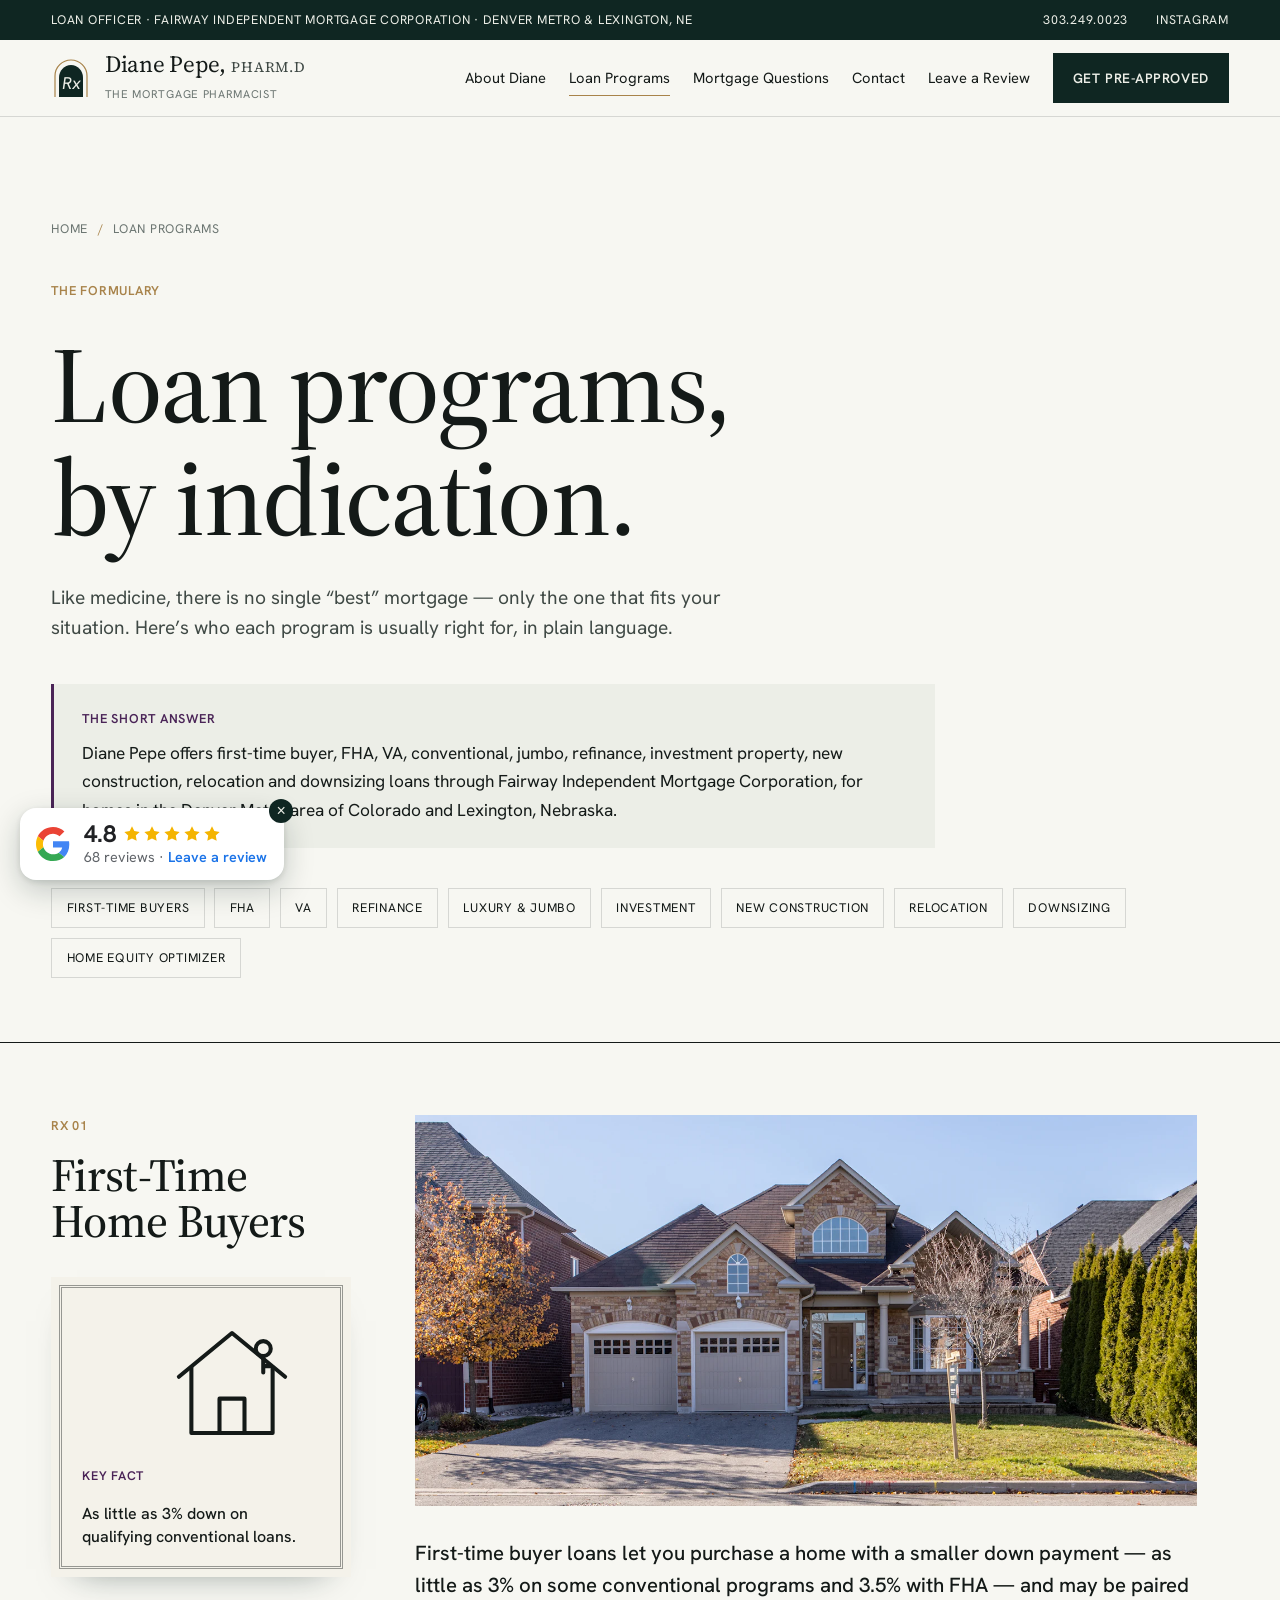
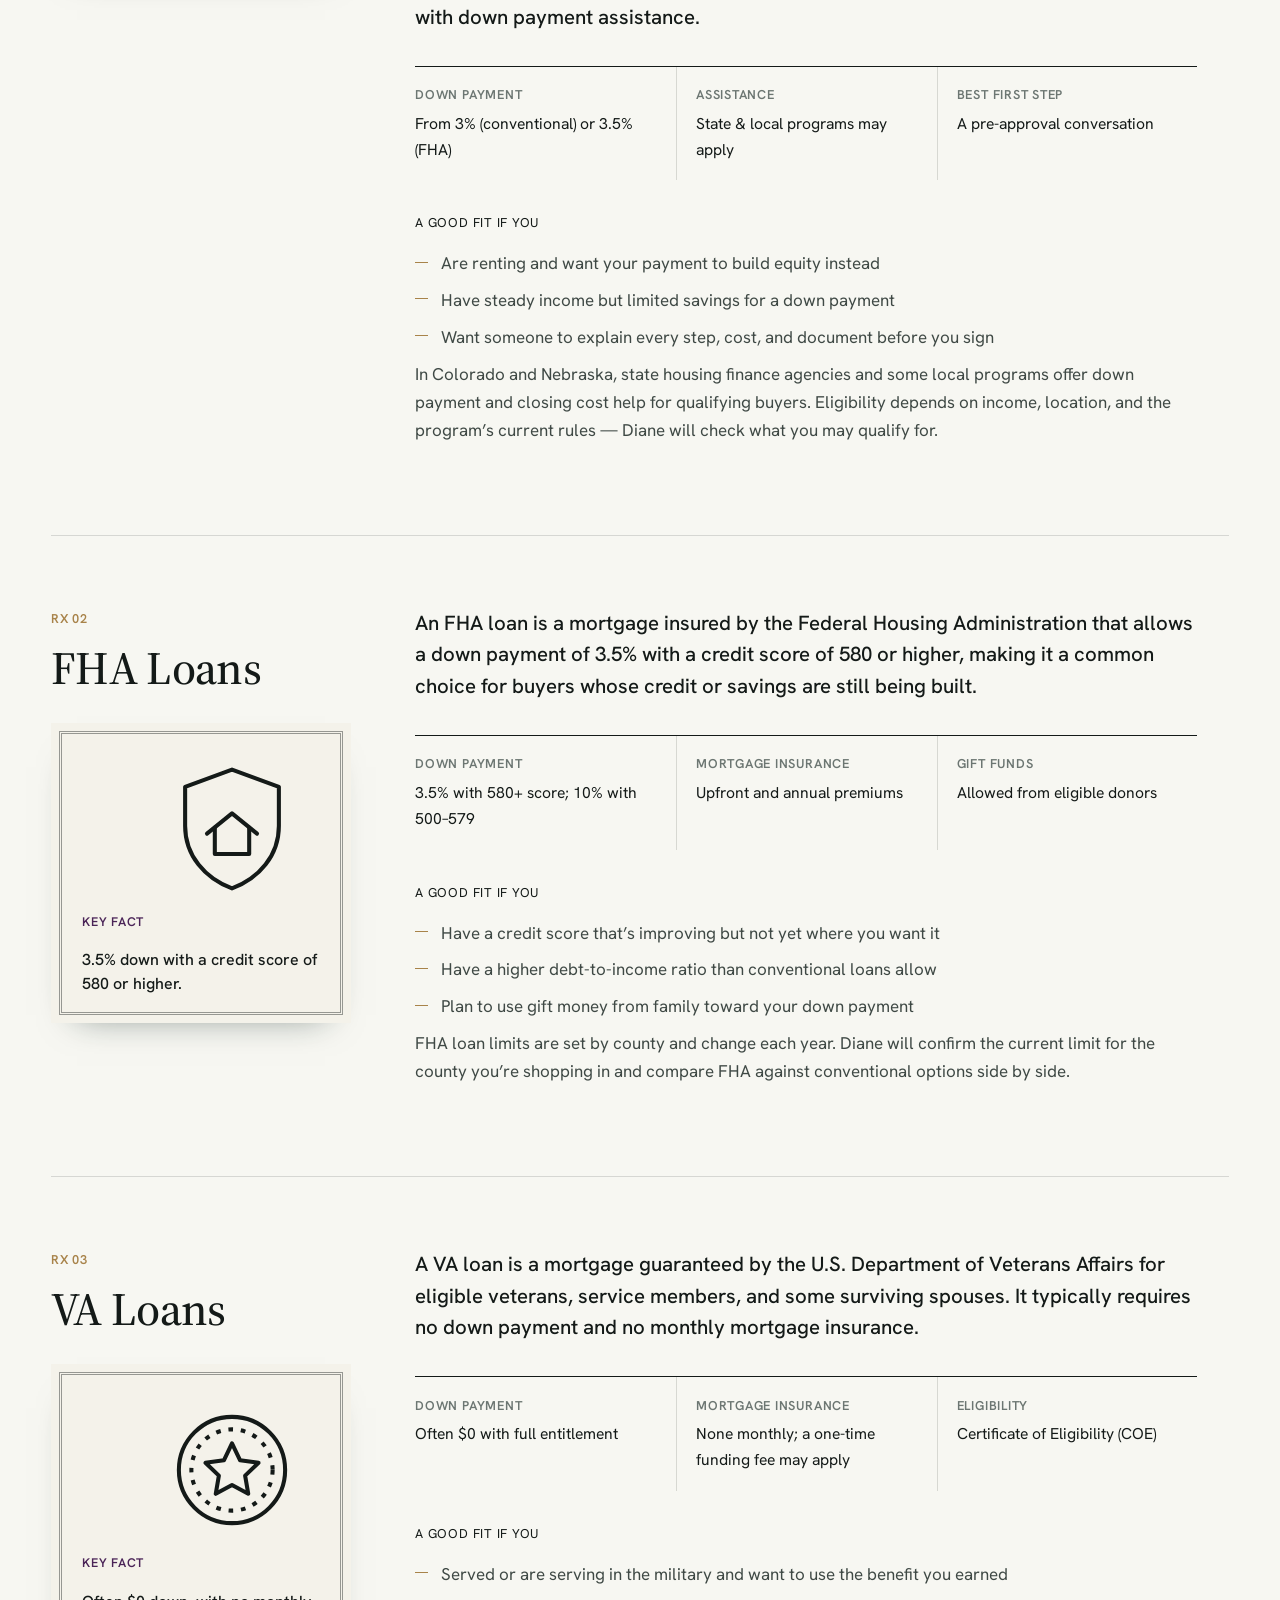
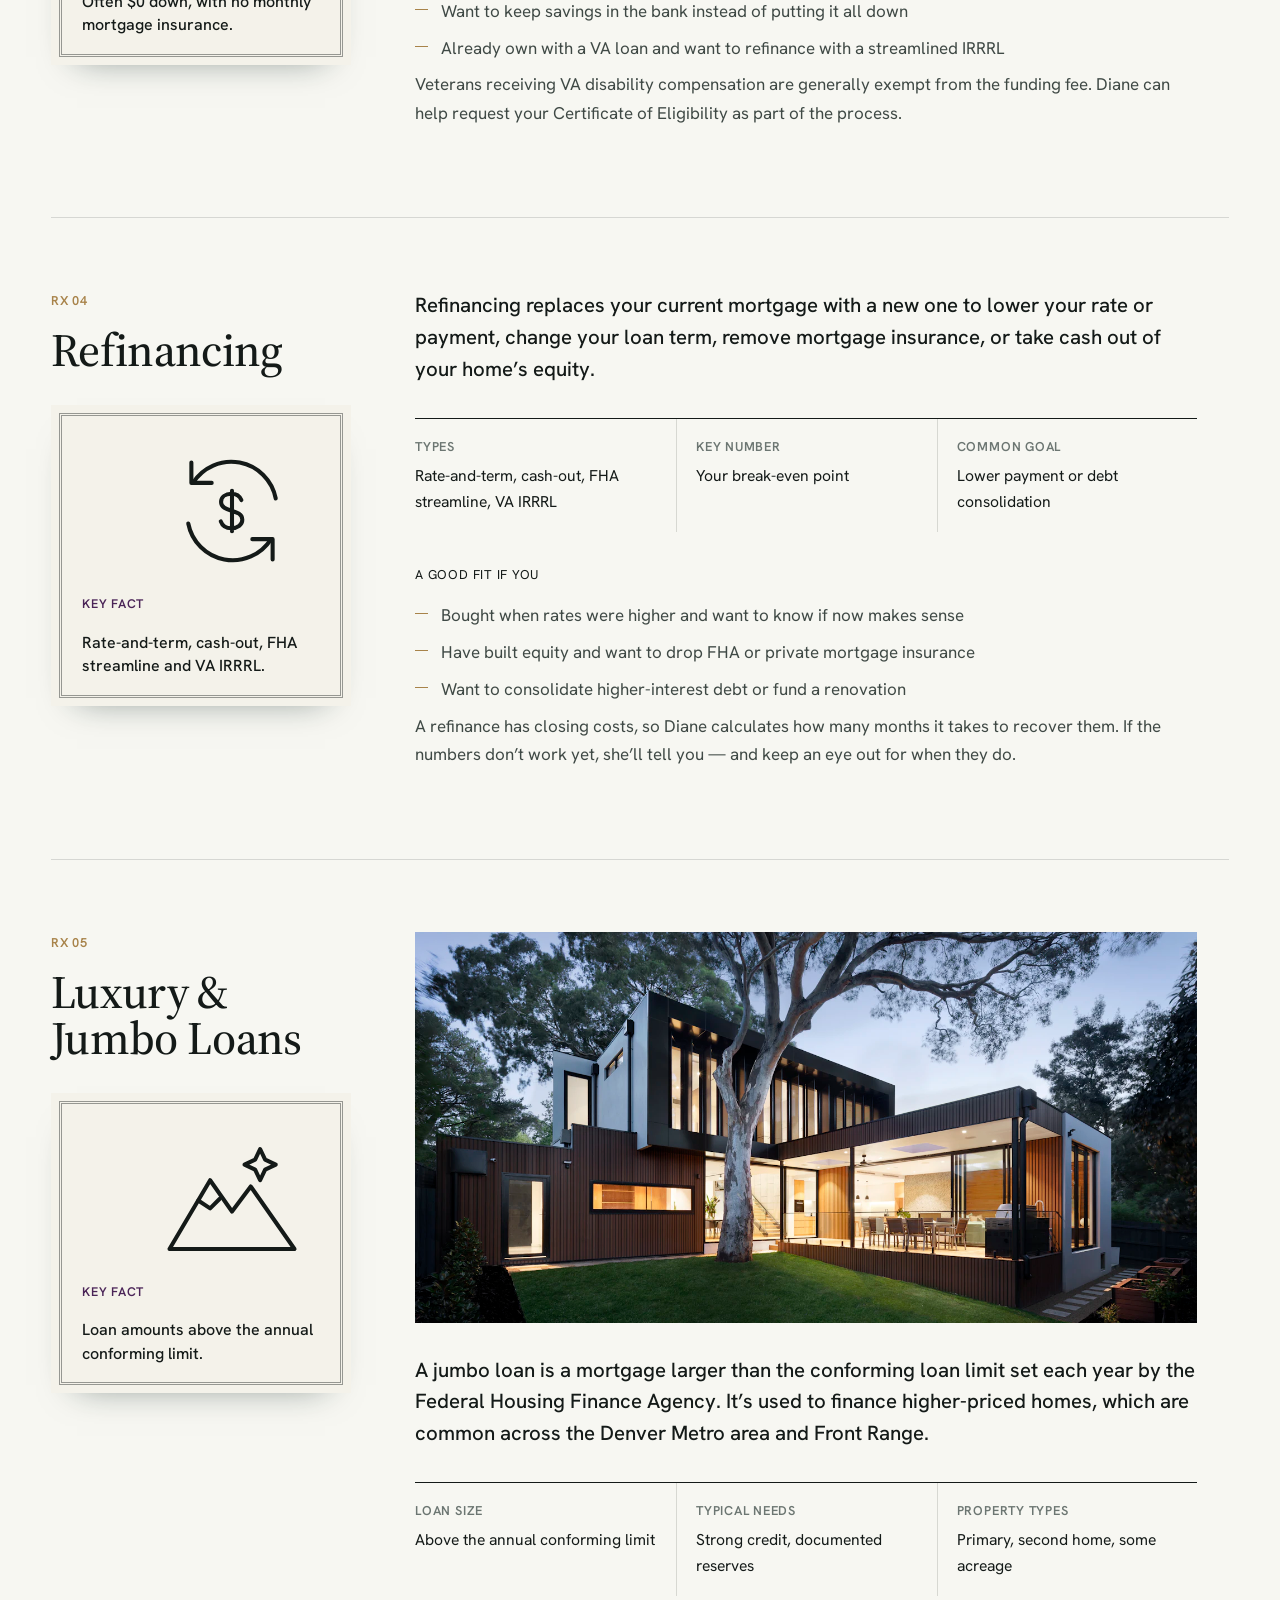
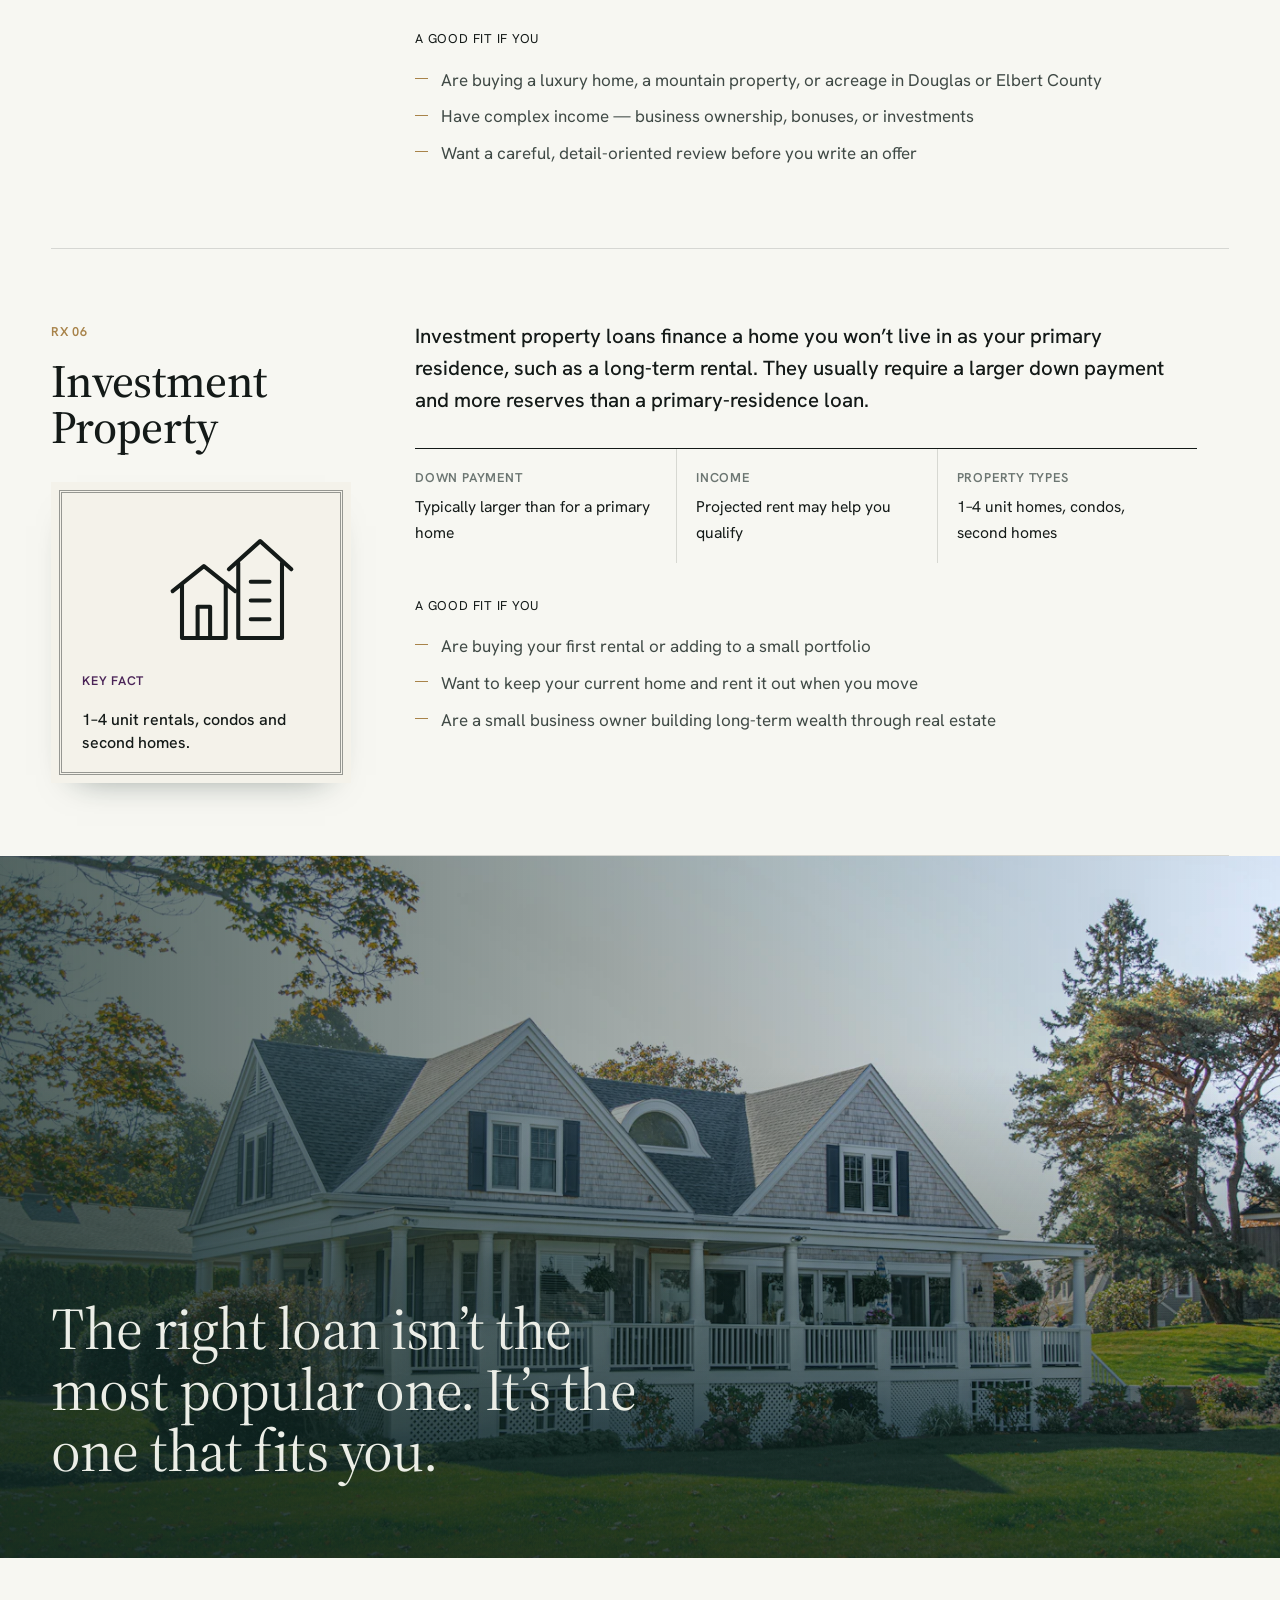
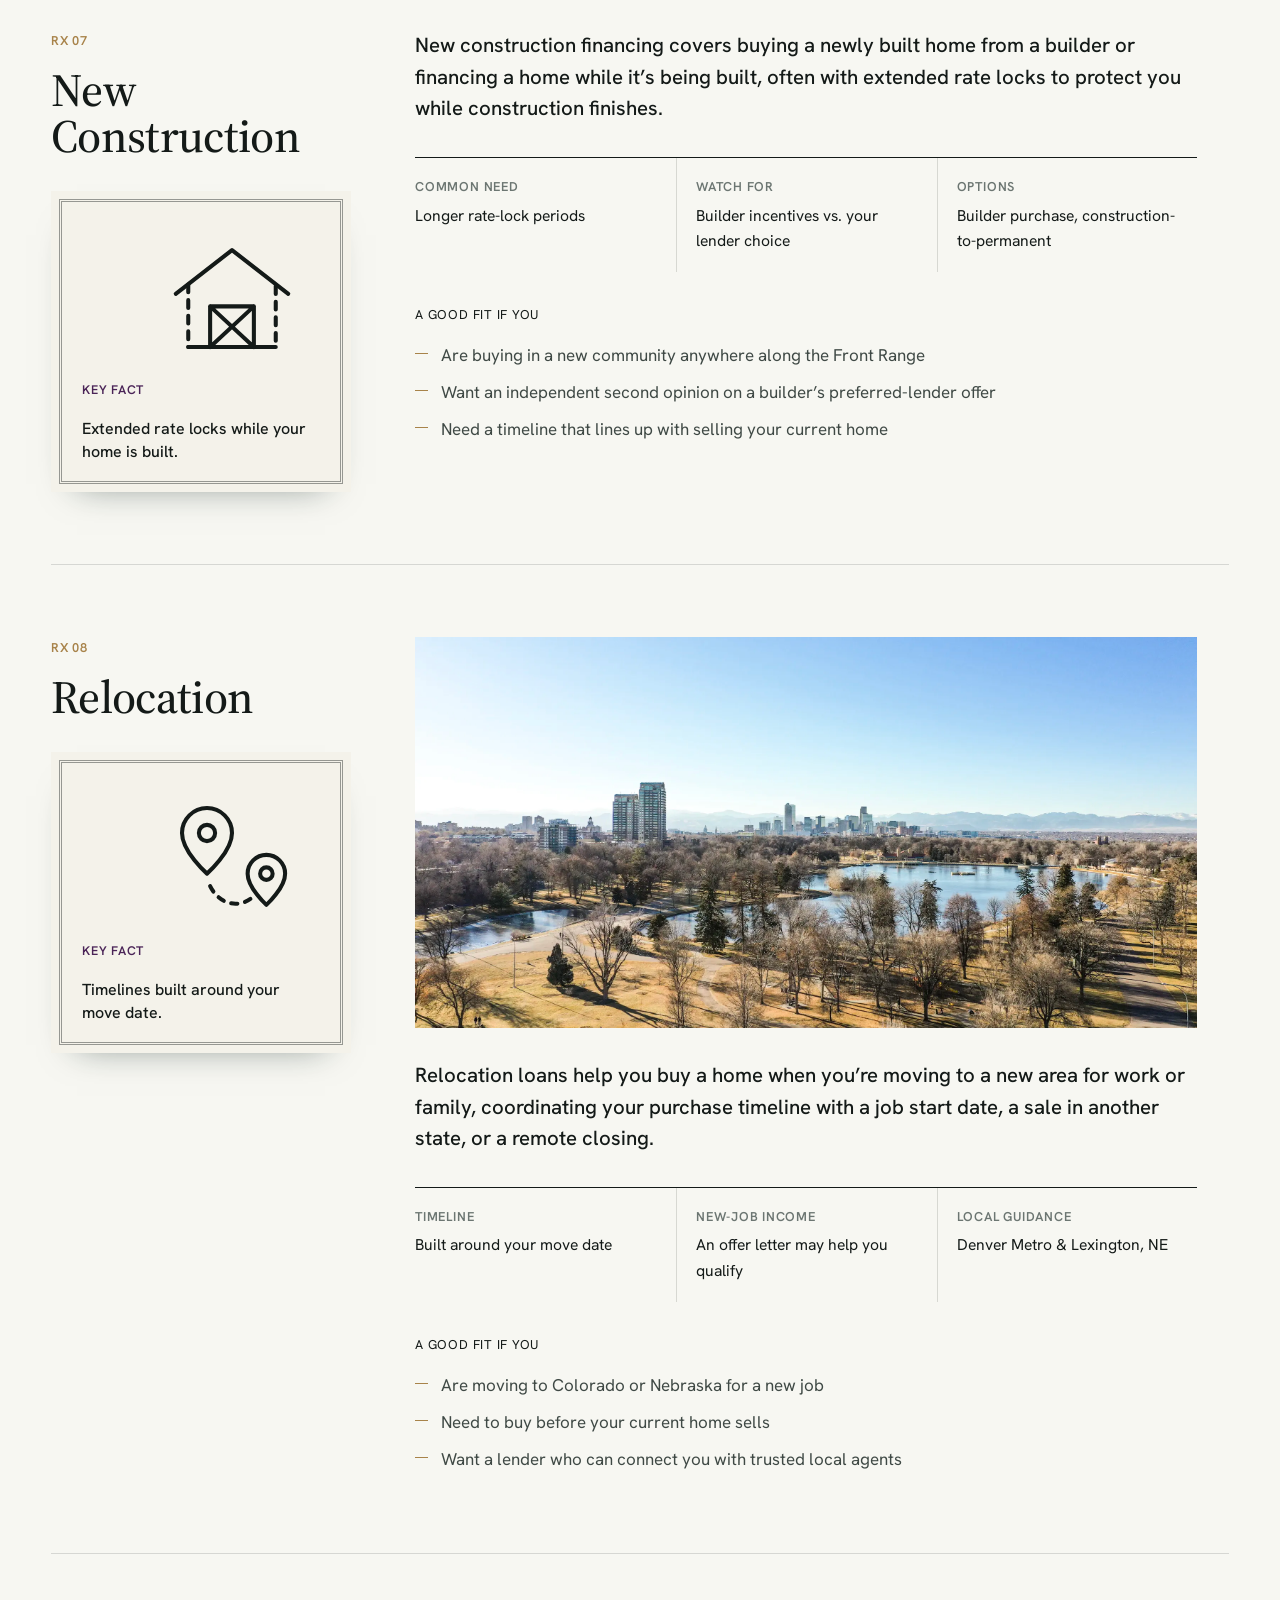
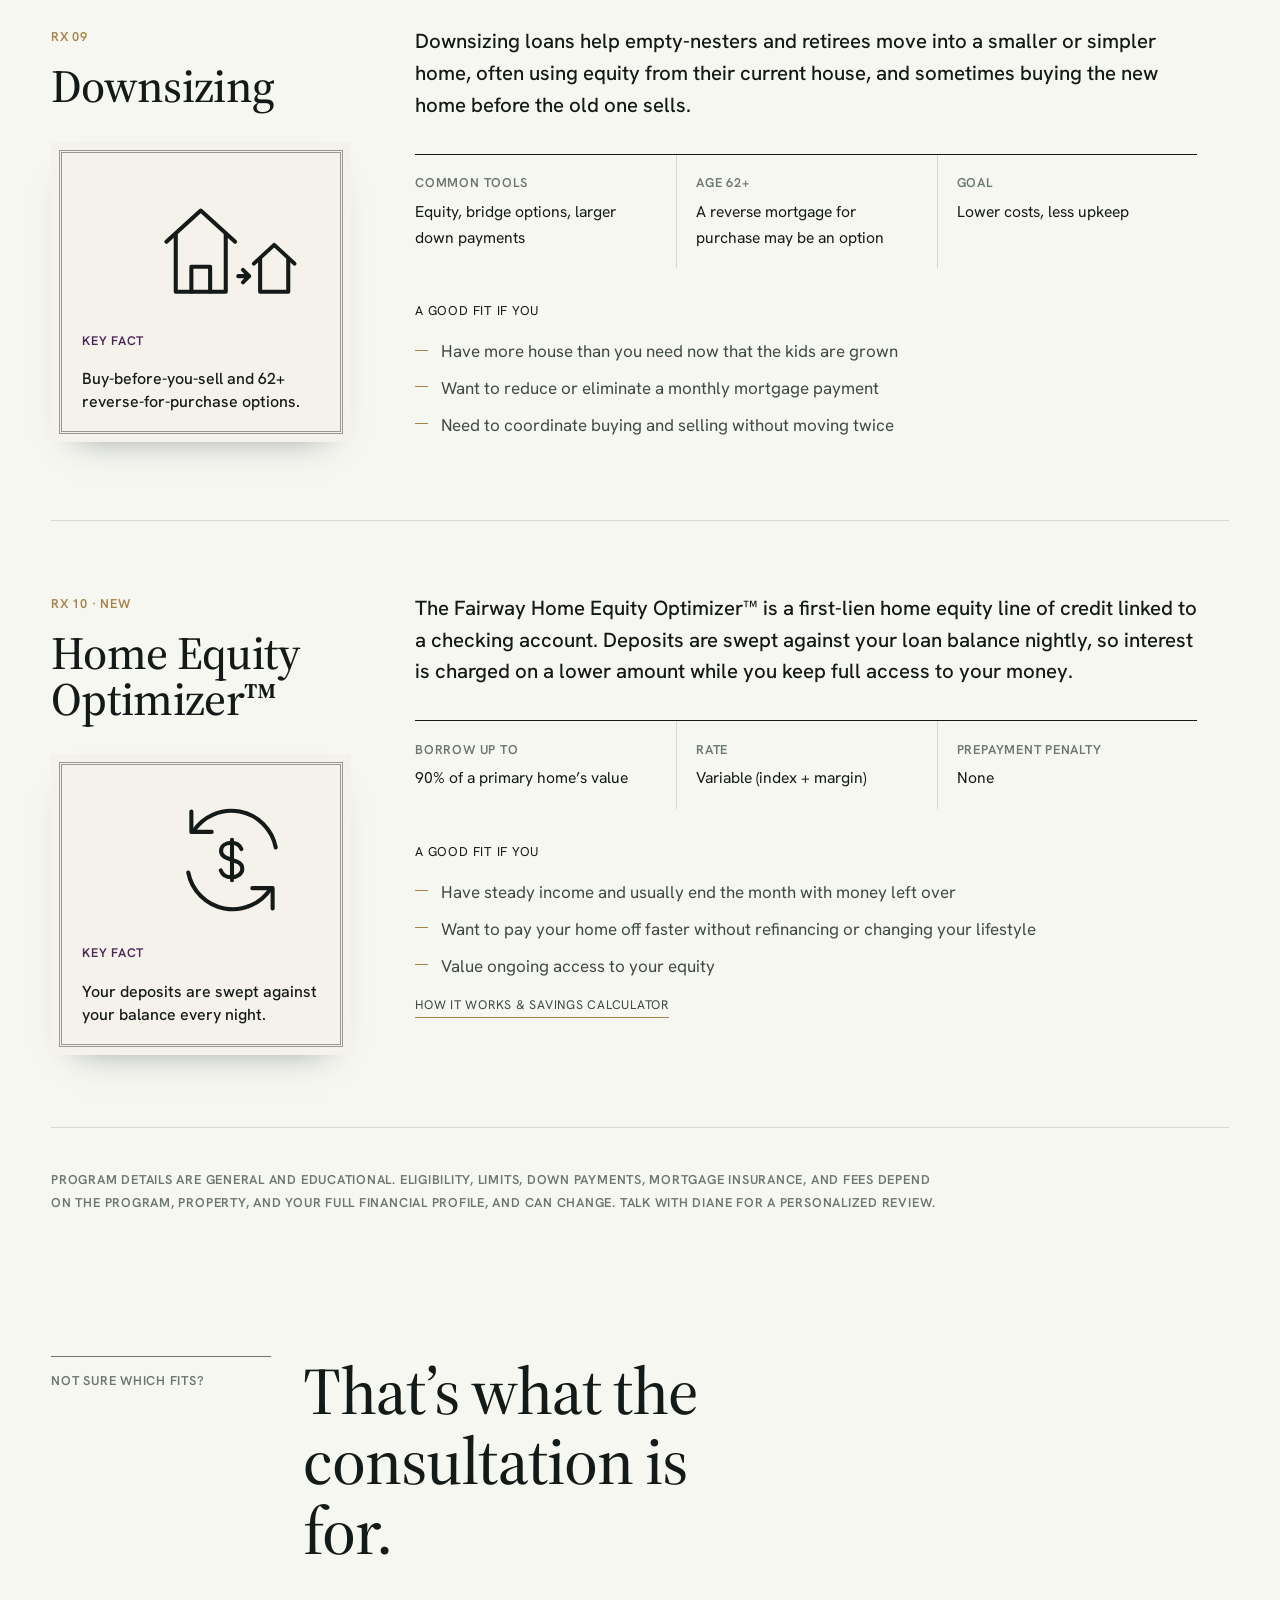
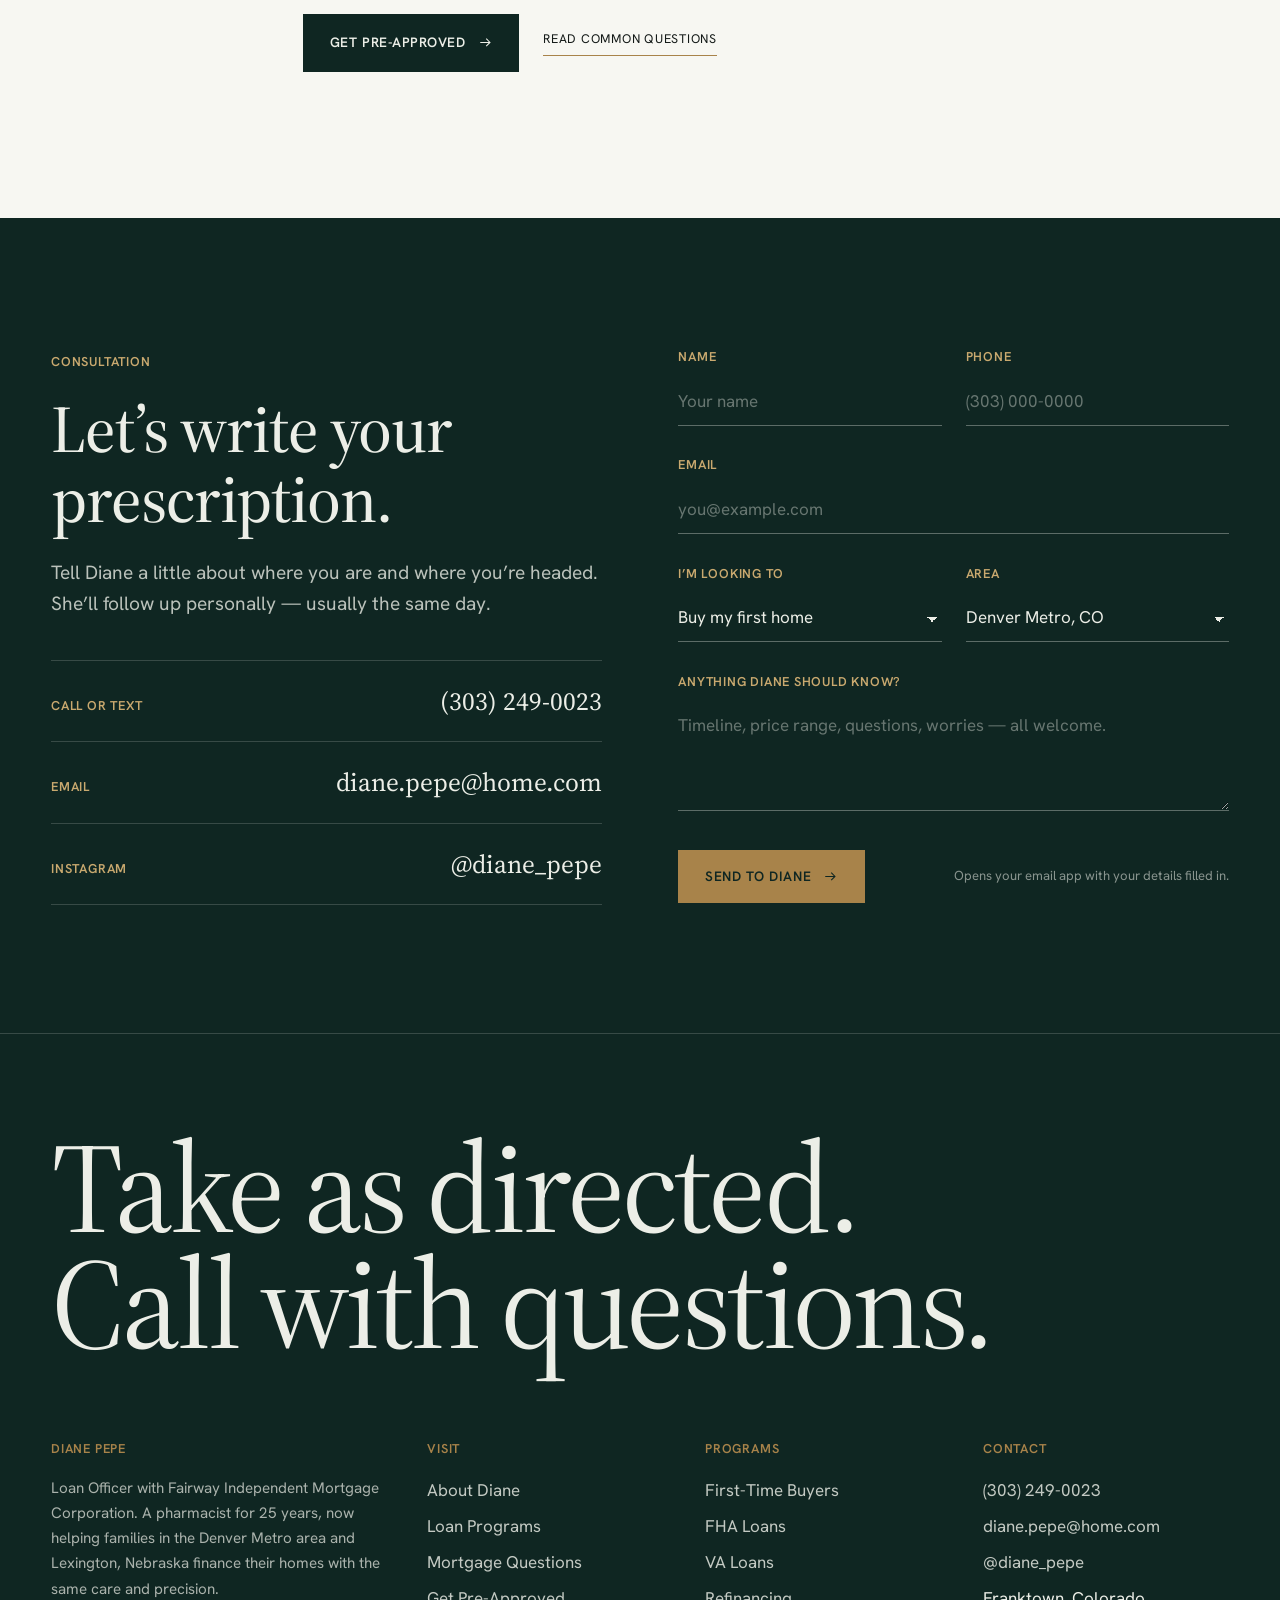
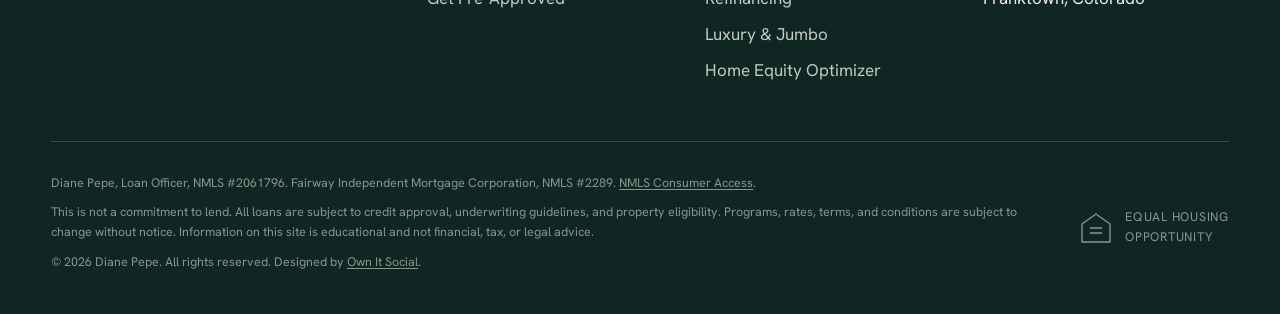
<file: loan-programs.html>
<!doctype html>
<html lang="en">
<head>
<meta charset="utf-8">
<meta name="viewport" content="width=device-width, initial-scale=1">
<meta name="theme-color" content="#0f2622">
<meta name="author" content="Diane Pepe">
<meta name="robots" content="index, follow, max-image-preview:large, max-snippet:-1">
<meta property="og:site_name" content="Diane Pepe — The Mortgage Pharmacist">
<meta property="og:locale" content="en_US">
<meta property="og:image" content="https://www.dianepepe.com/assets/img/og-diane-pepe.jpg">
<meta property="og:image:width" content="1200">
<meta property="og:image:height" content="630">
<meta name="twitter:card" content="summary_large_image">
<meta name="geo.region" content="US-CO">
<meta name="geo.placename" content="Denver Metro Area">
<link rel="icon" href="/favicon.svg" type="image/svg+xml">
<link rel="apple-touch-icon" href="/apple-touch-icon.png">
<link rel="manifest" href="/site.webmanifest">
<link rel="alternate" type="text/plain" href="/llms.txt" title="LLM-readable summary">
<link rel="preconnect" href="https://fonts.googleapis.com">
<link rel="preconnect" href="https://fonts.gstatic.com" crossorigin>
<link rel="stylesheet" href="https://fonts.googleapis.com/css2?family=Source+Serif+4:ital,opsz,wght@0,8..60,400;0,8..60,500;0,8..60,600;1,8..60,400;1,8..60,500&family=Hanken+Grotesk:wght@400;500;600;700&display=swap">
<link rel="stylesheet" href="/assets/css/site.css?v=438949c9">
<title>Home Loan Programs in Denver &amp; Lexington, NE | FHA, VA, First-Time Buyer | Diane Pepe</title>
<meta name="description" content="Compare FHA, VA, first-time buyer, jumbo, refinance, investment, new construction, relocation and downsizing loans with Diane Pepe, a Fairway Independent Mortgage loan officer serving Colorado and Nebraska.">
<link rel="canonical" href="https://www.dianepepe.com/loan-programs">
<meta property="og:type" content="website">
<meta property="og:url" content="https://www.dianepepe.com/loan-programs">
<meta property="og:title" content="Home Loan Programs — Diane Pepe, The Mortgage Pharmacist">
<meta property="og:description" content="Nine loan programs explained by indication: who each one is for, what it requires, and how to tell if it fits you.">
<script type="application/ld+json">
{
  "@context": "https://schema.org",
  "@graph": [
    {
      "@type": "CollectionPage",
      "@id": "https://www.dianepepe.com/loan-programs#webpage",
      "url": "https://www.dianepepe.com/loan-programs",
      "name": "Home Loan Programs in Denver and Lexington, Nebraska",
      "isPartOf": { "@id": "https://www.dianepepe.com/#website" },
      "about": { "@id": "https://www.dianepepe.com/#business" },
      "speakable": { "@type": "SpeakableSpecification", "cssSelector": [".answer-box p", ".program__body > p:first-of-type"] }
    },
    {
      "@type": "ItemList",
      "name": "Loan programs offered by Diane Pepe",
      "itemListElement": [
        { "@type": "ListItem", "position": 1, "item": { "@type": "Service", "name": "First-time home buyer loans", "url": "https://www.dianepepe.com/loan-programs#first-time-buyers", "provider": { "@id": "https://www.dianepepe.com/#diane" }, "areaServed": ["Denver Metro Area, CO", "Lexington, NE"] } },
        { "@type": "ListItem", "position": 2, "item": { "@type": "Service", "name": "FHA loans", "url": "https://www.dianepepe.com/loan-programs#fha", "provider": { "@id": "https://www.dianepepe.com/#diane" } } },
        { "@type": "ListItem", "position": 3, "item": { "@type": "Service", "name": "VA loans", "url": "https://www.dianepepe.com/loan-programs#va", "provider": { "@id": "https://www.dianepepe.com/#diane" } } },
        { "@type": "ListItem", "position": 4, "item": { "@type": "Service", "name": "Mortgage refinancing", "url": "https://www.dianepepe.com/loan-programs#refinance", "provider": { "@id": "https://www.dianepepe.com/#diane" } } },
        { "@type": "ListItem", "position": 5, "item": { "@type": "Service", "name": "Luxury and jumbo loans", "url": "https://www.dianepepe.com/loan-programs#jumbo", "provider": { "@id": "https://www.dianepepe.com/#diane" } } },
        { "@type": "ListItem", "position": 6, "item": { "@type": "Service", "name": "Investment property loans", "url": "https://www.dianepepe.com/loan-programs#investment", "provider": { "@id": "https://www.dianepepe.com/#diane" } } },
        { "@type": "ListItem", "position": 7, "item": { "@type": "Service", "name": "New construction loans", "url": "https://www.dianepepe.com/loan-programs#new-construction", "provider": { "@id": "https://www.dianepepe.com/#diane" } } },
        { "@type": "ListItem", "position": 8, "item": { "@type": "Service", "name": "Relocation mortgages", "url": "https://www.dianepepe.com/loan-programs#relocation", "provider": { "@id": "https://www.dianepepe.com/#diane" } } },
        { "@type": "ListItem", "position": 9, "item": { "@type": "Service", "name": "Downsizing loans", "url": "https://www.dianepepe.com/loan-programs#downsizing", "provider": { "@id": "https://www.dianepepe.com/#diane" } } },
        { "@type": "ListItem", "position": 10, "item": { "@type": "Service", "name": "Fairway Home Equity Optimizer (first-lien HELOC)", "url": "https://www.dianepepe.com/equity-optimizer", "provider": { "@id": "https://www.dianepepe.com/#diane" } } }
      ]
    },
    {
      "@type": "BreadcrumbList",
      "itemListElement": [
        { "@type": "ListItem", "position": 1, "name": "Home", "item": "https://www.dianepepe.com/" },
        { "@type": "ListItem", "position": 2, "name": "Loan Programs", "item": "https://www.dianepepe.com/loan-programs" }
      ]
    }
  ]
}
</script>
</head>
<body>
<a class="skip" href="#main">Skip to content</a>
<div class="topbar">
  <div class="wrap">
    <span class="topbar__left">Loan Officer &middot; Fairway Independent Mortgage Corporation &middot; Denver Metro &amp; Lexington, NE</span>
    <span class="topbar__right">
      <a href="tel:+13032490023">303.249.0023</a>
      <a href="https://www.instagram.com/diane_pepe/" rel="me noopener" target="_blank">Instagram</a>
    </span>
  </div>
</div>
<header class="site-header">
  <div class="wrap">
    <a class="brand" href="/" aria-label="Diane Pepe, PharmD, The Mortgage Pharmacist — home">
      <svg class="brand__mark" viewBox="0 0 40 40" aria-hidden="true">
        <path d="M4 39V18C4 9.2 11.2 2 20 2s16 7.2 16 16v21" fill="none" stroke="#a8834a" stroke-width="1.2"/>
        <path d="M8 39V19.5C8 12.6 13.4 7 20 7s12 5.6 12 12.5V39" fill="#0f2622"/>
        <text x="20" y="31" text-anchor="middle" font-family="Source Serif 4, Georgia, serif" font-style="italic" font-size="17" fill="#eceee7">Rx</text>
      </svg>
      <span>
        <span class="brand__name">Diane Pepe, <span class="brand__cred">PHARM.D</span></span>
        <span class="brand__tag">The Mortgage Pharmacist</span>
      </span>
    </a>
    <button class="nav-toggle" aria-expanded="false" aria-controls="site-nav"><span>Menu</span>
      <svg width="22" height="10" viewBox="0 0 22 10" aria-hidden="true"><path d="M0 1h22M0 9h22" stroke="currentColor" stroke-width="1.2"/></svg>
    </button>
    <nav class="nav" id="site-nav" aria-label="Primary">
      <a href="/about">About Diane</a>
      <a href="/loan-programs" aria-current="page">Loan Programs</a>
      <a href="/faq">Mortgage Questions</a>
      <a href="#consult">Contact</a>
      <a href="https://g.page/r/CcgWI3SUjpBbEAI/review" target="_blank" rel="noopener">Leave a Review</a>
      <a class="btn btn--solid" href="https://fairway.tidalwave.ai/signup/eywp9v" target="_blank" rel="noopener">Get Pre-Approved</a>
    </nav>
  </div>
</header>

<main id="main">
  <section class="page-head">
    <div class="wrap">
      <nav class="crumbs" aria-label="Breadcrumb"><a href="/">Home</a><span>/</span>Loan Programs</nav>
      <span class="label label--brass">The Formulary</span>
      <h1 class="display h-xl">Loan programs, by indication.</h1>
      <p class="lede">Like medicine, there is no single &ldquo;best&rdquo; mortgage &mdash; only the one that fits your situation. Here&rsquo;s who each program is usually right for, in plain language.</p>
      <div class="answer-box">
        <span class="label">The short answer</span>
        <p>Diane Pepe offers first-time buyer, FHA, VA, conventional, jumbo, refinance, investment property, new construction, relocation and downsizing loans through Fairway Independent Mortgage Corporation, for homes in the Denver Metro area of Colorado and Lexington, Nebraska.</p>
      </div>
      <nav class="program-index" aria-label="Jump to a program">
        <a href="#first-time-buyers">First-Time Buyers</a>
        <a href="#fha">FHA</a>
        <a href="#va">VA</a>
        <a href="#refinance">Refinance</a>
        <a href="#jumbo">Luxury &amp; Jumbo</a>
        <a href="#investment">Investment</a>
        <a href="#new-construction">New Construction</a>
        <a href="#relocation">Relocation</a>
        <a href="#downsizing">Downsizing</a>
        <a href="#equity-optimizer">Home Equity Optimizer</a>
      </nav>
    </div>
  </section>

  <div class="wrap">

    <article class="program" id="first-time-buyers">
      <div class="program__side"><span class="label label--brass">Rx 01</span><h2 class="display">First-Time Home Buyers</h2>
        <div class="program__card"><div><span class="seal"><svg aria-hidden="true"><use href="/assets/img/icons.svg#i-first"/></svg></span><span class="label">Key fact</span><p>As little as 3% down on qualifying conventional loans.</p></div></div>
      </div>
      <div class="program__body">
        <figure class="program__photo"><img src="/assets/img/suburban-home.webp" loading="lazy" alt="A brick suburban home with a two-car garage"></figure>
        <p>First-time buyer loans let you purchase a home with a smaller down payment &mdash; as little as 3% on some conventional programs and 3.5% with FHA &mdash; and may be paired with down payment assistance.</p>
        <dl class="facts">
          <div><dt class="label">Down payment</dt><dd>From 3% (conventional) or 3.5% (FHA)</dd></div>
          <div><dt class="label">Assistance</dt><dd>State &amp; local programs may apply</dd></div>
          <div><dt class="label">Best first step</dt><dd>A pre-approval conversation</dd></div>
        </dl>
        <h3>A good fit if you</h3>
        <ul class="ticks">
          <li>Are renting and want your payment to build equity instead</li>
          <li>Have steady income but limited savings for a down payment</li>
          <li>Want someone to explain every step, cost, and document before you sign</li>
        </ul>
        <p>In Colorado and Nebraska, state housing finance agencies and some local programs offer down payment and closing cost help for qualifying buyers. Eligibility depends on income, location, and the program&rsquo;s current rules &mdash; Diane will check what you may qualify for.</p>
      </div>
    </article>

    <article class="program" id="fha">
      <div class="program__side"><span class="label label--brass">Rx 02</span><h2 class="display">FHA Loans</h2>
        <div class="program__card"><div><span class="seal"><svg aria-hidden="true"><use href="/assets/img/icons.svg#i-fha"/></svg></span><span class="label">Key fact</span><p>3.5% down with a credit score of 580 or higher.</p></div></div>
      </div>
      <div class="program__body">
        <p>An FHA loan is a mortgage insured by the Federal Housing Administration that allows a down payment of 3.5% with a credit score of 580 or higher, making it a common choice for buyers whose credit or savings are still being built.</p>
        <dl class="facts">
          <div><dt class="label">Down payment</dt><dd>3.5% with 580+ score; 10% with 500&ndash;579</dd></div>
          <div><dt class="label">Mortgage insurance</dt><dd>Upfront and annual premiums</dd></div>
          <div><dt class="label">Gift funds</dt><dd>Allowed from eligible donors</dd></div>
        </dl>
        <h3>A good fit if you</h3>
        <ul class="ticks">
          <li>Have a credit score that&rsquo;s improving but not yet where you want it</li>
          <li>Have a higher debt-to-income ratio than conventional loans allow</li>
          <li>Plan to use gift money from family toward your down payment</li>
        </ul>
        <p>FHA loan limits are set by county and change each year. Diane will confirm the current limit for the county you&rsquo;re shopping in and compare FHA against conventional options side by side.</p>
      </div>
    </article>

    <article class="program" id="va">
      <div class="program__side"><span class="label label--brass">Rx 03</span><h2 class="display">VA Loans</h2>
        <div class="program__card"><div><span class="seal"><svg aria-hidden="true"><use href="/assets/img/icons.svg#i-va"/></svg></span><span class="label">Key fact</span><p>Often $0 down, with no monthly mortgage insurance.</p></div></div>
      </div>
      <div class="program__body">
        <p>A VA loan is a mortgage guaranteed by the U.S. Department of Veterans Affairs for eligible veterans, service members, and some surviving spouses. It typically requires no down payment and no monthly mortgage insurance.</p>
        <dl class="facts">
          <div><dt class="label">Down payment</dt><dd>Often $0 with full entitlement</dd></div>
          <div><dt class="label">Mortgage insurance</dt><dd>None monthly; a one-time funding fee may apply</dd></div>
          <div><dt class="label">Eligibility</dt><dd>Certificate of Eligibility (COE)</dd></div>
        </dl>
        <h3>A good fit if you</h3>
        <ul class="ticks">
          <li>Served or are serving in the military and want to use the benefit you earned</li>
          <li>Want to keep savings in the bank instead of putting it all down</li>
          <li>Already own with a VA loan and want to refinance with a streamlined IRRRL</li>
        </ul>
        <p>Veterans receiving VA disability compensation are generally exempt from the funding fee. Diane can help request your Certificate of Eligibility as part of the process.</p>
      </div>
    </article>

    <article class="program" id="refinance">
      <div class="program__side"><span class="label label--brass">Rx 04</span><h2 class="display">Refinancing</h2>
        <div class="program__card"><div><span class="seal"><svg aria-hidden="true"><use href="/assets/img/icons.svg#i-refi"/></svg></span><span class="label">Key fact</span><p>Rate-and-term, cash-out, FHA streamline and VA IRRRL.</p></div></div>
      </div>
      <div class="program__body">
        <p>Refinancing replaces your current mortgage with a new one to lower your rate or payment, change your loan term, remove mortgage insurance, or take cash out of your home&rsquo;s equity.</p>
        <dl class="facts">
          <div><dt class="label">Types</dt><dd>Rate-and-term, cash-out, FHA streamline, VA IRRRL</dd></div>
          <div><dt class="label">Key number</dt><dd>Your break-even point</dd></div>
          <div><dt class="label">Common goal</dt><dd>Lower payment or debt consolidation</dd></div>
        </dl>
        <h3>A good fit if you</h3>
        <ul class="ticks">
          <li>Bought when rates were higher and want to know if now makes sense</li>
          <li>Have built equity and want to drop FHA or private mortgage insurance</li>
          <li>Want to consolidate higher-interest debt or fund a renovation</li>
        </ul>
        <p>A refinance has closing costs, so Diane calculates how many months it takes to recover them. If the numbers don&rsquo;t work yet, she&rsquo;ll tell you &mdash; and keep an eye out for when they do.</p>
      </div>
    </article>

    <article class="program" id="jumbo">
      <div class="program__side"><span class="label label--brass">Rx 05</span><h2 class="display">Luxury &amp; Jumbo Loans</h2>
        <div class="program__card"><div><span class="seal"><svg aria-hidden="true"><use href="/assets/img/icons.svg#i-jumbo"/></svg></span><span class="label">Key fact</span><p>Loan amounts above the annual conforming limit.</p></div></div>
      </div>
      <div class="program__body">
        <figure class="program__photo"><img src="/assets/img/modern-home.webp" loading="lazy" alt="A modern luxury home lit up at dusk"></figure>
        <p>A jumbo loan is a mortgage larger than the conforming loan limit set each year by the Federal Housing Finance Agency. It&rsquo;s used to finance higher-priced homes, which are common across the Denver Metro area and Front Range.</p>
        <dl class="facts">
          <div><dt class="label">Loan size</dt><dd>Above the annual conforming limit</dd></div>
          <div><dt class="label">Typical needs</dt><dd>Strong credit, documented reserves</dd></div>
          <div><dt class="label">Property types</dt><dd>Primary, second home, some acreage</dd></div>
        </dl>
        <h3>A good fit if you</h3>
        <ul class="ticks">
          <li>Are buying a luxury home, a mountain property, or acreage in Douglas or Elbert County</li>
          <li>Have complex income &mdash; business ownership, bonuses, or investments</li>
          <li>Want a careful, detail-oriented review before you write an offer</li>
        </ul>
      </div>
    </article>

    <article class="program" id="investment">
      <div class="program__side"><span class="label label--brass">Rx 06</span><h2 class="display">Investment Property</h2>
        <div class="program__card"><div><span class="seal"><svg aria-hidden="true"><use href="/assets/img/icons.svg#i-invest"/></svg></span><span class="label">Key fact</span><p>1&ndash;4 unit rentals, condos and second homes.</p></div></div>
      </div>
      <div class="program__body">
        <p>Investment property loans finance a home you won&rsquo;t live in as your primary residence, such as a long-term rental. They usually require a larger down payment and more reserves than a primary-residence loan.</p>
        <dl class="facts">
          <div><dt class="label">Down payment</dt><dd>Typically larger than for a primary home</dd></div>
          <div><dt class="label">Income</dt><dd>Projected rent may help you qualify</dd></div>
          <div><dt class="label">Property types</dt><dd>1&ndash;4 unit homes, condos, second homes</dd></div>
        </dl>
        <h3>A good fit if you</h3>
        <ul class="ticks">
          <li>Are buying your first rental or adding to a small portfolio</li>
          <li>Want to keep your current home and rent it out when you move</li>
          <li>Are a small business owner building long-term wealth through real estate</li>
        </ul>
      </div>
    </article>
  </div>

  <section class="band" aria-label="New construction">
    <div class="band__img"><img src="/assets/img/farmhouse-porch.webp" width="1400" height="933" loading="lazy" alt="A white farmhouse-style home with a wraparound porch and a green lawn"></div>
    <div class="wrap">
      <blockquote class="reveal">The right loan isn&rsquo;t the most popular one. It&rsquo;s the one that fits you.</blockquote>
    </div>
  </section>

  <div class="wrap">
    <article class="program" id="new-construction">
      <div class="program__side"><span class="label label--brass">Rx 07</span><h2 class="display">New Construction</h2>
        <div class="program__card"><div><span class="seal"><svg aria-hidden="true"><use href="/assets/img/icons.svg#i-build"/></svg></span><span class="label">Key fact</span><p>Extended rate locks while your home is built.</p></div></div>
      </div>
      <div class="program__body">
        <p>New construction financing covers buying a newly built home from a builder or financing a home while it&rsquo;s being built, often with extended rate locks to protect you while construction finishes.</p>
        <dl class="facts">
          <div><dt class="label">Common need</dt><dd>Longer rate-lock periods</dd></div>
          <div><dt class="label">Watch for</dt><dd>Builder incentives vs. your lender choice</dd></div>
          <div><dt class="label">Options</dt><dd>Builder purchase, construction-to-permanent</dd></div>
        </dl>
        <h3>A good fit if you</h3>
        <ul class="ticks">
          <li>Are buying in a new community anywhere along the Front Range</li>
          <li>Want an independent second opinion on a builder&rsquo;s preferred-lender offer</li>
          <li>Need a timeline that lines up with selling your current home</li>
        </ul>
      </div>
    </article>

    <article class="program" id="relocation">
      <div class="program__side"><span class="label label--brass">Rx 08</span><h2 class="display">Relocation</h2>
        <div class="program__card"><div><span class="seal"><svg aria-hidden="true"><use href="/assets/img/icons.svg#i-move"/></svg></span><span class="label">Key fact</span><p>Timelines built around your move date.</p></div></div>
      </div>
      <div class="program__body">
        <figure class="program__photo"><img src="/assets/img/denver-city-park.webp" loading="lazy" alt="The Denver skyline across City Park"></figure>
        <p>Relocation loans help you buy a home when you&rsquo;re moving to a new area for work or family, coordinating your purchase timeline with a job start date, a sale in another state, or a remote closing.</p>
        <dl class="facts">
          <div><dt class="label">Timeline</dt><dd>Built around your move date</dd></div>
          <div><dt class="label">New-job income</dt><dd>An offer letter may help you qualify</dd></div>
          <div><dt class="label">Local guidance</dt><dd>Denver Metro &amp; Lexington, NE</dd></div>
        </dl>
        <h3>A good fit if you</h3>
        <ul class="ticks">
          <li>Are moving to Colorado or Nebraska for a new job</li>
          <li>Need to buy before your current home sells</li>
          <li>Want a lender who can connect you with trusted local agents</li>
        </ul>
      </div>
    </article>

    <article class="program" id="downsizing">
      <div class="program__side"><span class="label label--brass">Rx 09</span><h2 class="display">Downsizing</h2>
        <div class="program__card"><div><span class="seal"><svg aria-hidden="true"><use href="/assets/img/icons.svg#i-down"/></svg></span><span class="label">Key fact</span><p>Buy-before-you-sell and 62+ reverse-for-purchase options.</p></div></div>
      </div>
      <div class="program__body">
        <p>Downsizing loans help empty-nesters and retirees move into a smaller or simpler home, often using equity from their current house, and sometimes buying the new home before the old one sells.</p>
        <dl class="facts">
          <div><dt class="label">Common tools</dt><dd>Equity, bridge options, larger down payments</dd></div>
          <div><dt class="label">Age 62+</dt><dd>A reverse mortgage for purchase may be an option</dd></div>
          <div><dt class="label">Goal</dt><dd>Lower costs, less upkeep</dd></div>
        </dl>
        <h3>A good fit if you</h3>
        <ul class="ticks">
          <li>Have more house than you need now that the kids are grown</li>
          <li>Want to reduce or eliminate a monthly mortgage payment</li>
          <li>Need to coordinate buying and selling without moving twice</li>
        </ul>
      </div>
    </article>


    <article class="program" id="equity-optimizer">
      <div class="program__side"><span class="label label--brass">Rx 10 &middot; New</span><h2 class="display">Home Equity Optimizer&trade;</h2>
        <div class="program__card"><div><span class="seal"><svg aria-hidden="true"><use href="/assets/img/icons.svg#i-refi"/></svg></span><span class="label">Key fact</span><p>Your deposits are swept against your balance every night.</p></div></div>
      </div>
      <div class="program__body">
        <p>The Fairway Home Equity Optimizer&trade; is a first-lien home equity line of credit linked to a checking account. Deposits are swept against your loan balance nightly, so interest is charged on a lower amount while you keep full access to your money.</p>
        <dl class="facts">
          <div><dt class="label">Borrow up to</dt><dd>90% of a primary home&rsquo;s value</dd></div>
          <div><dt class="label">Rate</dt><dd>Variable (index + margin)</dd></div>
          <div><dt class="label">Prepayment penalty</dt><dd>None</dd></div>
        </dl>
        <h3>A good fit if you</h3>
        <ul class="ticks">
          <li>Have steady income and usually end the month with money left over</li>
          <li>Want to pay your home off faster without refinancing or changing your lifestyle</li>
          <li>Value ongoing access to your equity</li>
        </ul>
        <p><a class="link-line" href="/equity-optimizer">How it works &amp; savings calculator</a></p>
      </div>
    </article>

    <p class="label" style="padding:2.5rem 0 0;max-width:70em;line-height:1.8">Program details are general and educational. Eligibility, limits, down payments, mortgage insurance, and fees depend on the program, property, and your full financial profile, and can change. Talk with Diane for a personalized review.</p>
  </div>

  <section class="section">
    <div class="wrap">
      <div class="sec-head" style="margin-bottom:0">
        <span class="sec-head__num label">Not sure which fits?</span>
        <div>
          <h2 class="display h-lg">That&rsquo;s what the consultation is for.</h2>
          <p class="center-cta"><a class="btn btn--solid" href="https://fairway.tidalwave.ai/signup/eywp9v" target="_blank" rel="noopener">Get Pre-Approved
            <svg viewBox="0 0 20 20" aria-hidden="true"><path d="M3 10h13M11 5l5 5-5 5" fill="none" stroke="currentColor" stroke-width="1.4"/></svg></a>
            <a class="link-line" href="/faq">Read common questions</a></p>
        </div>
      </div>
    </div>
  </section>

  <section class="section section--bottle" id="consult" aria-labelledby="consult-title">
    <div class="wrap consult">
      <div>
        <span class="label">Consultation</span>
        <h2 id="consult-title" class="display h-lg" style="margin-top:1.25rem">Let&rsquo;s write your prescription.</h2>
        <p class="lede">Tell Diane a little about where you are and where you&rsquo;re headed. She&rsquo;ll follow up personally &mdash; usually the same day.</p>
        <div class="consult__direct">
          <a href="tel:+13032490023"><span class="label">Call or text</span><span>(303) 249-0023</span></a>
          <a href="mailto:diane.pepe@home.com"><span class="label">Email</span><span>diane.pepe@home.com</span></a>
          <a href="https://www.instagram.com/diane_pepe/" rel="me noopener" target="_blank"><span class="label">Instagram</span><span>@diane_pepe</span></a>
        </div>
      </div>
      <form class="form" id="consult-form" data-to="diane.pepe@home.com" novalidate>
        <div class="field"><label class="label" for="f-name">Name</label><input id="f-name" name="name" autocomplete="name" required placeholder="Your name"></div>
        <div class="field"><label class="label" for="f-phone">Phone</label><input id="f-phone" name="phone" type="tel" autocomplete="tel" placeholder="(303) 000-0000"></div>
        <div class="field full"><label class="label" for="f-email">Email</label><input id="f-email" name="email" type="email" autocomplete="email" placeholder="you@example.com"></div>
        <div class="field"><label class="label" for="f-goal">I&rsquo;m looking to</label>
          <select id="f-goal" name="goal">
            <option>Buy my first home</option>
            <option>Buy my next home</option>
            <option>Refinance</option>
            <option>Use my VA benefit</option>
            <option>Buy an investment property</option>
            <option>Build or buy new construction</option>
            <option>Relocate</option>
            <option>Downsize</option>
            <option>I&rsquo;m a real estate agent</option>
          </select>
        </div>
        <div class="field"><label class="label" for="f-area">Area</label>
          <select id="f-area" name="area">
            <option>Denver Metro, CO</option>
            <option>Lexington, NE</option>
            <option>Somewhere else</option>
          </select>
        </div>
        <div class="field full"><label class="label" for="f-msg">Anything Diane should know?</label><textarea id="f-msg" name="message" placeholder="Timeline, price range, questions, worries &mdash; all welcome."></textarea></div>
        <div class="full" style="display:flex;flex-wrap:wrap;gap:1.25rem;align-items:center;justify-content:space-between">
          <button class="btn btn--brass" type="submit">Send to Diane
            <svg viewBox="0 0 20 20" aria-hidden="true"><path d="M3 10h13M11 5l5 5-5 5" fill="none" stroke="currentColor" stroke-width="1.4"/></svg>
          </button>
          <p class="form__note">Opens your email app with your details filled in.</p>
        </div>
      </form>
    </div>
  </section>
</main>

<footer class="site-footer">
  <div class="wrap">
    <p class="footer__big" aria-hidden="true">Take as directed.<br>Call with questions.</p>
    <div class="footer__grid">
      <div>
        <h4 class="label label--brass">Diane Pepe</h4>
        <p>Loan Officer with Fairway Independent Mortgage Corporation. A pharmacist for 25 years, now helping families in the Denver Metro area and Lexington, Nebraska finance their homes with the same care and precision.</p>
      </div>
      <div>
        <h4 class="label label--brass">Visit</h4>
        <ul>
          <li><a href="/about">About Diane</a></li>
          <li><a href="/loan-programs">Loan Programs</a></li>
          <li><a href="/faq">Mortgage Questions</a></li>
          <li><a href="https://fairway.tidalwave.ai/signup/eywp9v" target="_blank" rel="noopener">Get Pre-Approved</a></li>
        </ul>
      </div>
      <div>
        <h4 class="label label--brass">Programs</h4>
        <ul>
          <li><a href="/loan-programs#first-time-buyers">First-Time Buyers</a></li>
          <li><a href="/loan-programs#fha">FHA Loans</a></li>
          <li><a href="/loan-programs#va">VA Loans</a></li>
          <li><a href="/loan-programs#refinance">Refinancing</a></li>
          <li><a href="/loan-programs#jumbo">Luxury &amp; Jumbo</a></li>
          <li><a href="/equity-optimizer">Home Equity Optimizer</a></li>
        </ul>
      </div>
      <div>
        <h4 class="label label--brass">Contact</h4>
        <ul>
          <li><a href="tel:+13032490023">(303) 249-0023</a></li>
          <li><a href="mailto:diane.pepe@home.com">diane.pepe@home.com</a></li>
          <li><a href="https://www.instagram.com/diane_pepe/" rel="me noopener" target="_blank">@diane_pepe</a></li>
          <li>Franktown, Colorado</li>
        </ul>
      </div>
    </div>
    <div class="footer__legal">
      <div>
        <p>Diane Pepe, Loan Officer, NMLS #2061796. Fairway Independent Mortgage Corporation, NMLS #2289. <a href="https://www.nmlsconsumeraccess.org/" rel="noopener" target="_blank">NMLS Consumer Access</a>.</p>
        <p>This is not a commitment to lend. All loans are subject to credit approval, underwriting guidelines, and property eligibility. Programs, rates, terms, and conditions are subject to change without notice. Information on this site is educational and not financial, tax, or legal advice.</p>
        <p>&copy; <span data-year>2026</span> Diane Pepe. All rights reserved. Designed by <a href="https://ownitsocial.com" target="_blank" rel="noopener">Own It Social</a>.</p>
      </div>
      <div class="eho">
        <svg viewBox="0 0 34 34" aria-hidden="true"><path d="M17 3 3 13v18h28V13L17 3Z" fill="none" stroke="currentColor" stroke-width="1.4"/><path d="M11 17h12M11 22h12" stroke="currentColor" stroke-width="1.6"/></svg>
        Equal Housing<br>Opportunity
      </div>
    </div>
  </div>
</footer>
<div class="g-review" id="g-review" hidden>
  <a class="g-review__link" href="https://g.page/r/CcgWI3SUjpBbEAI/review" target="_blank" rel="noopener" aria-label="Rated 4.8 out of 5 from 68 client reviews. Leave Diane a Google review (opens in a new tab)">
    <svg class="g-review__logo" viewBox="0 0 48 48" aria-hidden="true"><path fill="#EA4335" d="M24 9.5c3.54 0 6.71 1.22 9.21 3.6l6.85-6.85C35.9 2.38 30.47 0 24 0 14.62 0 6.51 5.38 2.56 13.22l7.98 6.19C12.43 13.72 17.74 9.5 24 9.5z"/><path fill="#4285F4" d="M46.98 24.55c0-1.57-.15-3.09-.38-4.55H24v9.02h12.94c-.58 2.96-2.26 5.48-4.78 7.18l7.73 6c4.51-4.18 7.09-10.36 7.09-17.65z"/><path fill="#FBBC05" d="M10.53 28.59c-.48-1.45-.76-2.99-.76-4.59s.27-3.14.76-4.59l-7.98-6.19C.92 16.46 0 20.12 0 24c0 3.88.92 7.54 2.56 10.78l7.97-6.19z"/><path fill="#34A853" d="M24 48c6.48 0 11.93-2.13 15.89-5.81l-7.73-6c-2.15 1.45-4.92 2.3-8.16 2.3-6.26 0-11.57-4.22-13.47-9.91l-7.98 6.19C6.51 42.62 14.62 48 24 48z"/></svg>
    <span class="g-review__text">
      <span class="g-review__score"><b>4.8</b><span class="g-review__stars" aria-hidden="true"><svg viewBox="0 0 20 20"><path d="M10 1.5l2.6 5.3 5.9.9-4.3 4.1 1 5.8L10 14.9l-5.2 2.7 1-5.8L1.5 7.7l5.9-.9L10 1.5z"/></svg><svg viewBox="0 0 20 20"><path d="M10 1.5l2.6 5.3 5.9.9-4.3 4.1 1 5.8L10 14.9l-5.2 2.7 1-5.8L1.5 7.7l5.9-.9L10 1.5z"/></svg><svg viewBox="0 0 20 20"><path d="M10 1.5l2.6 5.3 5.9.9-4.3 4.1 1 5.8L10 14.9l-5.2 2.7 1-5.8L1.5 7.7l5.9-.9L10 1.5z"/></svg><svg viewBox="0 0 20 20"><path d="M10 1.5l2.6 5.3 5.9.9-4.3 4.1 1 5.8L10 14.9l-5.2 2.7 1-5.8L1.5 7.7l5.9-.9L10 1.5z"/></svg><svg viewBox="0 0 20 20"><path d="M10 1.5l2.6 5.3 5.9.9-4.3 4.1 1 5.8L10 14.9l-5.2 2.7 1-5.8L1.5 7.7l5.9-.9L10 1.5z"/></svg></span></span>
      <span class="g-review__count">68 reviews &middot; <u>Leave a review</u></span>
    </span>
  </a>
  <button class="g-review__close" type="button" aria-label="Dismiss review prompt">&times;</button>
</div>
<nav class="callbar" aria-label="Quick contact">
  <a href="tel:+13032490023">Call Diane</a>
  <a href="https://fairway.tidalwave.ai/signup/eywp9v" target="_blank" rel="noopener">Get Pre-Approved</a>
</nav>
<script src="/assets/js/site.js?v=f746bbfe" defer></script>
</body>
</html>
</file>
<file: assets/css/site.css>
/* ==========================================================================
   Diane Pepe — The Mortgage Pharmacist
   Apothecary-editorial system: bottle green, chalk paper, brass, aubergine.
   ========================================================================== */

:root {
  --bottle: #0f2622;
  --bottle-2: #173630;
  --bottle-3: #22463f;
  --chalk: #eceee7;
  --chalk-2: #e2e5dc;
  --paper: #f7f7f2;
  --ink: #141a18;
  --ink-soft: #3f4945;
  --ink-mute: #6c7672;
  --brass: #a8834a;
  --brass-lt: #c9a96f;
  --aubergine: #4a2457;
  --rule: rgba(20, 26, 24, 0.14);
  --rule-lt: rgba(236, 238, 231, 0.18);

  --f-display: "Source Serif 4", Georgia, "Times New Roman", serif;
  --f-body: "Hanken Grotesk", "Helvetica Neue", Arial, sans-serif;
  --f-mono: "Hanken Grotesk", "Helvetica Neue", Arial, sans-serif; /* labels & buttons: same readable sans as body */

  --gutter: clamp(1.25rem, 4vw, 3.5rem);
  --max: 1320px;
  --ease: cubic-bezier(0.2, 0.7, 0.1, 1);
}

*,
*::before,
*::after { box-sizing: border-box; }

html { -webkit-text-size-adjust: 100%; scroll-behavior: smooth; }
@media (prefers-reduced-motion: reduce) { html { scroll-behavior: auto; } }

body {
  margin: 0;
  background: var(--paper);
  color: var(--ink);
  font-family: var(--f-body);
  font-size: 1.0625rem;
  line-height: 1.65;
  font-feature-settings: "ss01", "kern";
  -webkit-font-smoothing: antialiased;
  text-rendering: optimizeLegibility;
}

img { display: block; max-width: 100%; height: auto; }
a { color: inherit; text-decoration-thickness: 1px; text-underline-offset: 0.2em; }
p { margin: 0 0 1.1em; }
h1, h2, h3, h4 { margin: 0; font-weight: 400; }
ul, ol { margin: 0; padding: 0; list-style: none; }
figure, blockquote { margin: 0; }
::selection { background: var(--brass-lt); color: var(--bottle); }

.skip {
  position: absolute; left: -9999px; top: 0;
  background: var(--bottle); color: var(--chalk); padding: .75rem 1rem; z-index: 100;
}
.skip:focus { left: 1rem; top: 1rem; }

:focus-visible { outline: 2px solid var(--brass); outline-offset: 3px; }

.wrap { width: 100%; max-width: var(--max); margin: 0 auto; padding: 0 var(--gutter); }

/* ---------- Type primitives ---------- */

.label {
  font-family: var(--f-mono);
  font-size: 0.8rem;
  letter-spacing: .06em;
  text-transform: uppercase;
  font-weight: 600;
  color: var(--ink-mute);
}
.label--brass { color: var(--brass); }

.display {
  font-family: var(--f-display);
  font-weight: 500;
  line-height: 1.05;
  letter-spacing: -0.015em;
}

.h-xl { font-size: clamp(3rem, 8.4vw, 7.6rem); }
.hero .h-xl { font-size: clamp(2.9rem, 6.4vw, 5.8rem); }
.h-lg { font-size: clamp(2.4rem, 5.2vw, 4.6rem); }
.h-md { font-size: clamp(1.9rem, 3.4vw, 3rem); line-height: 1.05; }
.h-sm { font-family: var(--f-display); font-size: 1.6rem; line-height: 1.15; }

.lede { font-size: clamp(1.1rem, 1.5vw, 1.3rem); line-height: 1.6; color: var(--ink-soft); max-width: 38em; }

.rx {
  font-family: var(--f-display);
  font-weight: 500;
}

/* ---------- Buttons ---------- */

.btn {
  display: inline-flex; align-items: center; gap: 0.75rem;
  font-family: var(--f-mono);
  font-size: 0.85rem; font-weight: 600; letter-spacing: .04em; text-transform: uppercase;
  text-decoration: none;
  padding: 1.05rem 1.6rem;
  border: 1px solid currentColor;
  transition: background .35s var(--ease), color .35s var(--ease), border-color .35s var(--ease);
  cursor: pointer;
  background: transparent;
  color: var(--ink);
}
.btn svg { width: 1.1em; height: 1.1em; transition: transform .35s var(--ease); }
.btn:hover svg { transform: translateX(4px); }
.btn--solid { background: var(--bottle); border-color: var(--bottle); color: var(--chalk); }
.btn--solid:hover { background: var(--aubergine); border-color: var(--aubergine); }
.btn--ghost:hover { background: var(--ink); color: var(--paper); }
.btn--brass { background: var(--brass); border-color: var(--brass); color: var(--bottle); }
.btn--brass:hover { background: var(--chalk); border-color: var(--chalk); }
.btn--light { color: var(--chalk); }
.btn--light:hover { background: var(--chalk); color: var(--bottle); }

.link-line {
  font-family: var(--f-mono); font-size: 0.78rem; letter-spacing: .06em; text-transform: uppercase;
  text-decoration: none; border-bottom: 1px solid var(--brass); padding-bottom: .3rem;
}
.link-line:hover { color: var(--brass); }

/* ---------- Header ---------- */

.topbar {
  background: var(--bottle);
  color: var(--chalk);
  font-family: var(--f-mono);
  font-size: .78rem;
  letter-spacing: .06em;
  text-transform: uppercase;
}
.topbar .wrap { display: flex; justify-content: space-between; gap: 1rem; padding-top: .6rem; padding-bottom: .6rem; }
.topbar a { text-decoration: none; }
.topbar a:hover { color: var(--brass-lt); }
.topbar__right { display: flex; gap: 1.75rem; }
@media (max-width: 760px) { .topbar__left { display: none; } .topbar .wrap { justify-content: center; } }

.site-header {
  position: sticky; top: 0; z-index: 50;
  background: rgba(247, 247, 242, 0.92);
  backdrop-filter: saturate(1.4) blur(10px);
  -webkit-backdrop-filter: saturate(1.4) blur(10px);
  border-bottom: 1px solid var(--rule);
}
.site-header .wrap { display: flex; align-items: center; justify-content: space-between; height: 76px; }

.brand { display: flex; align-items: center; gap: .85rem; text-decoration: none; }
.brand__mark { width: 40px; height: 40px; flex: none; }
.brand__name { font-family: var(--f-display); font-size: 1.45rem; line-height: 1; letter-spacing: -0.01em; white-space: nowrap; }
.brand__cred { font-size: .62em; letter-spacing: .06em; color: var(--ink-soft); }
.brand__tag { display: block; font-family: var(--f-mono); font-size: .78rem; letter-spacing: .06em; text-transform: uppercase; color: var(--ink-mute); margin-top: .35rem; white-space: nowrap; font-size: .7rem; }

.nav { display: flex; align-items: center; gap: clamp(1.1rem, 1.8vw, 2rem); }
.nav a { white-space: nowrap; }
.nav a:not(.btn) {
  font-size: 0.92rem; text-decoration: none; position: relative; padding: .25rem 0;
}
.nav a:not(.btn)::after {
  content: ""; position: absolute; left: 0; right: 0; bottom: -2px; height: 1px;
  background: var(--brass); transform: scaleX(0); transform-origin: left; transition: transform .4s var(--ease);
}
.nav a:not(.btn):hover::after,
.nav a[aria-current="page"]::after { transform: scaleX(1); }
.nav .btn { padding: .8rem 1.2rem; }

.nav-toggle {
  display: none; background: none; border: 0; padding: .5rem; cursor: pointer; color: var(--ink);
  font-family: var(--f-mono); font-size: .8rem; letter-spacing: .06em; text-transform: uppercase;
}

@media (max-width: 1100px) {
  .nav-toggle { display: inline-flex; align-items: center; gap: .6rem; }
  .nav {
    position: fixed; inset: 76px 0 auto 0; flex-direction: column; align-items: flex-start; gap: 0;
    background: var(--paper); border-bottom: 1px solid var(--rule);
    padding: .5rem var(--gutter) 1.75rem;
    transform: translateY(-8px); opacity: 0; visibility: hidden;
    transition: opacity .3s var(--ease), transform .3s var(--ease), visibility .3s;
  }
  .nav.is-open { transform: none; opacity: 1; visibility: visible; }
  .nav a:not(.btn) { width: 100%; padding: 1rem 0; border-bottom: 1px solid var(--rule); font-family: var(--f-display); font-size: 1.5rem; }
  .nav a:not(.btn)::after { display: none; }
  .nav .btn { margin-top: 1.25rem; }
}

/* ---------- Hero ---------- */

.hero { position: relative; padding: clamp(3rem, 7vw, 6.5rem) 0 clamp(3.5rem, 7vw, 6rem); overflow: hidden; }
.hero__grid {
  display: grid; grid-template-columns: minmax(0, 1.25fr) minmax(0, 0.9fr);
  gap: clamp(2rem, 5vw, 5rem); align-items: end;
}
.hero__eyebrow { display: flex; flex-wrap: wrap; gap: .5rem 1.25rem; margin-bottom: 2rem; }
.hero__eyebrow span + span::before { content: "/"; margin-right: 1.25rem; color: var(--brass); }
.hero h1 { margin-bottom: 2rem; }
.hero h1 .line { display: block; white-space: nowrap; }
.hero .lede { margin-bottom: 2.5rem; }
.hero__ctas { display: flex; flex-wrap: wrap; gap: 1rem; }

.hero__portrait { position: relative; justify-self: end; width: 100%; max-width: 470px; }
.arch {
  position: relative;
  aspect-ratio: 4 / 5;
  border-radius: 999px 999px 0 0;
  overflow: hidden;
  background: var(--chalk-2);
}
.arch img {
  width: 100%; height: 100%; object-fit: cover; object-position: 50% 12%;
  mix-blend-mode: multiply;
  filter: contrast(1.03) saturate(1.02);
}
.arch::after {
  content: ""; position: absolute; inset: 14px; border-radius: inherit;
  border: 1px solid rgba(168, 131, 74, 0.55); pointer-events: none;
}

/* The prescription label */
.rx-label {
  position: absolute; left: -18%; bottom: 7%;
  width: min(300px, 78%);
  background: var(--paper);
  border: 1px solid var(--ink);
  padding: 1.1rem 1.2rem 1rem;
  box-shadow: 10px 10px 0 var(--bottle);
  font-size: 0.86rem; line-height: 1.45;
}
.rx-label__head { display: flex; gap: .75rem; justify-content: space-between; align-items: baseline; border-bottom: 1px solid var(--ink); padding-bottom: .55rem; margin-bottom: .7rem; }
.rx-label__head .rx { font-size: 2rem; line-height: .8; }
.rx-label dl { margin: 0; display: grid; grid-template-columns: auto 1fr; gap: .3rem .8rem; }
.rx-label dt { font-family: var(--f-mono); font-size: .78rem; letter-spacing: .06em; text-transform: uppercase; color: var(--ink-mute); padding-top: .2rem; }
.rx-label dd { margin: 0; }
.rx-label__foot { margin-top: .8rem; padding-top: .55rem; border-top: 1px dashed var(--rule); font-family: var(--f-mono); font-size: .78rem; letter-spacing: .06em; text-transform: uppercase; color: var(--ink-mute); display: flex; justify-content: space-between; }

@media (max-width: 960px) {
  .hero__grid { grid-template-columns: 1fr; }
  .hero__portrait { justify-self: center; max-width: 420px; margin-top: 1rem; }
  .rx-label { position: relative; left: auto; bottom: auto; margin: -3.5rem 0 0 auto; width: min(300px, 82%); }
}
@media (max-width: 520px) {
  .rx-label { font-size: .8rem; box-shadow: 7px 7px 0 var(--bottle); }
  .rx-label__head .label { font-size: .78rem; letter-spacing: .06em; }
}

/* ---------- Ledger strip ---------- */

.ledger { background: var(--chalk); border-radius: 4px; }
.ledger ul { display: grid; grid-template-columns: repeat(4, 1fr); }
.ledger li { display: flex; align-items: center; gap: 1rem; padding: 1.6rem 1.5rem; }
.ledger li + li { border-left: 1px solid var(--rule); }
.ledger__icon { flex: none; width: 52px; height: 52px; border-radius: 50%; background: var(--bottle); color: var(--brass-lt); display: grid; place-items: center; }
.ledger__icon svg { width: 24px; height: 24px; }
.ledger strong { display: block; font-family: var(--f-display); font-weight: 500; font-size: clamp(1.3rem, 1.9vw, 1.6rem); line-height: 1.15; }
.ledger__sub { display: block; font-size: .95rem; color: var(--ink-soft); line-height: 1.4; }
@media (max-width: 1000px) {
  .ledger ul { grid-template-columns: 1fr 1fr; }
  .ledger li:nth-child(3) { border-left: 0; }
  .ledger li:nth-child(n+3) { border-top: 1px solid var(--rule); }
}
@media (max-width: 560px) {
  .ledger ul { grid-template-columns: 1fr; }
  .ledger li + li { border-left: 0; border-top: 1px solid var(--rule); }
  .ledger li { padding: 1.1rem 1.25rem; }
  .ledger__icon { width: 44px; height: 44px; }
}

/* ---------- Sections ---------- */

.section { padding: clamp(4.5rem, 10vw, 9rem) 0; }
.section--tight { padding: clamp(3.5rem, 7vw, 6rem) 0; }
.section--chalk { background: var(--chalk); }
.section--bottle { background: var(--bottle); color: var(--chalk); }
.section--bottle .label { color: var(--brass-lt); }
.section--bottle .lede { color: rgba(236, 238, 231, .78); }

.sec-head { display: grid; grid-template-columns: 220px 1fr; gap: 2rem; margin-bottom: clamp(2.5rem, 5vw, 4.5rem); }
.sec-head__num { padding-top: .8rem; border-top: 1px solid currentColor; align-self: start; }
.sec-head h2 { max-width: 15ch; }
.sec-head .lede { margin-top: 1.5rem; }
@media (max-width: 760px) { .sec-head { grid-template-columns: 1fr; gap: 1.25rem; } .sec-head__num { width: 120px; } }

/* ---------- Monograph (who is Diane) ---------- */

.monograph { display: grid; grid-template-columns: minmax(0, 1fr) minmax(0, 1.15fr); gap: clamp(2rem, 6vw, 6rem); align-items: start; }
.monograph__photo { position: relative; }
.monograph__photo img { width: 100%; aspect-ratio: 4/5; object-fit: cover; }
.monograph__photo figcaption { margin-top: .9rem; }
.monograph__answer {
  font-family: var(--f-display); font-size: clamp(1.45rem, 2.2vw, 1.9rem); line-height: 1.3; margin-bottom: 2.5rem;
}
.monograph__answer::first-letter { color: var(--aubergine); }
.mono-table { border-top: 1px solid var(--ink); }
.mono-table > div { display: grid; grid-template-columns: 170px 1fr; gap: 1.5rem; padding: 1.2rem 0; border-bottom: 1px solid var(--rule); }
.mono-table dt { padding-top: .25rem; }
.mono-table dd { margin: 0; color: var(--ink-soft); }
@media (max-width: 860px) {
  .monograph { grid-template-columns: 1fr; }
  .monograph__photo { max-width: 520px; }
  .mono-table > div { grid-template-columns: 1fr; gap: .35rem; }
}

/* ---------- Process ---------- */

.process { display: grid; grid-template-columns: repeat(4, 1fr); border-top: 1px solid var(--rule-lt); }
.process li { padding: 2.25rem 2rem 0 0; position: relative; }
.process li + li { padding-left: 2rem; border-left: 1px solid var(--rule-lt); }
.process__n { font-family: var(--f-display); font-size: 2.6rem; line-height: 1; color: var(--brass-lt); margin-bottom: 1.5rem; display: block; }
.process h3 { font-family: var(--f-display); font-size: 1.7rem; margin-bottom: .8rem; }
.process p { color: rgba(236, 238, 231, .74); font-size: .98rem; }
@media (max-width: 960px) {
  .process { grid-template-columns: 1fr 1fr; }
  .process li:nth-child(3) { padding-left: 0; border-left: 0; }
  .process li:nth-child(n+3) { border-top: 1px solid var(--rule-lt); margin-top: 2rem; }
}
@media (max-width: 560px) {
  .process { grid-template-columns: 1fr; }
  .process li, .process li + li { padding-left: 0; border-left: 0; }
  .process li + li { border-top: 1px solid var(--rule-lt); margin-top: 2rem; }
}

/* ---------- Loan programs (homepage list) ---------- */

.progs { display: grid; grid-template-columns: repeat(3, minmax(0, 1fr)); column-gap: clamp(1.5rem, 3vw, 3rem); border-top: 1px solid var(--rule); }
.prog {
  display: grid; grid-template-columns: 32px 1fr 18px; gap: 1rem; align-items: start;
  padding: 1.6rem 0; border-bottom: 1px solid var(--rule); text-decoration: none; color: var(--ink); height: 100%;
}
.prog__icon { width: 30px; height: 30px; color: var(--brass); margin-top: .1rem; }
.prog__name { display: block; font-family: var(--f-display); font-size: 1.4rem; line-height: 1.2; margin-bottom: .3rem; }
.prog__fact { display: block; font-size: .95rem; line-height: 1.5; color: var(--ink-soft); }
.prog__arrow { width: 18px; height: 18px; margin-top: .45rem; color: var(--ink-mute); transition: transform .35s var(--ease), color .35s var(--ease); }
.prog:hover .prog__name { color: var(--bottle-3); }
.prog:hover .prog__arrow { transform: translateX(4px); color: var(--brass); }
.progs__cta { margin-top: 2.5rem; display: flex; flex-wrap: wrap; align-items: center; justify-content: space-between; gap: 1.25rem 2rem; }
.progs__cta p { margin: 0; font-size: 1.1rem; color: var(--ink-soft); }
.progs__cta strong { color: var(--ink); font-weight: 600; }
@media (max-width: 1000px) { .progs { grid-template-columns: repeat(2, minmax(0, 1fr)); } }
@media (max-width: 640px) { .progs { grid-template-columns: 1fr; } }

/* ---------- Symptoms (pain points) ---------- */

.symptoms { display: grid; grid-template-columns: minmax(0, .9fr) minmax(0, 1.1fr); gap: clamp(2rem, 6vw, 6rem); align-items: center; }
.symptoms__img { position: relative; }
.symptoms__img img { width: 100%; aspect-ratio: 5/6; object-fit: cover; }
.symptoms__img .stamp {
  position: absolute; right: -1.5rem; top: 2rem; width: 132px; height: 132px; border-radius: 50%;
  background: var(--aubergine); color: var(--chalk);
  display: grid; place-items: center; text-align: center;
  font-family: var(--f-mono); font-size: .78rem; letter-spacing: .06em; text-transform: uppercase; line-height: 1.5;
  transform: rotate(-8deg);
}
.symptoms__img .stamp span { font-family: var(--f-display); font-size: 2.3rem; letter-spacing: 0; text-transform: none; display: block; line-height: 1; margin-bottom: .2rem; }
.sym-list li { padding: 1.7rem 0; border-top: 1px solid var(--rule); display: grid; grid-template-columns: 60px 1fr; gap: 1rem; }
.sym-list li:last-child { border-bottom: 1px solid var(--rule); }
.sym-list h3 { font-family: var(--f-display); font-size: 1.65rem; margin-bottom: .45rem; line-height: 1.1; }
.sym-list p { margin: 0; color: var(--ink-soft); }
@media (max-width: 860px) {
  .symptoms { grid-template-columns: 1fr; }
  .symptoms__img .stamp { right: 1rem; }
}

/* ---------- Full-bleed photo band ---------- */

.band { position: relative; min-height: clamp(480px, 78vh, 760px); display: flex; align-items: flex-end; color: var(--chalk); overflow: hidden; }
.band__img { position: absolute; inset: 0; }
.band__img img { width: 100%; height: 100%; object-fit: cover; }
.band::before { content: ""; position: absolute; inset: 0; z-index: 1; background: linear-gradient(90deg, rgba(15,38,34,.72) 0%, rgba(15,38,34,.25) 65%, rgba(15,38,34,0) 100%), linear-gradient(180deg, rgba(15,38,34,0) 30%, rgba(15,38,34,.8) 100%); }
.band .wrap { position: relative; z-index: 2; padding-bottom: clamp(3rem, 6vw, 5.5rem); }
.band blockquote { margin: 0; max-width: 22ch; font-family: var(--f-display); font-size: clamp(2.1rem, 4.6vw, 4.2rem); line-height: 1.04; letter-spacing: -0.015em; }
.band cite { display: block; margin-top: 1.5rem; font-style: normal; }

/* ---------- Reviews ---------- */

.reviews { display: grid; grid-template-columns: repeat(2, minmax(0, 1fr)); gap: 18px; }
.review {
  background: var(--paper); padding: 2rem 2rem 1.75rem; position: relative;
  border: 1px solid var(--rule); display: flex; flex-direction: column;
}
.review__top { display: flex; justify-content: space-between; align-items: center; border-bottom: 1px solid var(--rule); padding-bottom: .9rem; margin-bottom: 1.4rem; }
.review__mark { font-family: var(--f-display); font-size: 1.6rem; line-height: 1; color: var(--brass); }
.review blockquote { font-family: var(--f-display); font-size: clamp(1.2rem, 1.6vw, 1.42rem); line-height: 1.4; margin: 0 0 1.6rem; flex: 1; }
.review figcaption { display: flex; gap: .75rem; align-items: center; }
.review figcaption::before { content: ""; width: 28px; height: 1px; background: var(--brass); }

.review--lead {
  grid-column: 1 / -1; display: grid; grid-template-columns: minmax(0, .8fr) minmax(0, 1.2fr);
  padding: 0; background: var(--bottle); color: var(--chalk); border: 0; overflow: hidden;
}
.review--lead__img { position: relative; min-height: 420px; }
.review--lead__img img { position: absolute; inset: 0; width: 100%; height: 100%; object-fit: cover; }
.review--lead__body { padding: clamp(2rem, 4.5vw, 4rem); display: flex; flex-direction: column; justify-content: center; }
.review__q { width: 40px; height: 40px; color: var(--brass-lt); margin-bottom: 1.75rem; }
.review.review--lead blockquote { font-size: clamp(1.6rem, 2.7vw, 2.4rem); line-height: 1.22; margin-bottom: 2rem; flex: none; }
.review--lead figcaption { justify-content: space-between; border-top: 1px solid var(--rule-lt); padding-top: 1.1rem; }
.review--lead figcaption::before { display: none; }
.review--lead .label { color: var(--brass-lt); }
@media (max-width: 860px) {
  .reviews { grid-template-columns: 1fr; }
  .review--lead { grid-template-columns: 1fr; }
  .review--lead__img { min-height: 260px; }
}

/* ---------- Markets ---------- */

.markets { display: grid; grid-template-columns: 1.35fr 1fr; gap: clamp(1.5rem, 3vw, 2.5rem); }
.market { position: relative; color: var(--chalk); overflow: hidden; min-height: 520px; display: flex; align-items: flex-end; }
.market img { position: absolute; inset: 0; width: 100%; height: 100%; object-fit: cover; transition: transform 1.4s var(--ease); }
.market:hover img { transform: scale(1.04); }
.market::before { content: ""; position: absolute; inset: 0; z-index: 1; background: linear-gradient(180deg, rgba(15,38,34,0) 25%, rgba(15,38,34,.55) 55%, rgba(15,38,34,.94) 100%); }
.market__body { position: relative; z-index: 2; padding: 2rem; max-width: 34rem; }
.market h3 { font-family: var(--f-display); font-size: clamp(2rem, 3.4vw, 3rem); line-height: 1; margin: .6rem 0 .8rem; }
.market p { color: rgba(236,238,231,.82); margin: 0; font-size: .98rem; }
.market .label { color: var(--brass-lt); }
@media (max-width: 860px) { .markets { grid-template-columns: 1fr; } .market { min-height: 420px; } }

/* ---------- FAQ ---------- */

.faq { border-top: 1px solid var(--ink); }
.faq details { border-bottom: 1px solid var(--rule); }
.faq summary {
  list-style: none; cursor: pointer;
  display: grid; grid-template-columns: 1fr 40px; gap: 1.5rem; align-items: center;
  padding: 1.6rem 0;
  font-family: var(--f-display); font-size: clamp(1.3rem, 2vw, 1.75rem); line-height: 1.2;
}
.faq summary::-webkit-details-marker { display: none; }
.faq summary .pm { width: 40px; height: 40px; border: 1px solid var(--rule); border-radius: 50%; position: relative; transition: background .3s var(--ease), border-color .3s; }
.faq summary .pm::before, .faq summary .pm::after { content: ""; position: absolute; left: 50%; top: 50%; width: 12px; height: 1px; background: currentColor; transform: translate(-50%, -50%); transition: transform .35s var(--ease); }
.faq summary .pm::after { transform: translate(-50%, -50%) rotate(90deg); }
.faq details[open] summary .pm { background: var(--bottle); border-color: var(--bottle); color: var(--chalk); }
.faq details[open] summary .pm::after { transform: translate(-50%, -50%) rotate(0deg); }
.faq summary:hover { color: var(--aubergine); }
.faq__a { padding: 0 4rem 1.9rem 0; color: var(--ink-soft); max-width: 62em; }
.faq__a p:last-child { margin-bottom: 0; }
.faq-group + .faq-group { margin-top: 4.5rem; }
.faq-group > h2 { margin-bottom: 1.5rem; }

/* ---------- CTA / Contact ---------- */

.consult { display: grid; grid-template-columns: minmax(0, 1fr) minmax(0, 1fr); gap: clamp(2.5rem, 6vw, 6rem); }
.consult h2 { margin-bottom: 1.5rem; }
.consult__direct { margin-top: 2.5rem; border-top: 1px solid var(--rule-lt); }
.consult__direct a { display: flex; justify-content: space-between; align-items: baseline; gap: 1rem; padding: 1.2rem 0; border-bottom: 1px solid var(--rule-lt); text-decoration: none; transition: color .3s; }
.consult__direct a:hover { color: var(--brass-lt); }
.consult__direct span:last-child { font-family: var(--f-display); font-size: clamp(1.25rem, 2vw, 1.6rem); text-align: right; word-break: break-word; }

.form { display: grid; grid-template-columns: 1fr 1fr; gap: 1.5rem 1.5rem; }
.form .full { grid-column: 1 / -1; }
.field label { display: block; margin-bottom: .55rem; }
.field input, .field select, .field textarea {
  width: 100%; font: inherit; color: var(--chalk);
  background: transparent; border: 0; border-bottom: 1px solid rgba(236,238,231,.35);
  padding: .65rem 0; border-radius: 0; transition: border-color .3s;
  -webkit-appearance: none; appearance: none;
}
.field select { background-image: linear-gradient(45deg, transparent 50%, currentColor 50%), linear-gradient(135deg, currentColor 50%, transparent 50%); background-position: calc(100% - 10px) 55%, calc(100% - 5px) 55%; background-size: 5px 5px; background-repeat: no-repeat; }
.field select option { color: var(--ink); }
.field textarea { min-height: 110px; resize: vertical; }
.field input:focus, .field select:focus, .field textarea:focus { outline: none; border-color: var(--brass-lt); }
.field input::placeholder, .field textarea::placeholder { color: rgba(236,238,231,.4); }
.form__note { font-size: .82rem; color: rgba(236,238,231,.55); margin: 0; }
@media (max-width: 860px) { .consult { grid-template-columns: 1fr; } }
@media (max-width: 520px) { .form { grid-template-columns: 1fr; } }

/* ---------- Page header (inner pages) ---------- */

.page-head { padding: clamp(3.5rem, 8vw, 7rem) 0 clamp(2.5rem, 5vw, 4rem); border-bottom: 1px solid var(--ink); }
.page-head .label { margin-bottom: 1.75rem; display: block; }
.page-head h1 { max-width: 14ch; margin-bottom: 1.75rem; }
.crumbs { font-family: var(--f-mono); font-size: .78rem; letter-spacing: .06em; text-transform: uppercase; color: var(--ink-mute); margin-bottom: 2.5rem; }
.crumbs a { text-decoration: none; }
.crumbs a:hover { color: var(--brass); }
.crumbs span { margin: 0 .6rem; color: var(--brass); }

/* Quick answer box — the "short answer" pattern for answer engines */
.answer-box { border-left: 3px solid var(--aubergine); background: var(--chalk); padding: 1.5rem 1.75rem; margin: 2.5rem 0 0; max-width: 52em; }
.answer-box .label { display: block; margin-bottom: .6rem; color: var(--aubergine); }
.answer-box p { margin: 0; font-size: 1.08rem; }

/* ---------- Programs detail page ---------- */

.program__card { margin-top: 2rem; background: #f4f2ea; padding: 8px; box-shadow: 0 18px 34px -26px rgba(15,38,34,.55); max-width: 300px; }
.program__card > div { border: 3px double rgba(20,26,24,.42); padding: 1.25rem 1.25rem 1.1rem; }
.program__card .seal { margin-bottom: 1.1rem; }
.program__card p { margin: 0; font-size: 1rem; line-height: 1.45; font-weight: 500; }
.program__card .label { display: block; font-size: .78rem; color: var(--aubergine); margin-bottom: .35rem; }
.program__photo { margin: 0 0 2rem; overflow: hidden; }
.program__photo img { width: 100%; aspect-ratio: 16/8; object-fit: cover; }
.program__side { position: sticky; top: 110px; align-self: start; }
@media (max-width: 860px) { .program__side { position: static; } .program__card { max-width: none; } }

.program { display: grid; grid-template-columns: 300px 1fr; gap: clamp(2rem, 5vw, 5rem); padding: clamp(3rem, 6vw, 4.5rem) 0; border-bottom: 1px solid var(--rule); scroll-margin-top: 100px; }
.program__side .label { display: block; margin-bottom: 1rem; }
.program__side h2 { font-size: clamp(2.2rem, 3.6vw, 3.2rem); line-height: 1; }
.program__body > p:first-of-type { font-size: clamp(1.15rem, 1.6vw, 1.32rem); line-height: 1.55; font-weight: 500; color: var(--ink); }
.program__body { color: var(--ink-soft); max-width: 46em; }
.facts { display: grid; grid-template-columns: repeat(3, 1fr); border-top: 1px solid var(--ink); margin: 2rem 0; }
.facts div { padding: 1.1rem 1.2rem 1.1rem 0; }
.facts div + div { padding-left: 1.2rem; border-left: 1px solid var(--rule); }
.facts dt { margin-bottom: .35rem; }
.facts dd { margin: 0; color: var(--ink); font-size: .98rem; }
.program ul.ticks li { padding-left: 1.6rem; position: relative; margin-bottom: .55rem; }
.program ul.ticks li::before { content: ""; position: absolute; left: 0; top: .72em; width: .8rem; height: 1px; background: var(--brass); }
.program h3 { font-family: var(--f-mono); font-size: .8rem; letter-spacing: .06em; text-transform: uppercase; color: var(--ink); margin: 2rem 0 1rem; }
@media (max-width: 860px) {
  .program { grid-template-columns: 1fr; }
  .facts { grid-template-columns: 1fr; }
  .facts div + div { padding-left: 0; border-left: 0; border-top: 1px solid var(--rule); }
}

.program-index { display: flex; flex-wrap: wrap; gap: .6rem; margin-top: 2.5rem; }
.program-index a { font-family: var(--f-mono); font-size: .78rem; letter-spacing: .06em; text-transform: uppercase; text-decoration: none; border: 1px solid var(--rule); padding: .55rem .9rem; transition: background .3s, color .3s; }
.program-index a:hover { background: var(--bottle); color: var(--chalk); border-color: var(--bottle); }

/* ---------- About page ---------- */

.story { display: grid; grid-template-columns: minmax(0, .85fr) minmax(0, 1.15fr); gap: clamp(2rem, 6vw, 6rem); }
.story__aside { position: sticky; top: 110px; align-self: start; }
.story__body { font-size: 1.12rem; color: var(--ink-soft); }
.story__body h2 { color: var(--ink); margin: 3rem 0 1.25rem; }
.story__body h2:first-child { margin-top: 0; }
.pull { font-family: var(--f-display); font-size: clamp(1.6rem, 2.6vw, 2.2rem); line-height: 1.25; color: var(--ink); border-top: 1px solid var(--ink); border-bottom: 1px solid var(--ink); padding: 2rem 0; margin: 2.5rem 0; }
@media (max-width: 860px) { .story { grid-template-columns: 1fr; } .story__aside { position: static; max-width: 460px; } }

.values { display: grid; grid-template-columns: repeat(3, 1fr); gap: 0; border-top: 1px solid var(--rule-lt); }
.values li { padding: 2rem 2rem 0 0; }
.values li + li { padding-left: 2rem; border-left: 1px solid var(--rule-lt); }
.values h3 { font-family: var(--f-display); font-size: 1.7rem; margin: 1rem 0 .7rem; }
.values p { color: rgba(236,238,231,.74); }
@media (max-width: 860px) {
  .values { grid-template-columns: 1fr; }
  .values li + li { padding-left: 0; border-left: 0; border-top: 1px solid var(--rule-lt); margin-top: 2rem; }
}

/* ---------- Footer ---------- */

.site-footer { background: var(--bottle); color: var(--chalk); padding: clamp(4rem, 8vw, 6rem) 0 2rem; border-top: 1px solid var(--rule-lt); }
.footer__big { font-family: var(--f-display); font-size: clamp(3rem, 10vw, 9rem); line-height: .9; letter-spacing: -0.03em; margin-bottom: clamp(3rem, 6vw, 5rem); }
.footer__big em { color: var(--brass-lt); }
.footer__grid { display: grid; grid-template-columns: 1.4fr 1fr 1fr 1fr; gap: 2rem; padding-bottom: 3rem; border-bottom: 1px solid var(--rule-lt); }
.footer__grid h4 { margin-bottom: 1.1rem; }
.footer__grid li { margin-bottom: .5rem; }
.footer__grid a { text-decoration: none; color: rgba(236,238,231,.82); }
.footer__grid a:hover { color: var(--brass-lt); }
.footer__grid p { color: rgba(236,238,231,.7); font-size: .95rem; }
.footer__legal { padding-top: 2rem; display: grid; grid-template-columns: 1fr auto; gap: 2rem; font-size: .78rem; line-height: 1.6; color: rgba(236,238,231,.55); }
.footer__legal p { margin-bottom: .6rem; }
.footer__logo { display: block; width: 200px; height: auto; margin: 0 0 1.5rem; }
.eho { display: flex; align-items: center; gap: .75rem; font-family: var(--f-mono); font-size: .78rem; letter-spacing: .06em; text-transform: uppercase; white-space: nowrap; }
.eho svg { width: 34px; height: 34px; }
@media (max-width: 860px) {
  .footer__grid { grid-template-columns: 1fr 1fr; }
  .footer__legal { grid-template-columns: 1fr; }
}
@media (max-width: 520px) { .footer__grid { grid-template-columns: 1fr; } }

/* ---------- Mobile call bar ---------- */

.callbar { display: none; }
@media (max-width: 760px) {
  .callbar {
    display: grid; grid-template-columns: 1fr 1fr; position: fixed; left: 0; right: 0; bottom: 0; z-index: 60;
    background: var(--bottle); border-top: 1px solid var(--rule-lt);
    padding-bottom: env(safe-area-inset-bottom);
  }
  .callbar a { padding: 1rem; text-align: center; color: var(--chalk); text-decoration: none; font-family: var(--f-mono); font-size: .8rem; letter-spacing: .06em; text-transform: uppercase; }
  .callbar a + a { background: var(--brass); color: var(--bottle); }
  body { padding-bottom: 54px; }
}

/* ---------- Reveal ---------- */

.js .reveal { opacity: 0; transform: translateY(22px); transition: opacity 1s var(--ease), transform 1s var(--ease); }
.js .reveal.is-in { opacity: 1; transform: none; }
@media (prefers-reduced-motion: reduce) { .js .reveal { opacity: 1; transform: none; transition: none; } }

.mt-0 { margin-top: 0; }
.center-cta { margin-top: 3rem; display: flex; gap: 1.5rem; flex-wrap: wrap; align-items: center; }
.visually-hidden { position: absolute !important; width: 1px; height: 1px; overflow: hidden; clip: rect(0 0 0 0); white-space: nowrap; }

/* ---------- Google review prompt (bottom-left) ---------- */

.g-review {
  position: fixed; left: 20px; bottom: 20px; z-index: 55;
  display: flex; align-items: center;
  background: #fff; color: #202124; border-radius: 16px;
  box-shadow: 0 10px 30px rgba(15, 38, 34, .22), 0 2px 6px rgba(15, 38, 34, .12);
  opacity: 0; transform: translateY(16px); pointer-events: none;
  transition: opacity .5s var(--ease), transform .5s var(--ease);
}
.g-review[hidden] { display: none; }
.g-review.is-in { opacity: 1; transform: none; pointer-events: auto; }
.g-review__link { display: flex; align-items: center; gap: .85rem; padding: .85rem 1.1rem .85rem 1rem; text-decoration: none; color: inherit; border-radius: 16px; }
.g-review__logo { width: 34px; height: 34px; flex: none; }
.g-review__text { display: flex; flex-direction: column; gap: .2rem; line-height: 1.2; }
.g-review__score { display: flex; align-items: center; gap: .45rem; }
.g-review__score b { font-size: 1.5rem; font-weight: 700; line-height: 1; color: #202124; }
.g-review__stars { display: flex; gap: 2px; }
.g-review__stars svg { width: 18px; height: 18px; fill: #f4b400; }
.g-review__count { font-size: .9rem; color: #5f6368; }
.g-review__count u { text-decoration: none; color: #1a73e8; font-weight: 600; }
.g-review__link:hover .g-review__count u { text-decoration: underline; }
.g-review__close {
  position: absolute; top: -9px; right: -9px; width: 24px; height: 24px; border-radius: 50%;
  border: 0; background: var(--bottle); color: var(--chalk); font-size: 16px; line-height: 1; cursor: pointer;
  display: grid; place-items: center; padding: 0;
}
@media (max-width: 760px) {
  .g-review { left: 12px; bottom: calc(66px + env(safe-area-inset-bottom)); }
  .g-review__link { padding: .65rem .9rem .65rem .8rem; gap: .65rem; }
  .g-review__logo { width: 28px; height: 28px; }
  .g-review__stars svg { width: 15px; height: 15px; }
  .g-review__score b { font-size: 1.25rem; }
  .g-review__count { font-size: .8rem; }
}
@media (prefers-reduced-motion: reduce) { .g-review { transition: none; } }


/* ---------- Signature ---------- */

.signature { display: block; width: clamp(220px, 26vw, 300px); height: auto; margin: 1.75rem 0 0; }
.signature--footer { width: clamp(220px, 24vw, 320px); margin: calc(-1 * clamp(1.5rem, 3vw, 3rem)) 0 clamp(3rem, 6vw, 5rem); opacity: .9; }
</file>
<file: assets/css/heo.css>
/* ==========================================================================
   Home Equity Optimizer page: sweep example + savings calculator
   Loaded only on /equity-optimizer. Builds on site.css tokens.
   ========================================================================== */

:root {
  --heo-trad: #b8822c;  /* traditional series: brass (validated vs --paper) */
  --heo-opt: #14805a;   /* optimizer series: green (validated vs --paper) */
}

/* ---------- Nightly sweep example ---------- */
.sweep { display: grid; grid-template-columns: 1fr auto 1fr auto 1fr; align-items: center; gap: 1rem; border-top: 1px solid var(--ink); border-bottom: 1px solid var(--rule); padding: 1.4rem 0; margin-bottom: 1.5rem; }
.sweep .label { display: block; margin-bottom: .3rem; }
.sweep strong { font-family: var(--f-display); font-weight: 500; font-size: clamp(1.4rem, 2.4vw, 2rem); color: var(--ink); line-height: 1.1; }
.sweep__op { font-family: var(--f-display); font-size: 1.8rem; color: var(--brass); }
.sweep__out strong { color: var(--heo-opt); }
@media (max-width: 640px) {
  .sweep { grid-template-columns: 1fr; gap: .4rem; }
  .sweep__op { line-height: 1; }
}

/* ---------- Calculator layout ---------- */
.calc { display: grid; grid-template-columns: minmax(0, 360px) minmax(0, 1fr); gap: clamp(1.5rem, 4vw, 3.5rem); align-items: start; }
@media (max-width: 960px) { .calc { grid-template-columns: 1fr; } }

.calc__inputs { background: var(--paper); padding: clamp(1.25rem, 3vw, 2rem); border-top: 3px solid var(--bottle); }
.calc__inputs fieldset { border: 0; margin: 0 0 1.75rem; padding: 0; min-width: 0; }
.calc__inputs legend { padding: 0; margin-bottom: 1rem; }
.cfield { margin-bottom: 1rem; }
.cfield label { display: block; font-size: .95rem; font-weight: 500; margin-bottom: .4rem; color: var(--ink); }
.cinput { display: flex; align-items: center; border: 1px solid var(--rule); background: #fff; transition: border-color .25s; }
.cinput:focus-within { border-color: var(--bottle-3); box-shadow: 0 0 0 2px rgba(168,131,74,.35); }
.cinput span { padding: 0 .8rem; color: var(--ink-mute); font-weight: 500; }
.cinput input { flex: 1; min-width: 0; border: 0; background: transparent; padding: .75rem .8rem; font: inherit; font-size: 1.05rem; color: var(--ink); -moz-appearance: textfield; }
.cinput span + input { padding-left: 0; }
.cinput input:focus { outline: none; }
.cfield select { width: 100%; border: 1px solid var(--rule); background: #fff; padding: .75rem .8rem; font: inherit; font-size: 1rem; color: var(--ink); border-radius: 0; }
.cfield select:focus { outline: none; border-color: var(--bottle-3); box-shadow: 0 0 0 2px rgba(168,131,74,.35); }
.calc__hint { font-size: .88rem; color: var(--ink-mute); margin: 0; }

/* ---------- Results ---------- */
.calc__hero { display: grid; grid-template-columns: 1fr 1fr; gap: 2px; background: var(--chalk); }
.stat { background: var(--bottle); color: var(--chalk); padding: clamp(1.25rem, 3vw, 2rem); }
.stat .label { color: var(--brass-lt); display: block; margin-bottom: .6rem; }
.stat strong { display: block; font-family: var(--f-display); font-weight: 500; font-size: clamp(2rem, 4.4vw, 3.4rem); line-height: 1; letter-spacing: -0.01em; }
.stat__sub { display: block; margin-top: .6rem; font-size: .92rem; color: rgba(236,238,231,.75); }
@media (max-width: 520px) { .calc__hero { grid-template-columns: 1fr; } }

.compare { margin: 1.5rem 0 0; border-top: 1px solid var(--ink); }
.compare > div { display: grid; grid-template-columns: 1.1fr 1fr 1fr; gap: 1rem; padding: .85rem 0; border-bottom: 1px solid var(--rule); align-items: baseline; }
.compare dt { margin: 0; }
.compare dd { margin: 0; font-family: var(--f-display); font-size: 1.2rem; color: var(--ink); }
.compare__head dd { font-family: var(--f-mono); font-size: .8rem; color: var(--ink); }
@media (max-width: 520px) { .compare > div { grid-template-columns: 1fr 1fr; } .compare dt { grid-column: 1 / -1; } .compare__head dt { display: none; } }

.key { display: inline-block; width: 18px; height: 0; border-top: 3px solid var(--heo-opt); vertical-align: middle; margin-right: .5rem; border-radius: 2px; }
.key--trad { border-top: 3px dashed var(--heo-trad); }

.calc__note { margin: 1.25rem 0 0; padding: 1rem 1.25rem; border-left: 3px solid var(--aubergine); background: var(--paper); font-size: .98rem; color: var(--ink-soft); }

/* ---------- Chart ---------- */
.chart { margin-top: 2rem; background: var(--paper); padding: clamp(1rem, 2.5vw, 1.5rem); }
.chart figcaption { display: flex; flex-wrap: wrap; justify-content: space-between; gap: .5rem 1.5rem; margin-bottom: 1rem; }
.chart__legend { display: flex; flex-wrap: wrap; gap: .4rem 1.25rem; font-size: .9rem; color: var(--ink-soft); }
.chart__plot { position: relative; }
.chart__plot svg { display: block; width: 100%; height: auto; overflow: visible; }
.chart__plot .grid line { stroke: var(--rule); stroke-width: 1; }
.chart__plot .axis text { fill: var(--ink-mute); font-family: var(--f-body); font-size: 12px; }
.chart__plot .line { fill: none; stroke-width: 2; stroke-linejoin: round; stroke-linecap: round; }
.chart__plot .line--trad { stroke: var(--heo-trad); stroke-dasharray: 6 4; }
.chart__plot .line--opt { stroke: var(--heo-opt); }
.chart__plot .end-label { font-family: var(--f-body); font-size: 12px; font-weight: 600; fill: var(--ink); }
.chart__plot .dot { stroke: var(--paper); stroke-width: 2; }
.chart__plot .dot--trad { fill: var(--heo-trad); }
.chart__plot .dot--opt { fill: var(--heo-opt); }
.chart__plot .cross { stroke: var(--ink-mute); stroke-width: 1; }
.chart__tip { position: absolute; top: 0; pointer-events: none; background: var(--ink); color: var(--paper); padding: .55rem .75rem; font-size: .85rem; line-height: 1.45; white-space: nowrap; border-radius: 4px; box-shadow: 0 8px 20px -10px rgba(0,0,0,.5); }
.chart__tip b { display: block; font-weight: 600; margin-bottom: .15rem; }
.chart__tip i { display: inline-block; width: 10px; height: 10px; border-radius: 50%; margin-right: .4rem; vertical-align: -1px; }

.chart__table { margin-top: 1rem; font-size: .92rem; }
.chart__table summary { cursor: pointer; font-weight: 600; color: var(--ink-soft); }
.chart__scroll { max-height: 320px; overflow: auto; margin-top: .75rem; }
.chart__table table { width: 100%; border-collapse: collapse; }
.chart__table th, .chart__table td { text-align: right; padding: .4rem .6rem; border-bottom: 1px solid var(--rule); font-variant-numeric: tabular-nums; }
.chart__table th:first-child, .chart__table td:first-child { text-align: left; }
.chart__table thead th { position: sticky; top: 0; background: var(--paper); font-weight: 600; }

.calc__disclaimer { margin: 2rem 0 0; font-size: .82rem; line-height: 1.6; color: var(--ink-mute); max-width: 70em; }
</file>
